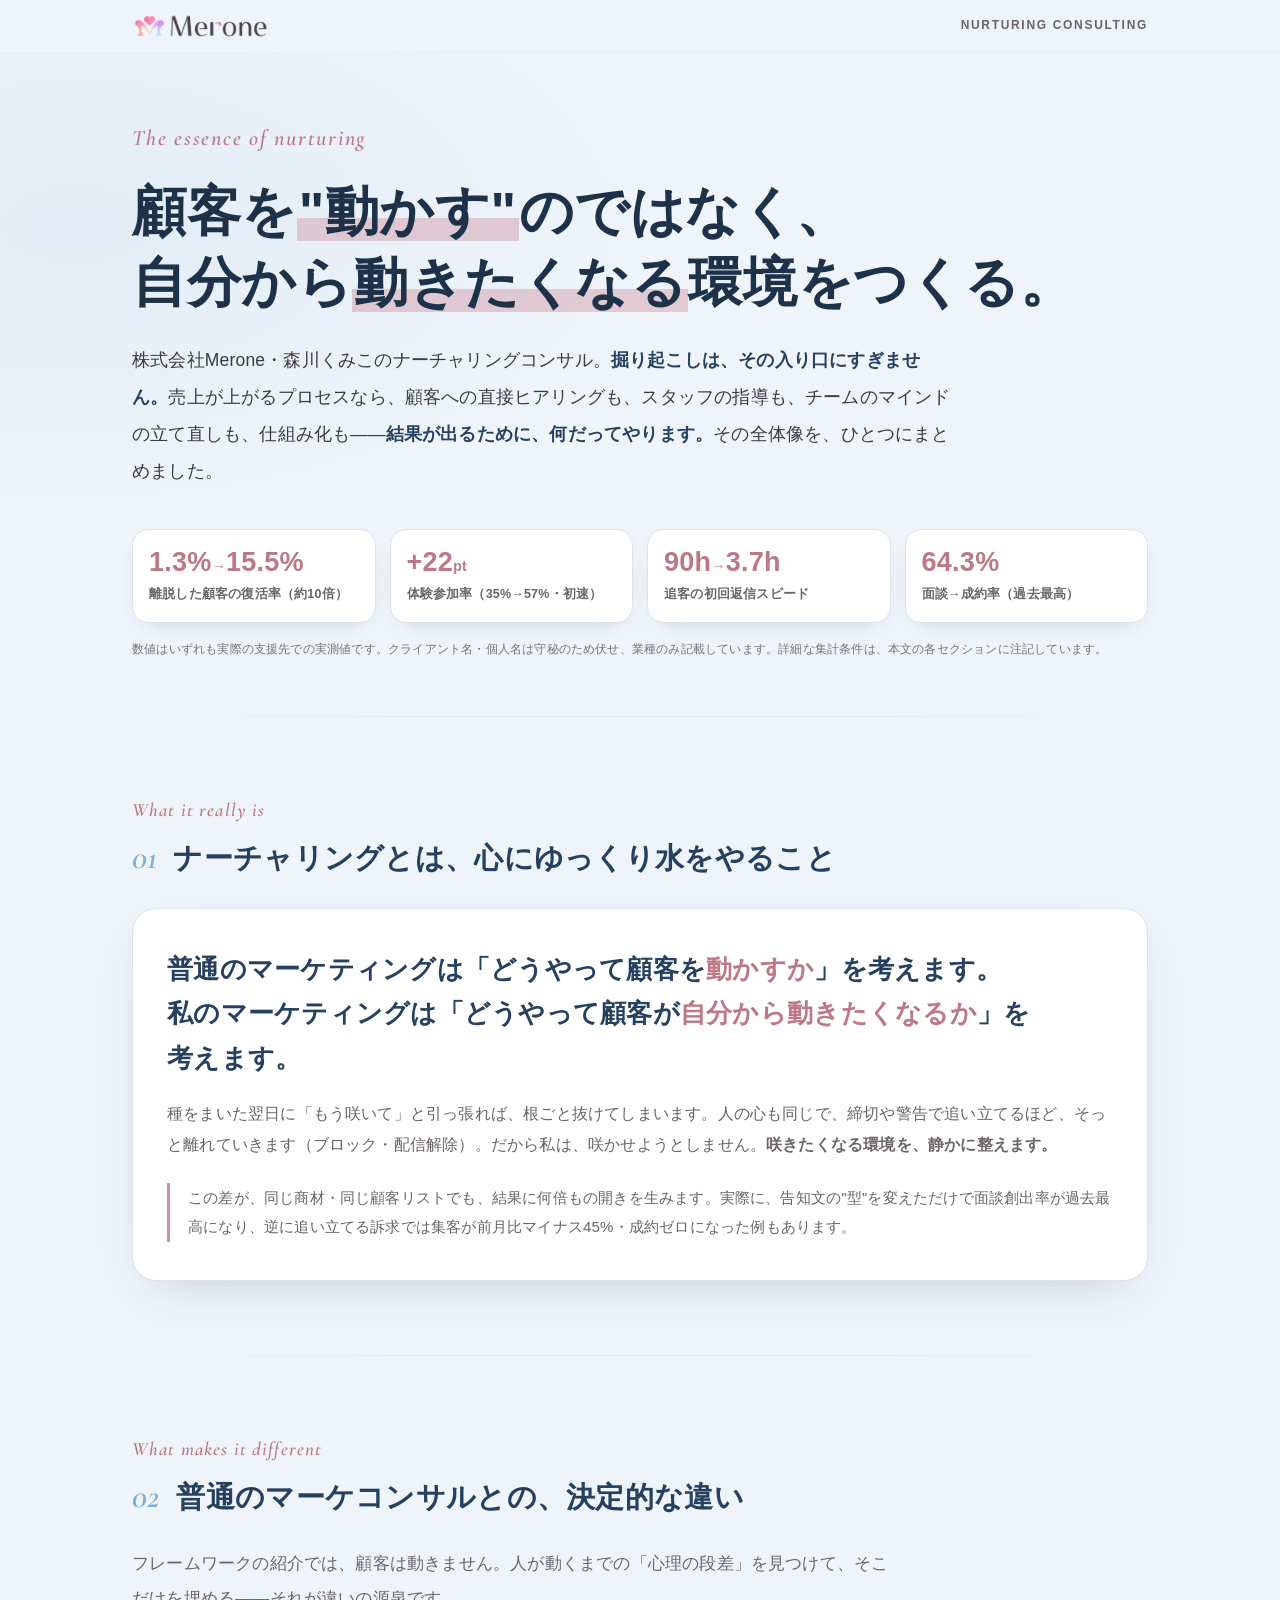
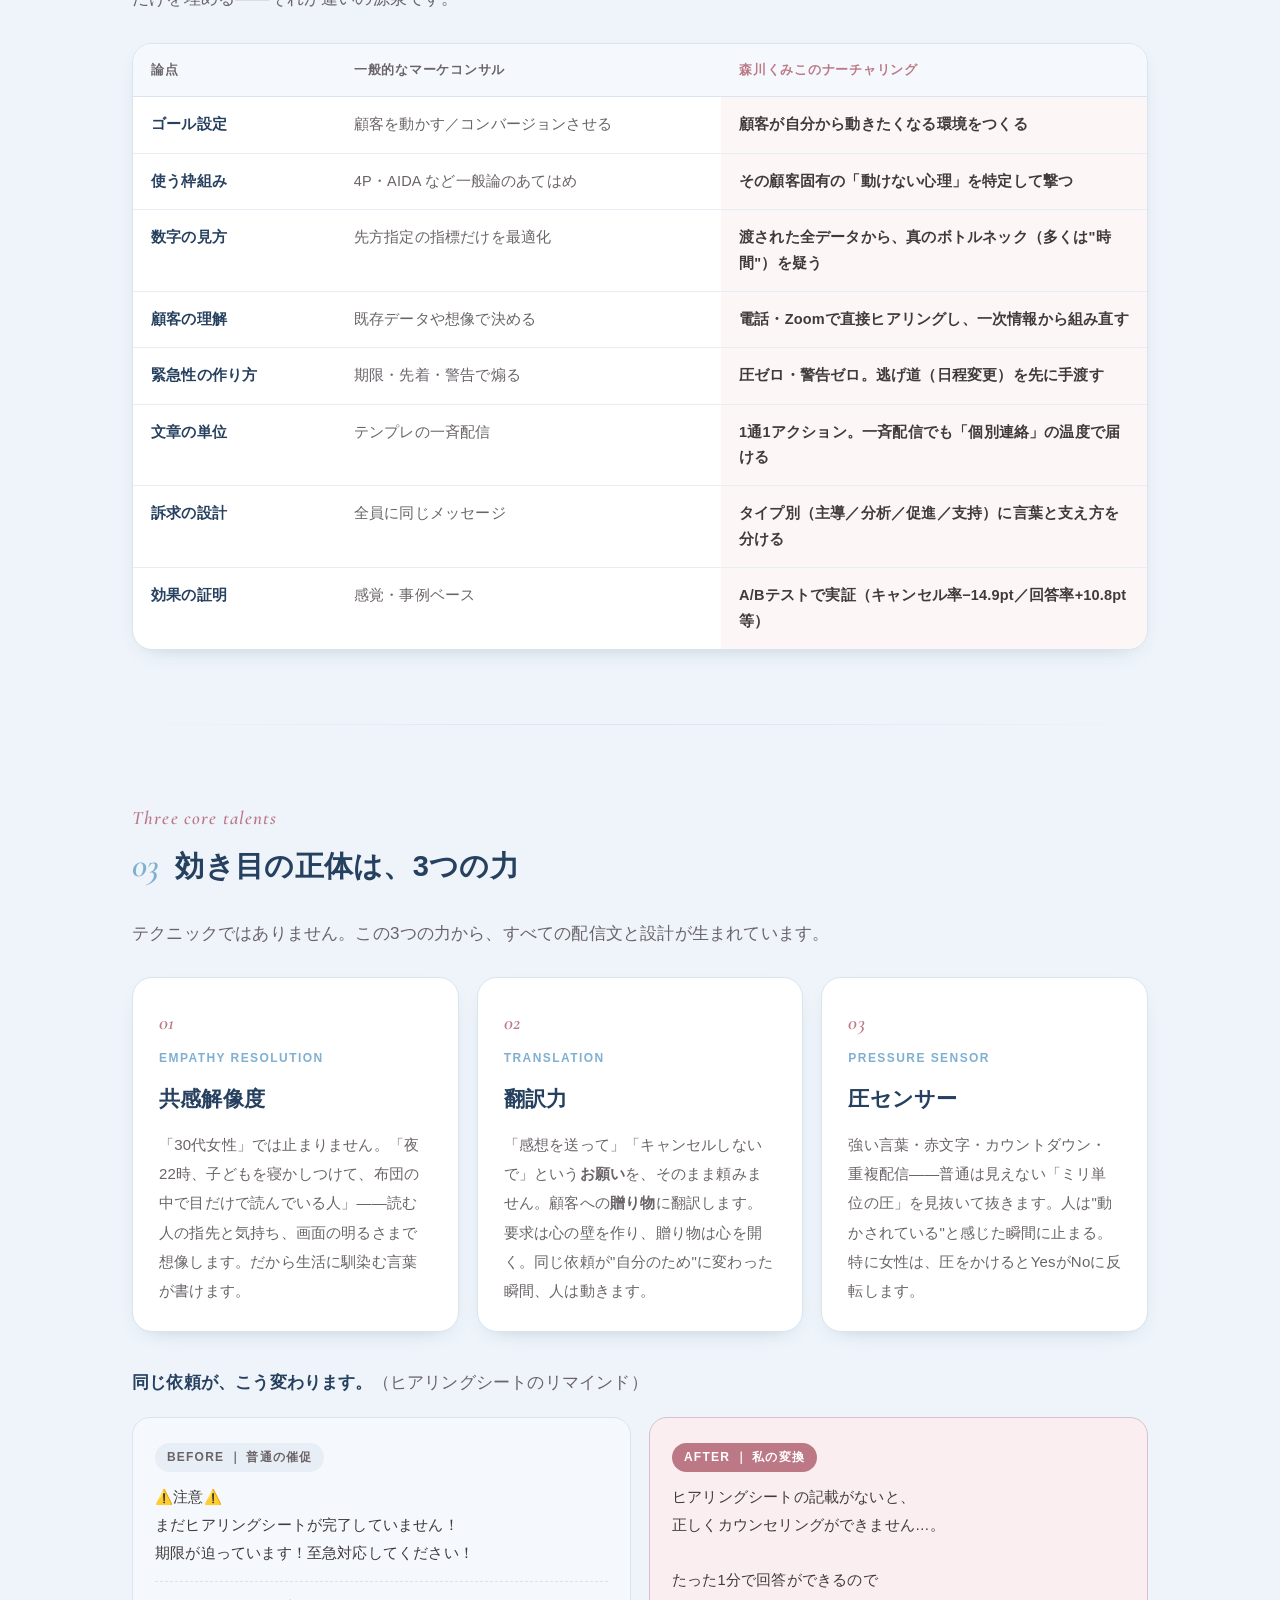
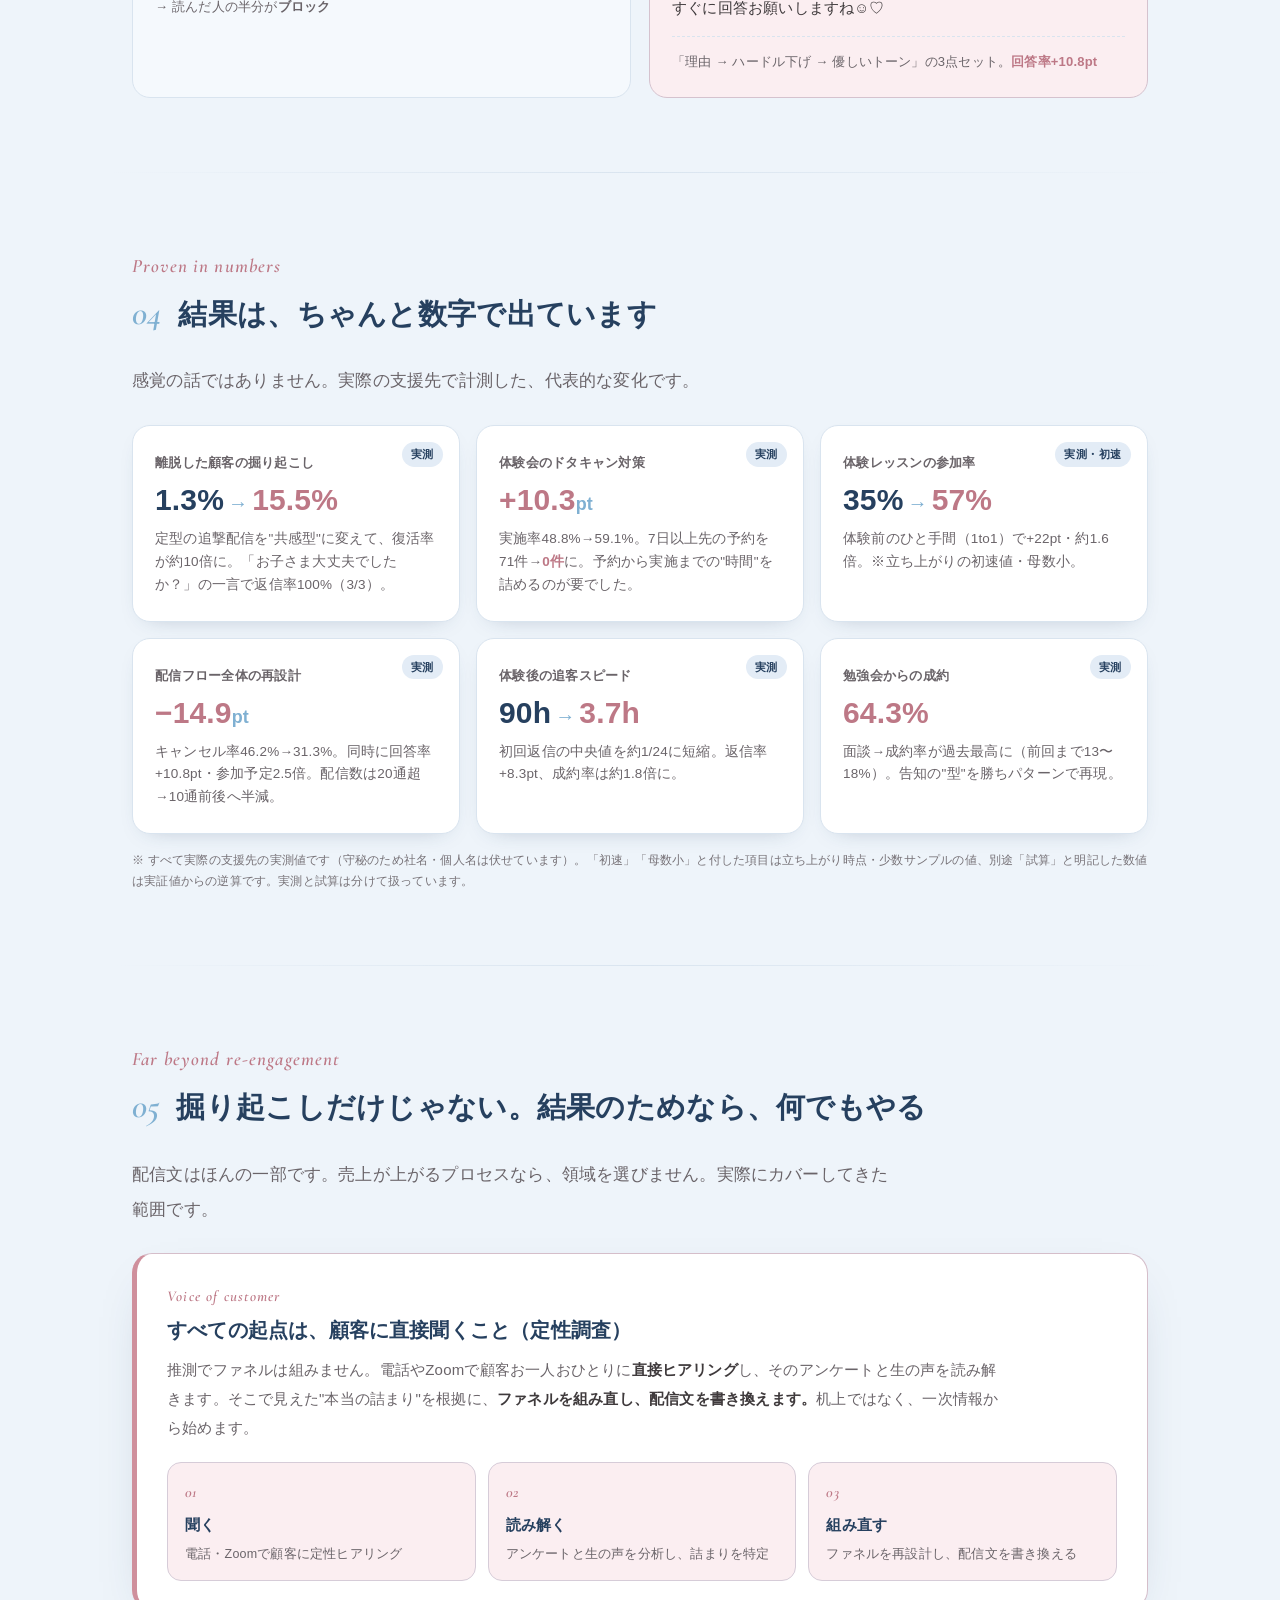
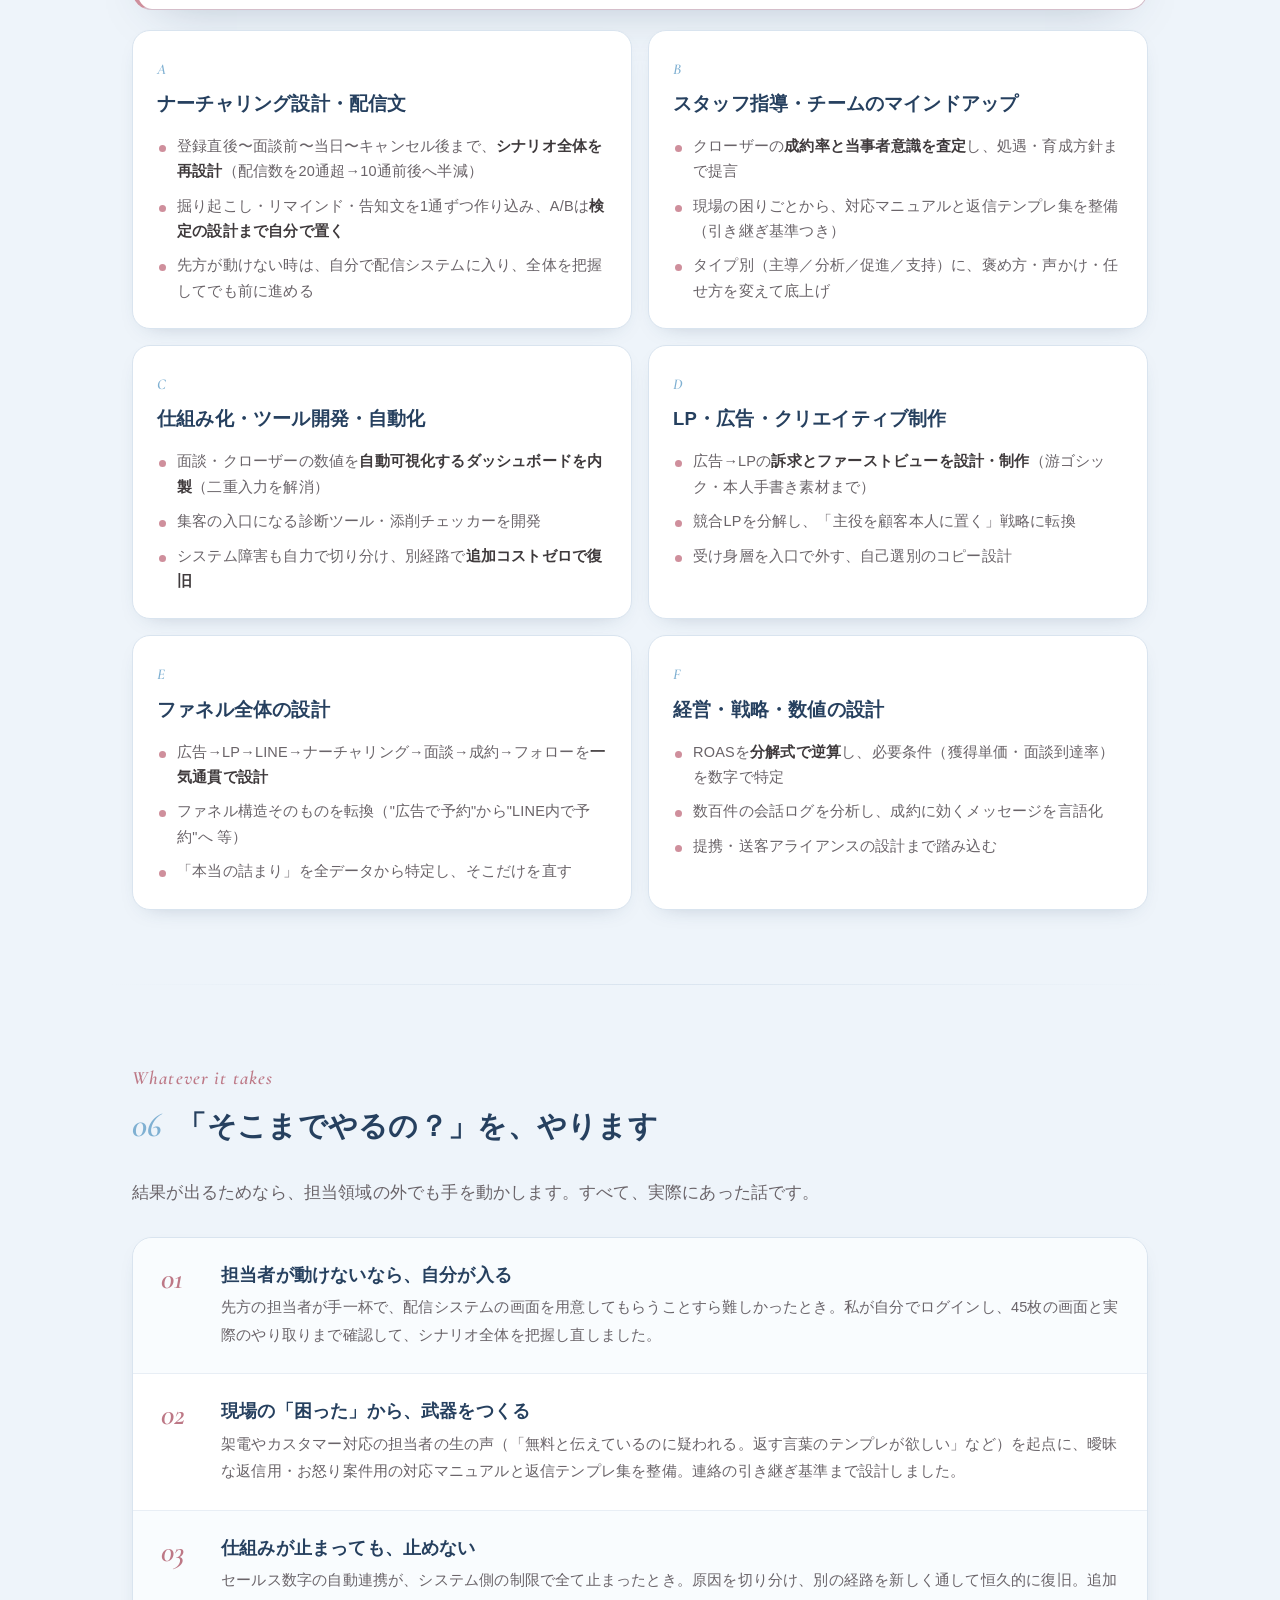
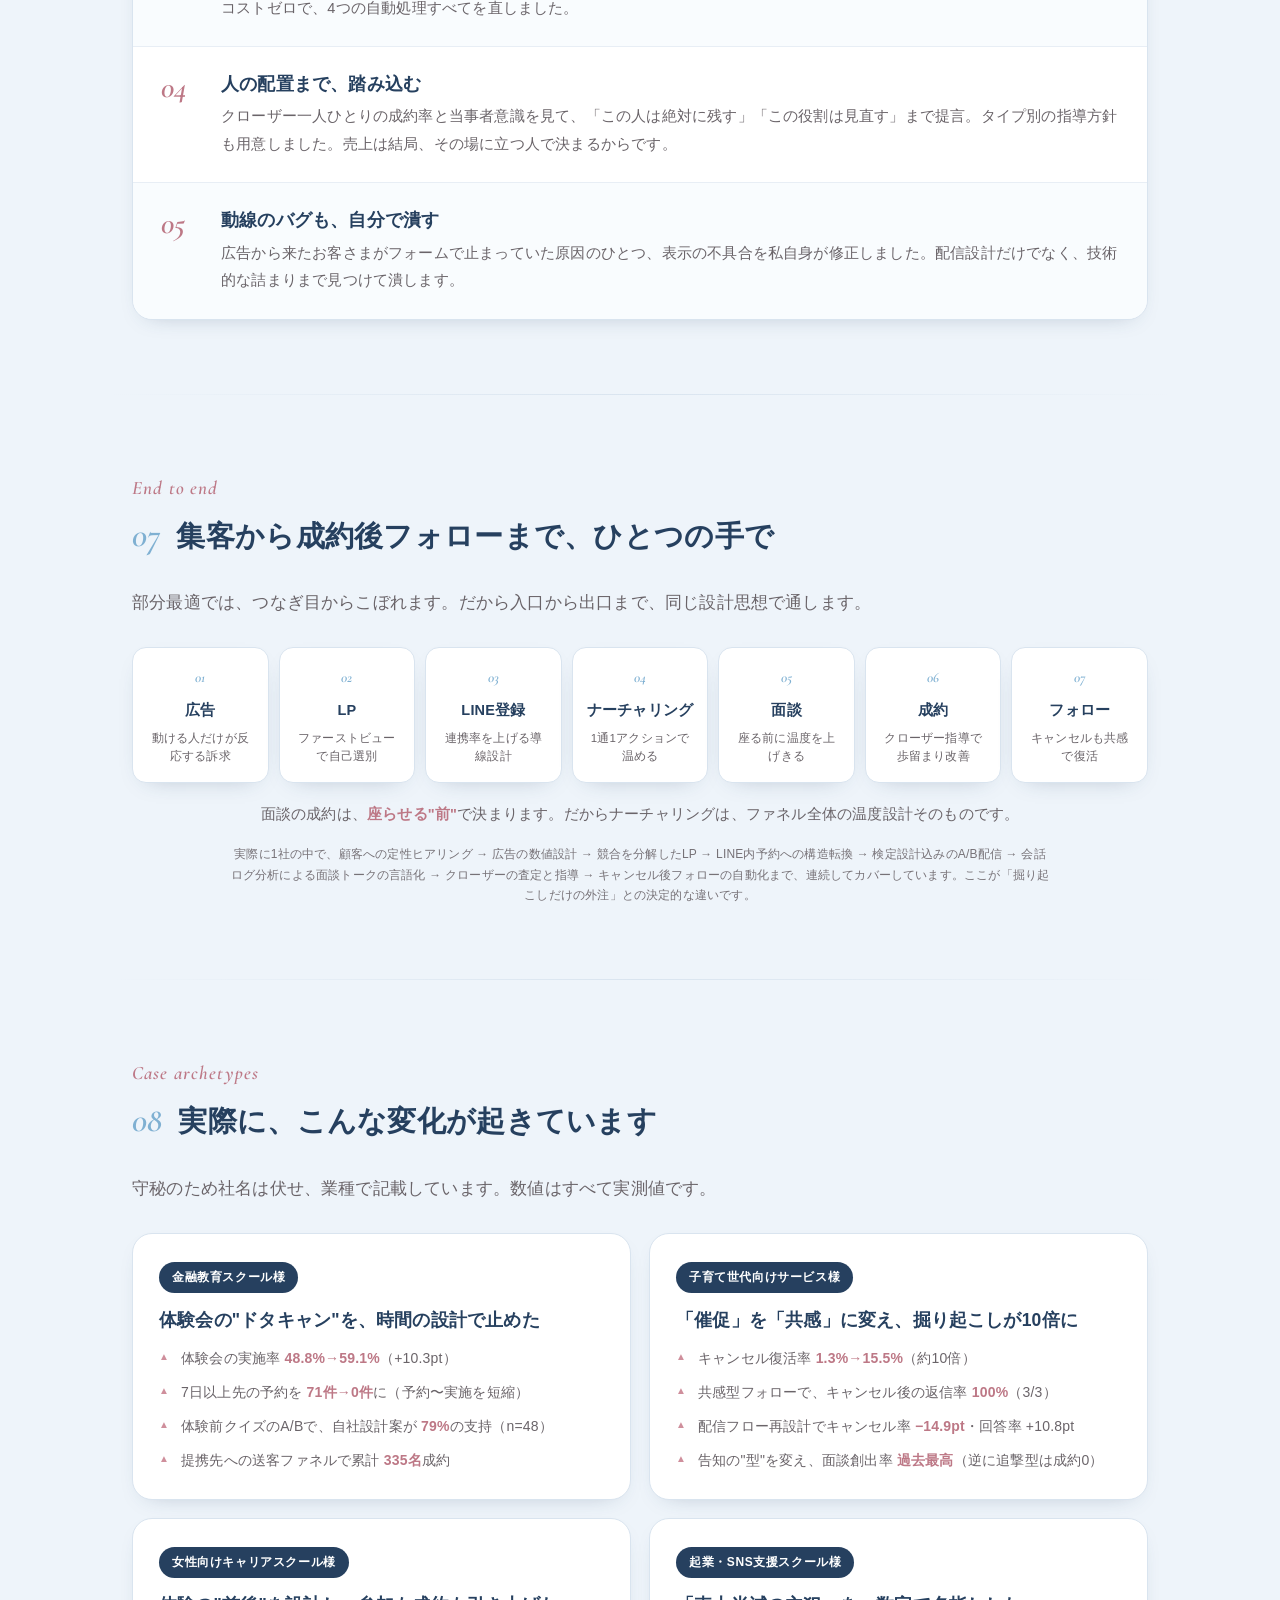
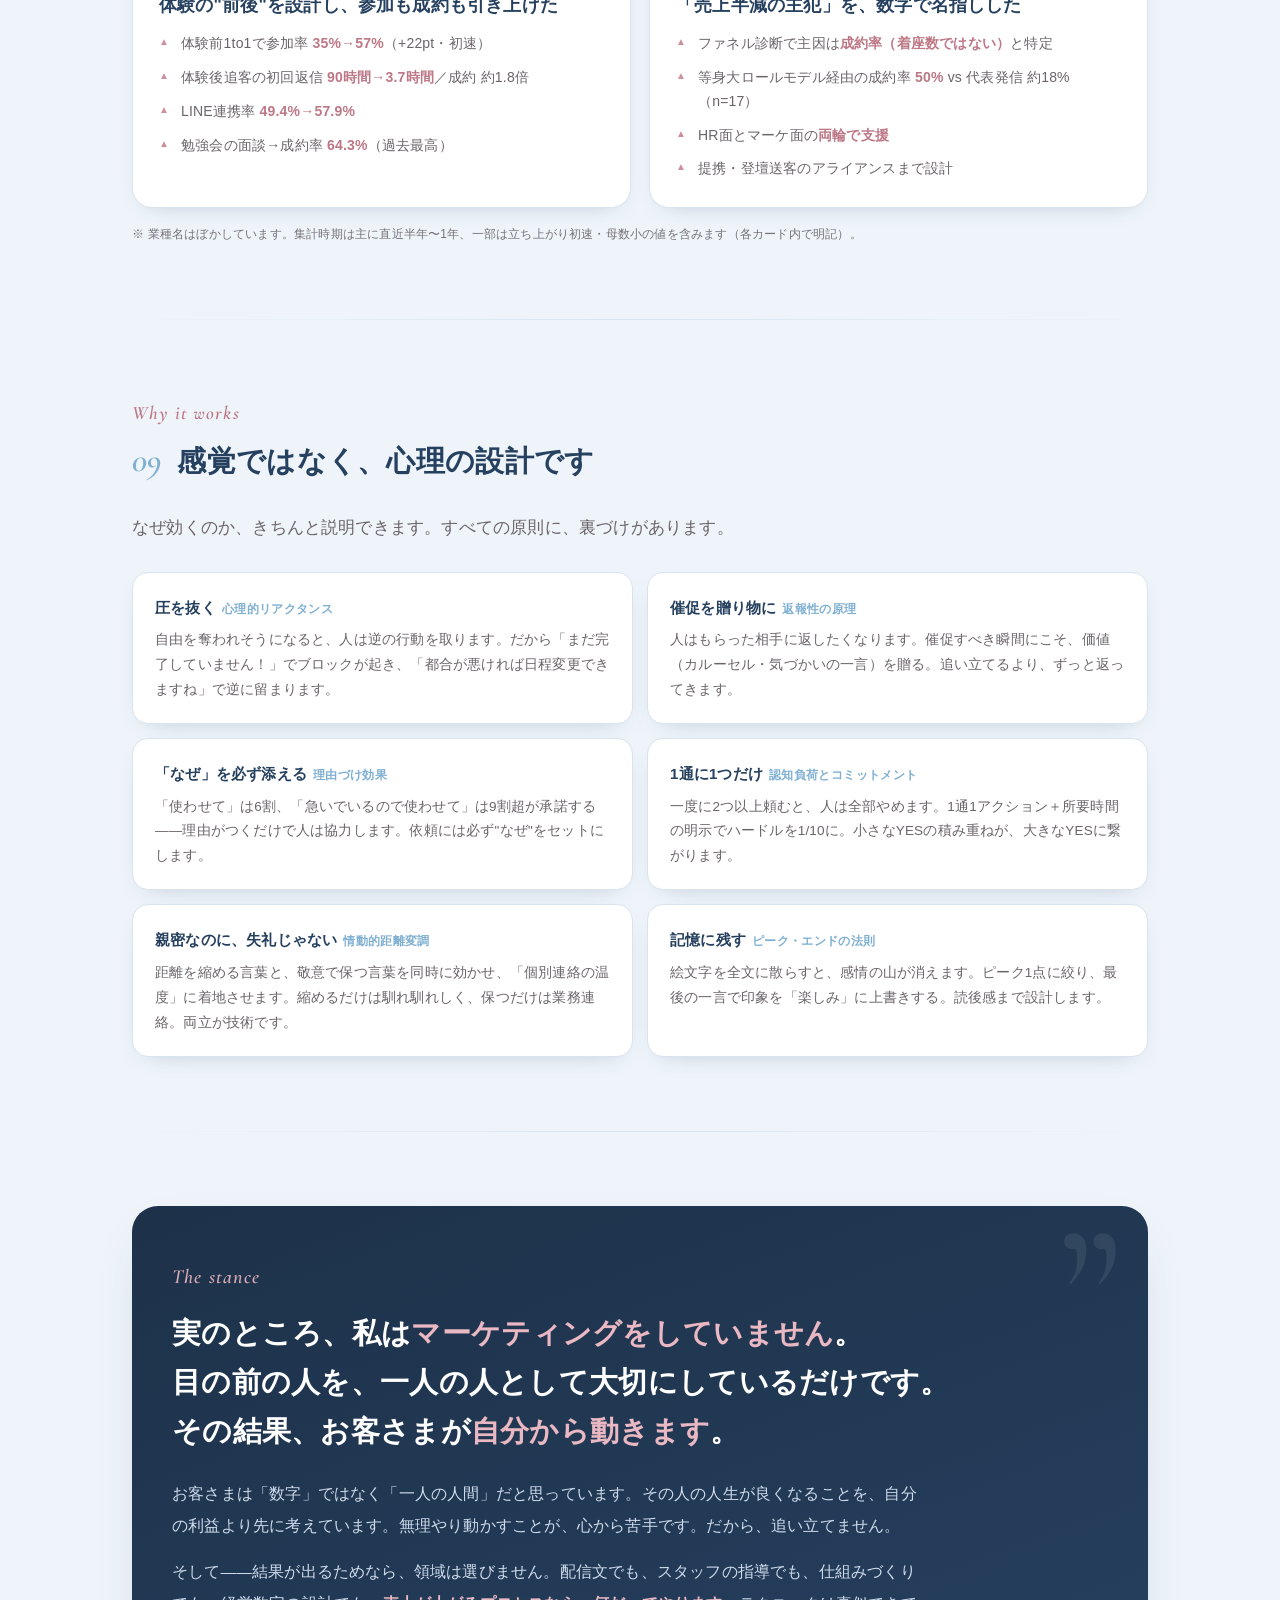
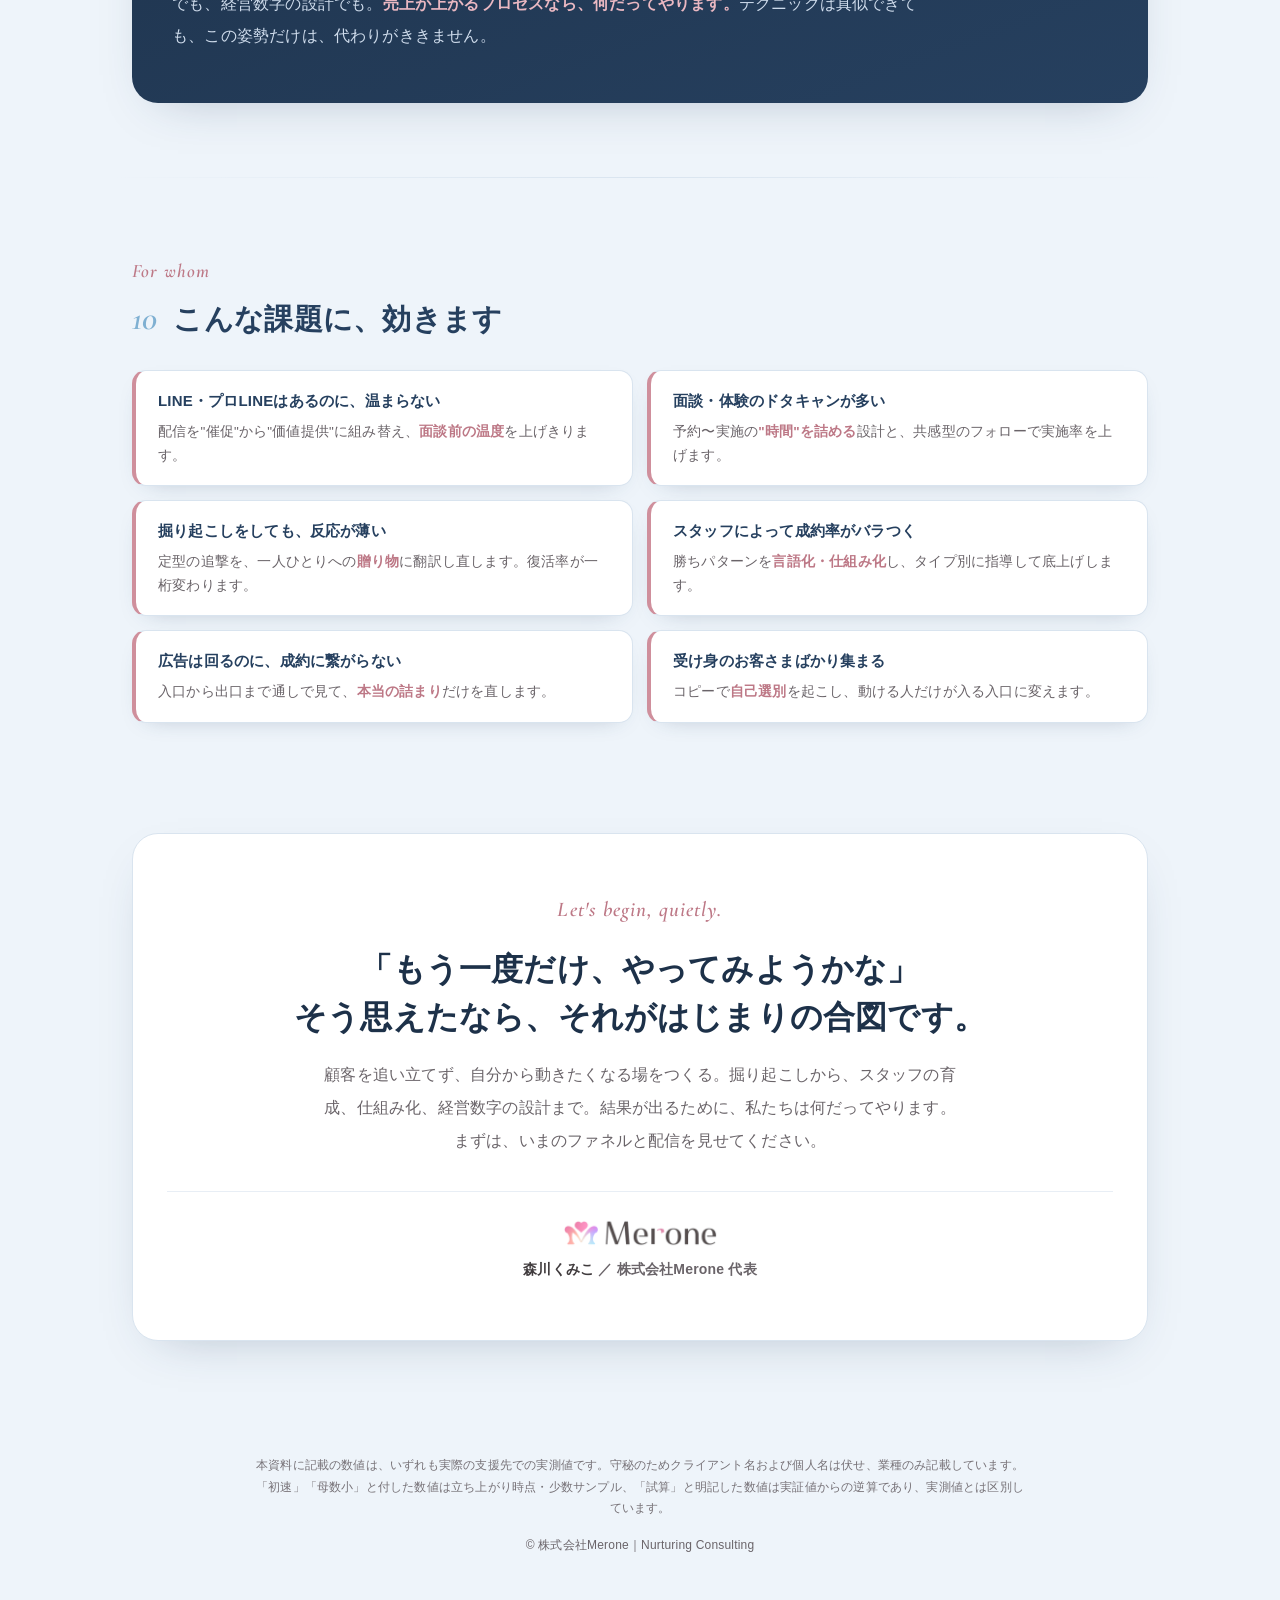
<file: index.html>
<!doctype html>
<html lang="ja">
<head>
<meta charset="utf-8">
<meta name="viewport" content="width=device-width, initial-scale=1">
<meta name="color-scheme" content="light only">
<title>ナーチャリングコンサルの真髄｜株式会社Merone 森川くみこ</title>
<meta name="description" content="顧客を動かすのではなく、自分から動きたくなる環境をつくる。株式会社Merone・森川くみこのナーチャリングコンサルの本質と提供範囲をまとめた紹介資料です。">
<meta property="og:title" content="ナーチャリングコンサルの真髄｜株式会社Merone">
<meta property="og:description" content="掘り起こしはその入り口にすぎません。売上が上がるプロセスなら、結果のために何だってやる。">
<meta property="og:type" content="website">
<link rel="preconnect" href="https://fonts.googleapis.com">
<link rel="preconnect" href="https://fonts.gstatic.com" crossorigin>
<link href="https://fonts.googleapis.com/css2?family=Cormorant+Garamond:ital,wght@0,500;0,600;1,500&display=swap" rel="stylesheet">
<style>
:root{
  color-scheme:light;
  --bg:#eef4fa;
  --bg2:#f5f9fd;
  --panel:#ffffff;
  --ink:#3f3a3c;
  --ink-soft:#6a6469;
  --navy:#26405f;
  --navy-deep:#1d3149;
  --pink:#cf8f9c;
  --pink-deep:#bd7886;
  --pink-soft:#fbeef1;
  --blue:#7fb0d2;
  --blue-soft:#e3ecf6;
  --line:#d9e4ef;
  --line-soft:#e8eef5;
  --shadow:0 18px 50px -28px rgba(38,64,95,.35);
  --shadow-sm:0 8px 24px -16px rgba(38,64,95,.4);
}
/* light-only brand deck — dark-mode overrides intentionally removed for consistent Merone palette */
*{box-sizing:border-box;margin:0;padding:0}
html{scroll-behavior:smooth;overflow-x:hidden}
body{overflow-x:hidden}
body{
  background:
    radial-gradient(1200px 620px at 82% -8%, var(--pink-soft) 0%, rgba(0,0,0,0) 55%),
    radial-gradient(1100px 560px at 6% 2%, var(--blue-soft) 0%, rgba(0,0,0,0) 52%),
    var(--bg);
  color:var(--ink);
  font-family:"Yu Gothic","YuGothic","Hiragino Kaku Gothic ProN","Hiragino Sans","Noto Sans JP",Meiryo,sans-serif;
  font-size:16px;line-height:1.95;
  -webkit-font-smoothing:antialiased;
  letter-spacing:.012em;
}
.serif{font-family:"Cormorant Garamond","Times New Roman",serif;font-style:italic;letter-spacing:.02em}
/* Japanese phrase-aware wrapping: normal flow wrapping (never overflow) + phrase-aware break where supported */
.nb{white-space:normal}
.hero h1,.sec-title,.reframe .big,.stance h2,.closing h2,.case h3{word-break:auto-phrase;overflow-wrap:anywhere}
.mob{display:none}
@media(max-width:560px){.mob{display:inline}}
img{max-width:100%;display:block}

/* ---------- layout ---------- */
.wrap{max-width:1060px;margin:0 auto;padding:0 22px}
section{padding:74px 0}
.divider{height:1px;background:linear-gradient(90deg,rgba(0,0,0,0),var(--line),rgba(0,0,0,0));max-width:1060px;margin:0 auto}

/* ---------- header ---------- */
header.site{
  position:sticky;top:0;z-index:50;
  backdrop-filter:saturate(1.2) blur(10px);
  background:color-mix(in srgb, var(--bg) 82%, transparent);
  border-bottom:1px solid var(--line-soft);
}
header.site .row{max-width:1060px;margin:0 auto;padding:13px 22px;display:flex;align-items:center;justify-content:space-between;gap:16px}
header.site img{height:26px;width:auto}
header.site .tag{font-size:12px;color:var(--ink-soft);letter-spacing:.14em;font-weight:600}
@media(max-width:560px){header.site .tag{display:none}}

/* ---------- eyebrow / section head ---------- */
.eyebrow{
  font-family:"Cormorant Garamond",serif;font-style:italic;
  font-size:19px;color:var(--pink-deep);letter-spacing:.06em;margin-bottom:10px;font-weight:600;
}
.sec-head{display:flex;align-items:baseline;gap:16px;margin-bottom:30px}
.sec-no{font-family:"Cormorant Garamond",serif;font-style:italic;font-size:34px;color:var(--blue);font-weight:600;line-height:1;flex:none}
.sec-title{font-size:clamp(22px,3.2vw,29px);font-weight:800;color:var(--navy);letter-spacing:.01em;line-height:1.4;text-wrap:balance}
.lead{font-size:17px;color:var(--ink-soft);max-width:760px;line-height:2.05}

/* ---------- hero ---------- */
.hero{padding:64px 0 56px;text-align:left}
.hero .kicker{font-family:"Cormorant Garamond",serif;font-style:italic;font-size:22px;color:var(--pink-deep);letter-spacing:.08em;font-weight:600}
.hero h1{
  font-size:clamp(30px,6vw,54px);font-weight:900;color:var(--navy-deep);
  line-height:1.32;margin:16px 0 24px;letter-spacing:.01em;
}
.hero h1 .hl{
  background:linear-gradient(transparent 62%, color-mix(in srgb,var(--pink) 42%,transparent) 62%);
  padding:0 2px;
}
.hero p.sub{font-size:17.5px;color:var(--ink);max-width:820px;line-height:2.1}
.hero p.sub b{color:var(--navy);font-weight:800}
.proof{display:grid;grid-template-columns:repeat(4,1fr);gap:14px;margin-top:40px}
.proof .p{
  background:var(--panel);border:1px solid var(--line);border-radius:16px;padding:18px 16px;
  box-shadow:var(--shadow-sm);
}
.proof .n{font-size:27px;font-weight:900;color:var(--pink-deep);font-variant-numeric:tabular-nums;line-height:1.1;letter-spacing:.01em}
.proof .n small{font-size:14px;font-weight:800}
.proof .l{font-size:12.5px;color:var(--ink-soft);margin-top:6px;line-height:1.6;font-weight:600}
@media(max-width:760px){.proof{grid-template-columns:repeat(2,1fr)}}

/* ---------- generic cards ---------- */
.grid{display:grid;gap:18px}
.g2{grid-template-columns:repeat(2,1fr)}
.g3{grid-template-columns:repeat(3,1fr)}
@media(max-width:820px){.g2,.g3{grid-template-columns:1fr}}
.card{background:var(--panel);border:1px solid var(--line);border-radius:20px;padding:26px 26px;box-shadow:var(--shadow-sm)}
.card h3{font-size:19px;color:var(--navy);font-weight:800;margin-bottom:10px;letter-spacing:.01em}
.card p{font-size:15px;color:var(--ink-soft);line-height:1.95}

/* talent cards */
.talent .no{font-family:"Cormorant Garamond",serif;font-style:italic;font-size:20px;color:var(--pink-deep);font-weight:600}
.talent .en{font-size:12px;color:var(--blue);letter-spacing:.12em;font-weight:700;margin-top:4px}
.talent h3{margin-top:8px;font-size:21px}

/* ---------- reframe / garden ---------- */
.reframe{background:var(--panel);border:1px solid var(--line);border-radius:24px;padding:38px 34px;box-shadow:var(--shadow);position:relative;overflow:hidden}
.reframe .big{font-size:clamp(20px,3vw,26px);font-weight:800;color:var(--navy);line-height:1.7;letter-spacing:.01em}
.reframe .big .accent{color:var(--pink-deep)}
.reframe .note{margin-top:18px;font-size:15.5px;color:var(--ink-soft);line-height:2.05}
.reframe .quote{margin-top:22px;padding-left:18px;border-left:3px solid var(--pink);font-size:15px;color:var(--ink-soft);font-style:normal}

/* ---------- comparison table ---------- */
.tblwrap{overflow-x:auto;border:1px solid var(--line);border-radius:20px;background:var(--panel);box-shadow:var(--shadow-sm)}
table.cmp{border-collapse:collapse;width:100%;min-width:680px;font-size:14.5px}
table.cmp th{background:var(--bg2);color:var(--ink-soft);font-size:12.5px;letter-spacing:.06em;text-align:left;padding:14px 18px;font-weight:800;border-bottom:1px solid var(--line)}
table.cmp th.them{color:var(--ink-soft)}
table.cmp th.us{color:var(--pink-deep)}
table.cmp td{padding:15px 18px;border-bottom:1px solid var(--line-soft);vertical-align:top;line-height:1.75}
table.cmp tr:last-child td{border-bottom:0}
table.cmp td.axis{font-weight:800;color:var(--navy);width:20%;white-space:nowrap}
table.cmp td.them{color:var(--ink-soft);width:38%}
table.cmp td.us{color:var(--ink);width:42%;background:color-mix(in srgb,var(--pink-soft) 55%,transparent);font-weight:600}

/* ---------- before/after ---------- */
.ba{display:grid;grid-template-columns:1fr 1fr;gap:18px}
@media(max-width:820px){.ba{grid-template-columns:1fr}}
.ba .box{border-radius:18px;padding:22px 22px;border:1px solid var(--line)}
.ba .before{background:var(--bg2)}
.ba .after{background:var(--pink-soft);border-color:color-mix(in srgb,var(--pink) 40%,var(--line))}
.ba .lab{font-size:12px;font-weight:800;letter-spacing:.1em;margin-bottom:12px;display:inline-block;padding:3px 12px;border-radius:999px}
.ba .before .lab{color:var(--ink-soft);background:var(--line-soft)}
.ba .after .lab{color:#fff;background:var(--pink-deep)}
.ba .msg{font-size:14.5px;line-height:1.9;white-space:pre-line;color:var(--ink)}
.ba .res{margin-top:14px;font-size:13px;color:var(--ink-soft);border-top:1px dashed var(--line);padding-top:12px}
.ba .res b{color:var(--pink-deep);font-weight:800}

/* ---------- stat grid ---------- */
.stats{display:grid;grid-template-columns:repeat(3,1fr);gap:16px}
@media(max-width:820px){.stats{grid-template-columns:repeat(2,1fr)}}
@media(max-width:520px){.stats{grid-template-columns:1fr}}
.stat{background:var(--panel);border:1px solid var(--line);border-radius:18px;padding:24px 22px;box-shadow:var(--shadow-sm);position:relative}
.stat .flow{font-size:13px;color:var(--ink-soft);font-weight:700;margin-bottom:8px;letter-spacing:.02em}
.stat .big{font-size:30px;font-weight:900;color:var(--navy);font-variant-numeric:tabular-nums;line-height:1.15;letter-spacing:.005em}
.stat .big .to{color:var(--blue);font-weight:800;font-size:20px;margin:0 4px}
.stat .big .up{color:var(--pink-deep)}
.stat .cap{font-size:13.5px;color:var(--ink-soft);margin-top:10px;line-height:1.7}
.stat .tagv{position:absolute;top:16px;right:16px;font-size:10.5px;font-weight:800;letter-spacing:.05em;padding:2px 9px;border-radius:999px;background:var(--blue-soft);color:var(--navy)}

/* ---------- scope map ---------- */
.scope{display:grid;grid-template-columns:repeat(2,1fr);gap:16px}
@media(max-width:820px){.scope{grid-template-columns:1fr}}
.scope .s{background:var(--panel);border:1px solid var(--line);border-radius:18px;padding:24px 24px;box-shadow:var(--shadow-sm)}
.scope .s .cat{font-family:"Cormorant Garamond",serif;font-style:italic;font-size:15px;color:var(--blue);font-weight:600;letter-spacing:.08em}
.scope .s h3{font-size:18.5px;color:var(--navy);font-weight:800;margin:2px 0 12px}
.scope .s ul{list-style:none;display:flex;flex-direction:column;gap:9px}
.scope .s li{font-size:14.5px;color:var(--ink-soft);line-height:1.75;padding-left:20px;position:relative}
.scope .s li::before{content:"";position:absolute;left:2px;top:11px;width:7px;height:7px;border-radius:50%;background:var(--pink)}
.scope .s li b{color:var(--ink);font-weight:800}

/* episodes */
.episodes{display:flex;flex-direction:column;border:1px solid var(--line);border-radius:20px;overflow:hidden;background:var(--panel);box-shadow:var(--shadow-sm)}
.episodes .ep{display:flex;gap:20px;padding:24px 28px;border-bottom:1px solid var(--line-soft);align-items:flex-start}
.episodes .ep:last-child{border-bottom:0}
.episodes .ep:nth-child(odd){background:color-mix(in srgb,var(--bg2) 55%,transparent)}
.episodes .epn{font-family:"Cormorant Garamond",serif;font-style:italic;font-size:30px;color:var(--pink-deep);font-weight:600;line-height:1.1;flex:none;width:40px}
.episodes .epc h3{font-size:17.5px;color:var(--navy);font-weight:800;margin-bottom:6px;line-height:1.5}
.episodes .epc p{font-size:14.5px;color:var(--ink-soft);line-height:1.9}
@media(max-width:560px){.episodes .ep{gap:14px;padding:20px 20px}.episodes .epn{width:30px;font-size:24px}}

/* feature block (顧客調査) */
.feature{background:var(--panel);border:1px solid color-mix(in srgb,var(--pink) 45%,var(--line));border-left:5px solid var(--pink);border-radius:20px;padding:28px 30px;box-shadow:var(--shadow);margin-bottom:20px}
.feature .cat{font-family:"Cormorant Garamond",serif;font-style:italic;font-size:15px;color:var(--pink-deep);font-weight:600;letter-spacing:.08em}
.feature h3{font-size:20px;color:var(--navy);font-weight:800;margin:3px 0 10px;line-height:1.5}
.feature p{font-size:15px;color:var(--ink-soft);line-height:1.95;max-width:840px}
.feature p b{color:var(--ink);font-weight:800}
.feature .flow3{display:flex;flex-wrap:wrap;gap:12px;margin-top:20px}
.feature .f{flex:1;min-width:190px;background:var(--pink-soft);border:1px solid color-mix(in srgb,var(--pink) 28%,var(--line));border-radius:14px;padding:15px 17px}
.feature .f .k{font-family:"Cormorant Garamond",serif;font-style:italic;color:var(--pink-deep);font-size:15px;font-weight:600}
.feature .f .t{font-size:15px;font-weight:800;color:var(--navy);margin-top:2px}
.feature .f .d{font-size:12.5px;color:var(--ink-soft);margin-top:5px;line-height:1.65}

/* ---------- funnel flow ---------- */
.funnel{display:flex;flex-wrap:wrap;gap:10px;align-items:stretch}
.funnel .step{flex:1;min-width:118px;background:var(--panel);border:1px solid var(--line);border-radius:14px;padding:16px 14px;text-align:center;box-shadow:var(--shadow-sm);position:relative}
.funnel .step .k{font-family:"Cormorant Garamond",serif;font-style:italic;color:var(--blue);font-size:14px;font-weight:600}
.funnel .step .t{font-size:14.5px;font-weight:800;color:var(--navy);margin-top:4px}
.funnel .step .d{font-size:11.5px;color:var(--ink-soft);margin-top:5px;line-height:1.6}
.funnel-note{margin-top:18px;font-size:14.5px;color:var(--ink-soft);text-align:center;line-height:1.9}
.funnel-note b{color:var(--pink-deep);font-weight:800}

/* ---------- case cards ---------- */
.case{background:var(--panel);border:1px solid var(--line);border-radius:20px;padding:26px 26px;box-shadow:var(--shadow-sm)}
.case .seg{font-size:12px;font-weight:800;letter-spacing:.05em;color:#fff;background:var(--navy);display:inline-block;padding:4px 13px;border-radius:999px;margin-bottom:14px}
.case h3{font-size:17.5px;color:var(--navy);font-weight:800;margin-bottom:14px;line-height:1.5}
.case ul{list-style:none;display:flex;flex-direction:column;gap:10px}
.case li{font-size:14px;color:var(--ink-soft);line-height:1.7;padding-left:22px;position:relative}
.case li::before{content:"▲";position:absolute;left:0;top:1px;color:var(--pink);font-size:10px}
.case li b{color:var(--pink-deep);font-weight:800;font-variant-numeric:tabular-nums}

/* ---------- psychology mini ---------- */
.psy{display:grid;grid-template-columns:repeat(2,1fr);gap:14px}
@media(max-width:820px){.psy{grid-template-columns:1fr}}
.psy .p{background:var(--panel);border:1px solid var(--line);border-radius:16px;padding:20px 22px;box-shadow:var(--shadow-sm)}
.psy .p .th{font-size:15px;font-weight:800;color:var(--navy);margin-bottom:6px}
.psy .p .th span{font-size:12px;color:var(--blue);font-weight:700;margin-left:6px;letter-spacing:.03em}
.psy .p p{font-size:13.5px;color:var(--ink-soft);line-height:1.85}

/* ---------- stance ---------- */
.stance{background:linear-gradient(160deg,var(--navy-deep),var(--navy));border-radius:26px;padding:52px 40px;color:#eaf1fb;box-shadow:var(--shadow);position:relative;overflow:hidden}
.stance::before{content:"”";position:absolute;top:-10px;right:24px;font-family:"Cormorant Garamond",serif;font-size:200px;color:rgba(255,255,255,.08);line-height:1}
.stance .e{font-family:"Cormorant Garamond",serif;font-style:italic;color:#d9a9b4;font-size:20px;letter-spacing:.06em;font-weight:600}
.stance h2{font-size:clamp(21px,3.3vw,29px);font-weight:800;line-height:1.7;margin:12px 0 22px;color:#fff;letter-spacing:.01em}
.stance h2 em{font-style:normal;color:#eab8c2}
.stance p{font-size:15.5px;line-height:2.05;color:#cfdcec;max-width:760px}
.stance p+p{margin-top:14px}

/* ---------- for-whom ---------- */
.whom{display:grid;grid-template-columns:repeat(2,1fr);gap:14px}
@media(max-width:820px){.whom{grid-template-columns:1fr}}
.whom .w{background:var(--panel);border:1px solid var(--line);border-left:4px solid var(--pink);border-radius:14px;padding:18px 22px;box-shadow:var(--shadow-sm)}
.whom .w .q{font-size:15px;font-weight:800;color:var(--navy);line-height:1.6}
.whom .w .a{font-size:13.5px;color:var(--ink-soft);margin-top:7px;line-height:1.75}
.whom .w .a b{color:var(--pink-deep);font-weight:800}

/* ---------- closing ---------- */
.closing{text-align:center;background:var(--panel);border:1px solid var(--line);border-radius:26px;padding:56px 34px;box-shadow:var(--shadow)}
.closing .e{font-family:"Cormorant Garamond",serif;font-style:italic;color:var(--pink-deep);font-size:21px;font-weight:600;letter-spacing:.05em}
.closing h2{font-size:clamp(22px,3.6vw,32px);font-weight:900;color:var(--navy-deep);margin:14px 0 18px;line-height:1.5;text-wrap:balance}
.closing p{font-size:16px;color:var(--ink-soft);max-width:640px;margin:0 auto;line-height:2.05}
.sign{margin-top:34px;padding-top:26px;border-top:1px solid var(--line-soft);display:flex;flex-direction:column;align-items:center;gap:8px}
.sign img{height:30px;width:auto;opacity:.95}
.sign .who{font-size:14px;color:var(--ink);font-weight:800}
.sign .who span{color:var(--ink-soft);font-weight:600}

/* footer */
footer{padding:40px 22px 60px;text-align:center;color:var(--ink-soft);font-size:12px;line-height:1.9}
footer .note{max-width:780px;margin:0 auto 14px;font-size:11.5px;opacity:.9}

.mini-note{font-size:12px;color:var(--ink-soft);margin-top:16px;line-height:1.7;opacity:.9}
.mono{font-variant-numeric:tabular-nums}
</style>
</head>
<body>

<header class="site">
  <div class="row">
    <img src="merone-logo.png" alt="Merone">
    <div class="tag">NURTURING&nbsp;CONSULTING</div>
  </div>
</header>

<!-- HERO -->
<div class="wrap">
  <section class="hero">
    <div class="kicker">The essence of nurturing</div>
    <h1><span class="nb">顧客を</span><wbr><span class="nb hl">"動かす"</span><wbr><span class="nb">のではなく、</span><br><span class="nb">自分から</span><wbr><span class="nb hl">動きたくなる</span><br class="mob"><wbr><span class="nb">環境を</span><wbr><span class="nb">つくる。</span></h1>
    <p class="sub">株式会社Merone・森川くみこのナーチャリングコンサル。<b>掘り起こしは、その入り口にすぎません。</b>売上が上がるプロセスなら、顧客への直接ヒアリングも、スタッフの指導も、チームのマインドの立て直しも、仕組み化も——<b>結果が出るために、何だってやります。</b>その全体像を、ひとつにまとめました。</p>

    <div class="proof">
      <div class="p"><div class="n">1.3%<small>→</small>15.5%</div><div class="l">離脱した顧客の復活率（約10倍）</div></div>
      <div class="p"><div class="n">+22<small>pt</small></div><div class="l">体験参加率（35%→57%・初速）</div></div>
      <div class="p"><div class="n">90h<small>→</small>3.7h</div><div class="l">追客の初回返信スピード</div></div>
      <div class="p"><div class="n">64.3%</div><div class="l">面談→成約率（過去最高）</div></div>
    </div>
    <p class="mini-note">数値はいずれも実際の支援先での実測値です。クライアント名・個人名は守秘のため伏せ、業種のみ記載しています。詳細な集計条件は、本文の各セクションに注記しています。</p>
  </section>
</div>

<div class="divider"></div>

<!-- 01 一言でいうと -->
<div class="wrap">
  <section>
    <div class="eyebrow">What it really is</div>
    <div class="sec-head"><div class="sec-no">01</div><div class="sec-title"><span class="nb">ナーチャリングとは、</span><wbr><span class="nb">心に</span><wbr><span class="nb">ゆっくり</span><wbr><span class="nb">水を</span><wbr><span class="nb">やること</span></div></div>
    <div class="reframe">
      <div class="big"><span class="nb">普通の</span><wbr><span class="nb">マーケティングは</span><wbr><span class="nb">「どうやって</span><wbr><span class="nb">顧客を</span><wbr><span class="nb accent">動かすか</span><wbr><span class="nb">」を考えます。</span><br><span class="nb">私の</span><wbr><span class="nb">マーケティングは</span><wbr><span class="nb">「どうやって</span><wbr><span class="nb">顧客が</span><wbr><span class="nb accent">自分から動きたくなるか</span><wbr><span class="nb">」を考えます。</span></div>
      <div class="note">種をまいた翌日に「もう咲いて」と引っ張れば、根ごと抜けてしまいます。人の心も同じで、締切や警告で追い立てるほど、そっと離れていきます（ブロック・配信解除）。だから私は、咲かせようとしません。<b>咲きたくなる環境を、静かに整えます。</b></div>
      <div class="quote">この差が、同じ商材・同じ顧客リストでも、結果に何倍もの開きを生みます。実際に、告知文の"型"を変えただけで面談創出率が過去最高になり、逆に追い立てる訴求では集客が前月比マイナス45%・成約ゼロになった例もあります。</div>
    </div>
  </section>
</div>

<div class="divider"></div>

<!-- 02 違い -->
<div class="wrap">
  <section>
    <div class="eyebrow">What makes it different</div>
    <div class="sec-head"><div class="sec-no">02</div><div class="sec-title"><span class="nb">普通の</span><wbr><span class="nb">マーケコンサルとの、</span><wbr><span class="nb">決定的な</span><wbr><span class="nb">違い</span></div></div>
    <p class="lead" style="margin-bottom:26px">フレームワークの紹介では、顧客は動きません。人が動くまでの「心理の段差」を見つけて、そこだけを埋める——それが違いの源泉です。</p>
    <div class="tblwrap">
      <table class="cmp">
        <thead><tr><th>論点</th><th class="them">一般的なマーケコンサル</th><th class="us">森川くみこのナーチャリング</th></tr></thead>
        <tbody>
          <tr><td class="axis">ゴール設定</td><td class="them">顧客を動かす／コンバージョンさせる</td><td class="us">顧客が自分から動きたくなる環境をつくる</td></tr>
          <tr><td class="axis">使う枠組み</td><td class="them">4P・AIDA など一般論のあてはめ</td><td class="us">その顧客固有の「動けない心理」を特定して撃つ</td></tr>
          <tr><td class="axis">数字の見方</td><td class="them">先方指定の指標だけを最適化</td><td class="us">渡された全データから、真のボトルネック（多くは"時間"）を疑う</td></tr>
          <tr><td class="axis">顧客の理解</td><td class="them">既存データや想像で決める</td><td class="us">電話・Zoomで直接ヒアリングし、一次情報から組み直す</td></tr>
          <tr><td class="axis">緊急性の作り方</td><td class="them">期限・先着・警告で煽る</td><td class="us">圧ゼロ・警告ゼロ。逃げ道（日程変更）を先に手渡す</td></tr>
          <tr><td class="axis">文章の単位</td><td class="them">テンプレの一斉配信</td><td class="us">1通1アクション。一斉配信でも「個別連絡」の温度で届ける</td></tr>
          <tr><td class="axis">訴求の設計</td><td class="them">全員に同じメッセージ</td><td class="us">タイプ別（主導／分析／促進／支持）に言葉と支え方を分ける</td></tr>
          <tr><td class="axis">効果の証明</td><td class="them">感覚・事例ベース</td><td class="us">A/Bテストで実証（キャンセル率−14.9pt／回答率+10.8pt 等）</td></tr>
        </tbody>
      </table>
    </div>
  </section>
</div>

<div class="divider"></div>

<!-- 03 3つの才能 -->
<div class="wrap">
  <section>
    <div class="eyebrow">Three core talents</div>
    <div class="sec-head"><div class="sec-no">03</div><div class="sec-title"><span class="nb">効き目の</span><wbr><span class="nb">正体は、</span><wbr><span class="nb">3つの力</span></div></div>
    <p class="lead" style="margin-bottom:26px">テクニックではありません。この3つの力から、すべての配信文と設計が生まれています。</p>
    <div class="grid g3">
      <div class="card talent">
        <div class="no">01</div><div class="en">EMPATHY RESOLUTION</div>
        <h3>共感解像度</h3>
        <p>「30代女性」では止まりません。「夜22時、子どもを寝かしつけて、布団の中で目だけで読んでいる人」——読む人の指先と気持ち、画面の明るさまで想像します。だから生活に馴染む言葉が書けます。</p>
      </div>
      <div class="card talent">
        <div class="no">02</div><div class="en">TRANSLATION</div>
        <h3>翻訳力</h3>
        <p>「感想を送って」「キャンセルしないで」という<b>お願い</b>を、そのまま頼みません。顧客への<b>贈り物</b>に翻訳します。要求は心の壁を作り、贈り物は心を開く。同じ依頼が"自分のため"に変わった瞬間、人は動きます。</p>
      </div>
      <div class="card talent">
        <div class="no">03</div><div class="en">PRESSURE SENSOR</div>
        <h3>圧センサー</h3>
        <p>強い言葉・赤文字・カウントダウン・重複配信——普通は見えない「ミリ単位の圧」を見抜いて抜きます。人は"動かされている"と感じた瞬間に止まる。特に女性は、圧をかけるとYesがNoに反転します。</p>
      </div>
    </div>

    <!-- before/after -->
    <div style="margin-top:34px">
      <p class="lead" style="margin-bottom:16px"><b style="color:var(--navy)">同じ依頼が、こう変わります。</b>（ヒアリングシートのリマインド）</p>
      <div class="ba">
        <div class="box before">
          <span class="lab">BEFORE ｜ 普通の催促</span>
          <div class="msg">⚠️注意⚠️
まだヒアリングシートが完了していません！
期限が迫っています！至急対応してください！</div>
          <div class="res">→ 読んだ人の半分が<b style="color:var(--ink-soft)">ブロック</b></div>
        </div>
        <div class="box after">
          <span class="lab">AFTER ｜ 私の変換</span>
          <div class="msg">ヒアリングシートの記載がないと、
正しくカウンセリングができません…。

たった1分で回答ができるので
すぐに回答お願いしますね☺️♡</div>
          <div class="res">「理由 → ハードル下げ → 優しいトーン」の3点セット。<b>回答率+10.8pt</b></div>
        </div>
      </div>
    </div>
  </section>
</div>

<div class="divider"></div>

<!-- 04 数字 -->
<div class="wrap">
  <section>
    <div class="eyebrow">Proven in numbers</div>
    <div class="sec-head"><div class="sec-no">04</div><div class="sec-title"><span class="nb">結果は、</span><wbr><span class="nb">ちゃんと</span><wbr><span class="nb">数字で</span><wbr><span class="nb">出ています</span></div></div>
    <p class="lead" style="margin-bottom:26px">感覚の話ではありません。実際の支援先で計測した、代表的な変化です。</p>
    <div class="stats">
      <div class="stat"><span class="tagv">実測</span><div class="flow">離脱した顧客の掘り起こし</div><div class="big"><span class="mono">1.3%</span><span class="to">→</span><span class="up mono">15.5%</span></div><div class="cap">定型の追撃配信を"共感型"に変えて、復活率が約10倍に。「お子さま大丈夫でしたか？」の一言で返信率100%（3/3）。</div></div>
      <div class="stat"><span class="tagv">実測</span><div class="flow">体験会のドタキャン対策</div><div class="big"><span class="up mono">+10.3</span><span style="font-size:18px;color:var(--blue)">pt</span></div><div class="cap">実施率48.8%→59.1%。7日以上先の予約を71件→<b style="color:var(--pink-deep)">0件</b>に。予約から実施までの"時間"を詰めるのが要でした。</div></div>
      <div class="stat"><span class="tagv">実測・初速</span><div class="flow">体験レッスンの参加率</div><div class="big"><span class="mono">35%</span><span class="to">→</span><span class="up mono">57%</span></div><div class="cap">体験前のひと手間（1to1）で+22pt・約1.6倍。※立ち上がりの初速値・母数小。</div></div>
      <div class="stat"><span class="tagv">実測</span><div class="flow">配信フロー全体の再設計</div><div class="big"><span class="up mono">−14.9</span><span style="font-size:18px;color:var(--blue)">pt</span></div><div class="cap">キャンセル率46.2%→31.3%。同時に回答率+10.8pt・参加予定2.5倍。配信数は20通超→10通前後へ半減。</div></div>
      <div class="stat"><span class="tagv">実測</span><div class="flow">体験後の追客スピード</div><div class="big"><span class="mono">90h</span><span class="to">→</span><span class="up mono">3.7h</span></div><div class="cap">初回返信の中央値を約1/24に短縮。返信率+8.3pt、成約率は約1.8倍に。</div></div>
      <div class="stat"><span class="tagv">実測</span><div class="flow">勉強会からの成約</div><div class="big"><span class="up mono">64.3%</span></div><div class="cap">面談→成約率が過去最高に（前回まで13〜18%）。告知の"型"を勝ちパターンで再現。</div></div>
    </div>
    <p class="mini-note">※ すべて実際の支援先の実測値です（守秘のため社名・個人名は伏せています）。「初速」「母数小」と付した項目は立ち上がり時点・少数サンプルの値、別途「試算」と明記した数値は実証値からの逆算です。実測と試算は分けて扱っています。</p>
  </section>
</div>

<div class="divider"></div>

<!-- 05 掘り起こしだけじゃない -->
<div class="wrap">
  <section>
    <div class="eyebrow">Far beyond re-engagement</div>
    <div class="sec-head"><div class="sec-no">05</div><div class="sec-title"><span class="nb">掘り起こし</span><wbr><span class="nb">だけじゃない。</span><wbr><span class="nb">結果の</span><wbr><span class="nb">ためなら、</span><wbr><span class="nb">何でもやる</span></div></div>
    <p class="lead" style="margin-bottom:26px">配信文はほんの一部です。売上が上がるプロセスなら、領域を選びません。実際にカバーしてきた範囲です。</p>
    <div class="feature">
      <div class="cat">Voice of customer</div>
      <h3>すべての起点は、顧客に直接聞くこと（定性調査）</h3>
      <p>推測でファネルは組みません。電話やZoomで顧客お一人おひとりに<b>直接ヒアリング</b>し、そのアンケートと生の声を読み解きます。そこで見えた"本当の詰まり"を根拠に、<b>ファネルを組み直し、配信文を書き換えます。</b>机上ではなく、一次情報から始めます。</p>
      <div class="flow3">
        <div class="f"><div class="k">01</div><div class="t">聞く</div><div class="d">電話・Zoomで顧客に定性ヒアリング</div></div>
        <div class="f"><div class="k">02</div><div class="t">読み解く</div><div class="d">アンケートと生の声を分析し、詰まりを特定</div></div>
        <div class="f"><div class="k">03</div><div class="t">組み直す</div><div class="d">ファネルを再設計し、配信文を書き換える</div></div>
      </div>
    </div>
    <div class="scope">
      <div class="s"><div class="cat">A</div><h3>ナーチャリング設計・配信文</h3><ul>
        <li>登録直後〜面談前〜当日〜キャンセル後まで、<b>シナリオ全体を再設計</b>（配信数を20通超→10通前後へ半減）</li>
        <li>掘り起こし・リマインド・告知文を1通ずつ作り込み、A/Bは<b>検定の設計まで自分で置く</b></li>
        <li>先方が動けない時は、自分で配信システムに入り、全体を把握してでも前に進める</li>
      </ul></div>
      <div class="s"><div class="cat">B</div><h3>スタッフ指導・チームのマインドアップ</h3><ul>
        <li>クローザーの<b>成約率と当事者意識を査定</b>し、処遇・育成方針まで提言</li>
        <li>現場の困りごとから、対応マニュアルと返信テンプレ集を整備（引き継ぎ基準つき）</li>
        <li>タイプ別（主導／分析／促進／支持）に、褒め方・声かけ・任せ方を変えて底上げ</li>
      </ul></div>
      <div class="s"><div class="cat">C</div><h3>仕組み化・ツール開発・自動化</h3><ul>
        <li>面談・クローザーの数値を<b>自動可視化するダッシュボードを内製</b>（二重入力を解消）</li>
        <li>集客の入口になる診断ツール・添削チェッカーを開発</li>
        <li>システム障害も自力で切り分け、別経路で<b>追加コストゼロで復旧</b></li>
      </ul></div>
      <div class="s"><div class="cat">D</div><h3>LP・広告・クリエイティブ制作</h3><ul>
        <li>広告→LPの<b>訴求とファーストビューを設計・制作</b>（游ゴシック・本人手書き素材まで）</li>
        <li>競合LPを分解し、「主役を顧客本人に置く」戦略に転換</li>
        <li>受け身層を入口で外す、自己選別のコピー設計</li>
      </ul></div>
      <div class="s"><div class="cat">E</div><h3>ファネル全体の設計</h3><ul>
        <li>広告→LP→LINE→ナーチャリング→面談→成約→フォローを<b>一気通貫で設計</b></li>
        <li>ファネル構造そのものを転換（"広告で予約"から"LINE内で予約"へ 等）</li>
        <li>「本当の詰まり」を全データから特定し、そこだけを直す</li>
      </ul></div>
      <div class="s"><div class="cat">F</div><h3>経営・戦略・数値の設計</h3><ul>
        <li>ROASを<b>分解式で逆算</b>し、必要条件（獲得単価・面談到達率）を数字で特定</li>
        <li>数百件の会話ログを分析し、成約に効くメッセージを言語化</li>
        <li>提携・送客アライアンスの設計まで踏み込む</li>
      </ul></div>
    </div>
  </section>
</div>

<div class="divider"></div>

<!-- 06 そこまでやるのか -->
<div class="wrap">
  <section>
    <div class="eyebrow">Whatever it takes</div>
    <div class="sec-head"><div class="sec-no">06</div><div class="sec-title"><span class="nb">「そこまで</span><wbr><span class="nb">やるの？」を、</span><wbr><span class="nb">やります</span></div></div>
    <p class="lead" style="margin-bottom:26px">結果が出るためなら、担当領域の外でも手を動かします。すべて、実際にあった話です。</p>
    <div class="episodes">
      <div class="ep"><div class="epn">01</div><div class="epc"><h3>担当者が動けないなら、自分が入る</h3><p>先方の担当者が手一杯で、配信システムの画面を用意してもらうことすら難しかったとき。私が自分でログインし、45枚の画面と実際のやり取りまで確認して、シナリオ全体を把握し直しました。</p></div></div>
      <div class="ep"><div class="epn">02</div><div class="epc"><h3>現場の「困った」から、武器をつくる</h3><p>架電やカスタマー対応の担当者の生の声（「無料と伝えているのに疑われる。返す言葉のテンプレが欲しい」など）を起点に、曖昧な返信用・お怒り案件用の対応マニュアルと返信テンプレ集を整備。連絡の引き継ぎ基準まで設計しました。</p></div></div>
      <div class="ep"><div class="epn">03</div><div class="epc"><h3>仕組みが止まっても、止めない</h3><p>セールス数字の自動連携が、システム側の制限で全て止まったとき。原因を切り分け、別の経路を新しく通して恒久的に復旧。追加コストゼロで、4つの自動処理すべてを直しました。</p></div></div>
      <div class="ep"><div class="epn">04</div><div class="epc"><h3>人の配置まで、踏み込む</h3><p>クローザー一人ひとりの成約率と当事者意識を見て、「この人は絶対に残す」「この役割は見直す」まで提言。タイプ別の指導方針も用意しました。売上は結局、その場に立つ人で決まるからです。</p></div></div>
      <div class="ep"><div class="epn">05</div><div class="epc"><h3>動線のバグも、自分で潰す</h3><p>広告から来たお客さまがフォームで止まっていた原因のひとつ、表示の不具合を私自身が修正しました。配信設計だけでなく、技術的な詰まりまで見つけて潰します。</p></div></div>
    </div>
  </section>
</div>

<div class="divider"></div>

<!-- 07 一気通貫 -->
<div class="wrap">
  <section>
    <div class="eyebrow">End to end</div>
    <div class="sec-head"><div class="sec-no">07</div><div class="sec-title"><span class="nb">集客から</span><wbr><span class="nb">成約後</span><wbr><span class="nb">フォローまで、</span><wbr><span class="nb">ひとつの手で</span></div></div>
    <p class="lead" style="margin-bottom:26px">部分最適では、つなぎ目からこぼれます。だから入口から出口まで、同じ設計思想で通します。</p>
    <div class="funnel">
      <div class="step"><div class="k">01</div><div class="t">広告</div><div class="d">動ける人だけが反応する訴求</div></div>
      <div class="step"><div class="k">02</div><div class="t">LP</div><div class="d">ファーストビューで自己選別</div></div>
      <div class="step"><div class="k">03</div><div class="t">LINE登録</div><div class="d">連携率を上げる導線設計</div></div>
      <div class="step"><div class="k">04</div><div class="t">ナーチャリング</div><div class="d">1通1アクションで温める</div></div>
      <div class="step"><div class="k">05</div><div class="t">面談</div><div class="d">座る前に温度を上げきる</div></div>
      <div class="step"><div class="k">06</div><div class="t">成約</div><div class="d">クローザー指導で歩留まり改善</div></div>
      <div class="step"><div class="k">07</div><div class="t">フォロー</div><div class="d">キャンセルも共感で復活</div></div>
    </div>
    <p class="funnel-note">面談の成約は、<b>座らせる"前"</b>で決まります。だからナーチャリングは、ファネル全体の温度設計そのものです。</p>
    <p class="mini-note" style="text-align:center;max-width:820px;margin:16px auto 0">実際に1社の中で、顧客への定性ヒアリング → 広告の数値設計 → 競合を分解したLP → LINE内予約への構造転換 → 検定設計込みのA/B配信 → 会話ログ分析による面談トークの言語化 → クローザーの査定と指導 → キャンセル後フォローの自動化まで、連続してカバーしています。ここが「掘り起こしだけの外注」との決定的な違いです。</p>
  </section>
</div>

<div class="divider"></div>

<!-- 08 実例 -->
<div class="wrap">
  <section>
    <div class="eyebrow">Case archetypes</div>
    <div class="sec-head"><div class="sec-no">08</div><div class="sec-title"><span class="nb">実際に、</span><wbr><span class="nb">こんな変化が</span><wbr><span class="nb">起きています</span></div></div>
    <p class="lead" style="margin-bottom:26px">守秘のため社名は伏せ、業種で記載しています。数値はすべて実測値です。</p>
    <div class="grid g2">
      <div class="case">
        <span class="seg">金融教育スクール様</span>
        <h3><span class="nb">体験会の"ドタキャン"を、</span><wbr><span class="nb">時間の設計で</span><wbr><span class="nb">止めた</span></h3>
        <ul>
          <li>体験会の実施率 <b>48.8%→59.1%</b>（+10.3pt）</li>
          <li>7日以上先の予約を <b>71件→0件</b>に（予約〜実施を短縮）</li>
          <li>体験前クイズのA/Bで、自社設計案が <b>79%</b>の支持（n=48）</li>
          <li>提携先への送客ファネルで累計 <b>335名</b>成約</li>
        </ul>
      </div>
      <div class="case">
        <span class="seg">子育て世代向けサービス様</span>
        <h3><span class="nb">「催促」を</span><wbr><span class="nb">「共感」に変え、</span><wbr><span class="nb">掘り起こしが</span><wbr><span class="nb">10倍に</span></h3>
        <ul>
          <li>キャンセル復活率 <b>1.3%→15.5%</b>（約10倍）</li>
          <li>共感型フォローで、キャンセル後の返信率 <b>100%</b>（3/3）</li>
          <li>配信フロー再設計でキャンセル率 <b>−14.9pt</b>・回答率 +10.8pt</li>
          <li>告知の"型"を変え、面談創出率 <b>過去最高</b>（逆に追撃型は成約0）</li>
        </ul>
      </div>
      <div class="case">
        <span class="seg">女性向けキャリアスクール様</span>
        <h3><span class="nb">体験の"前後"を</span><wbr><span class="nb">設計し、</span><wbr><span class="nb">参加も成約も</span><wbr><span class="nb">引き上げた</span></h3>
        <ul>
          <li>体験前1to1で参加率 <b>35%→57%</b>（+22pt・初速）</li>
          <li>体験後追客の初回返信 <b>90時間→3.7時間</b>／成約 約1.8倍</li>
          <li>LINE連携率 <b>49.4%→57.9%</b></li>
          <li>勉強会の面談→成約率 <b>64.3%</b>（過去最高）</li>
        </ul>
      </div>
      <div class="case">
        <span class="seg">起業・SNS支援スクール様</span>
        <h3><span class="nb">「売上半減の主犯」を、</span><wbr><span class="nb">数字で</span><wbr><span class="nb">名指しした</span></h3>
        <ul>
          <li>ファネル診断で主因は<b>成約率（着座数ではない）</b>と特定</li>
          <li>等身大ロールモデル経由の成約率 <b>50%</b> vs 代表発信 約18%（n=17）</li>
          <li>HR面とマーケ面の<b>両輪で支援</b></li>
          <li>提携・登壇送客のアライアンスまで設計</li>
        </ul>
      </div>
    </div>
    <p class="mini-note">※ 業種名はぼかしています。集計時期は主に直近半年〜1年、一部は立ち上がり初速・母数小の値を含みます（各カード内で明記）。</p>
  </section>
</div>

<div class="divider"></div>

<!-- 09 なぜ効くのか -->
<div class="wrap">
  <section>
    <div class="eyebrow">Why it works</div>
    <div class="sec-head"><div class="sec-no">09</div><div class="sec-title"><span class="nb">感覚では</span><wbr><span class="nb">なく、</span><wbr><span class="nb">心理の</span><wbr><span class="nb">設計です</span></div></div>
    <p class="lead" style="margin-bottom:26px">なぜ効くのか、きちんと説明できます。すべての原則に、裏づけがあります。</p>
    <div class="psy">
      <div class="p"><div class="th">圧を抜く<span>心理的リアクタンス</span></div><p>自由を奪われそうになると、人は逆の行動を取ります。だから「まだ完了していません！」でブロックが起き、「都合が悪ければ日程変更できますね」で逆に留まります。</p></div>
      <div class="p"><div class="th">催促を贈り物に<span>返報性の原理</span></div><p>人はもらった相手に返したくなります。催促すべき瞬間にこそ、価値（カルーセル・気づかいの一言）を贈る。追い立てるより、ずっと返ってきます。</p></div>
      <div class="p"><div class="th">「なぜ」を必ず添える<span>理由づけ効果</span></div><p>「使わせて」は6割、「急いでいるので使わせて」は9割超が承諾する——理由がつくだけで人は協力します。依頼には必ず"なぜ"をセットにします。</p></div>
      <div class="p"><div class="th">1通に1つだけ<span>認知負荷とコミットメント</span></div><p>一度に2つ以上頼むと、人は全部やめます。1通1アクション＋所要時間の明示でハードルを1/10に。小さなYESの積み重ねが、大きなYESに繋がります。</p></div>
      <div class="p"><div class="th">親密なのに、失礼じゃない<span>情動的距離変調</span></div><p>距離を縮める言葉と、敬意で保つ言葉を同時に効かせ、「個別連絡の温度」に着地させます。縮めるだけは馴れ馴れしく、保つだけは業務連絡。両立が技術です。</p></div>
      <div class="p"><div class="th">記憶に残す<span>ピーク・エンドの法則</span></div><p>絵文字を全文に散らすと、感情の山が消えます。ピーク1点に絞り、最後の一言で印象を「楽しみ」に上書きする。読後感まで設計します。</p></div>
    </div>
  </section>
</div>

<div class="divider"></div>

<!-- 09b 姿勢 -->
<div class="wrap">
  <section>
    <div class="stance">
      <div class="e">The stance</div>
      <h2><span class="nb">実のところ、</span><wbr><span class="nb">私は</span><wbr><em class="nb">マーケティングを</em><wbr><em class="nb">していません</em>。<br><span class="nb">目の前の人を、</span><wbr><span class="nb">一人の人として</span><wbr><span class="nb">大切にしているだけです。</span><br><span class="nb">その結果、</span><wbr><span class="nb">お客さまが</span><wbr><em class="nb">自分から</em><wbr><em class="nb">動きます</em>。</h2>
      <p>お客さまは「数字」ではなく「一人の人間」だと思っています。その人の人生が良くなることを、自分の利益より先に考えています。無理やり動かすことが、心から苦手です。だから、追い立てません。</p>
      <p>そして——結果が出るためなら、領域は選びません。配信文でも、スタッフの指導でも、仕組みづくりでも、経営数字の設計でも。<b style="color:#eab8c2;font-weight:800">売上が上がるプロセスなら、何だってやります。</b>テクニックは真似できても、この姿勢だけは、代わりがききません。</p>
    </div>
  </section>
</div>

<div class="divider"></div>

<!-- 10 こんな企業に -->
<div class="wrap">
  <section>
    <div class="eyebrow">For whom</div>
    <div class="sec-head"><div class="sec-no">10</div><div class="sec-title"><span class="nb">こんな課題に、</span><wbr><span class="nb">効きます</span></div></div>
    <div class="whom">
      <div class="w"><div class="q">LINE・プロLINEはあるのに、温まらない</div><div class="a">配信を"催促"から"価値提供"に組み替え、<b>面談前の温度</b>を上げきります。</div></div>
      <div class="w"><div class="q">面談・体験のドタキャンが多い</div><div class="a">予約〜実施の<b>"時間"を詰める</b>設計と、共感型のフォローで実施率を上げます。</div></div>
      <div class="w"><div class="q">掘り起こしをしても、反応が薄い</div><div class="a">定型の追撃を、一人ひとりへの<b>贈り物</b>に翻訳し直します。復活率が一桁変わります。</div></div>
      <div class="w"><div class="q">スタッフによって成約率がバラつく</div><div class="a">勝ちパターンを<b>言語化・仕組み化</b>し、タイプ別に指導して底上げします。</div></div>
      <div class="w"><div class="q">広告は回るのに、成約に繋がらない</div><div class="a">入口から出口まで通しで見て、<b>本当の詰まり</b>だけを直します。</div></div>
      <div class="w"><div class="q">受け身のお客さまばかり集まる</div><div class="a">コピーで<b>自己選別</b>を起こし、動ける人だけが入る入口に変えます。</div></div>
    </div>
  </section>
</div>

<!-- CLOSING -->
<div class="wrap">
  <section style="padding-top:36px">
    <div class="closing">
      <div class="e">Let's begin, quietly.</div>
      <h2><span class="nb">「もう一度だけ、</span><wbr><span class="nb">やってみようかな」</span><br><span class="nb">そう思えたなら、</span><wbr><span class="nb">それが</span><wbr><span class="nb">はじまりの</span><wbr><span class="nb">合図です。</span></h2>
      <p>顧客を追い立てず、自分から動きたくなる場をつくる。掘り起こしから、スタッフの育成、仕組み化、経営数字の設計まで。結果が出るために、私たちは何だってやります。まずは、いまのファネルと配信を見せてください。</p>
      <div class="sign">
        <img src="merone-logo.png" alt="Merone">
        <div class="who">森川くみこ <span>／ 株式会社Merone 代表</span></div>
      </div>
    </div>
  </section>
</div>

<footer>
  <div class="note">本資料に記載の数値は、いずれも実際の支援先での実測値です。守秘のためクライアント名および個人名は伏せ、業種のみ記載しています。「初速」「母数小」と付した数値は立ち上がり時点・少数サンプル、「試算」と明記した数値は実証値からの逆算であり、実測値とは区別しています。</div>
  © 株式会社Merone｜Nurturing Consulting
</footer>

</body>
</html>
</file>
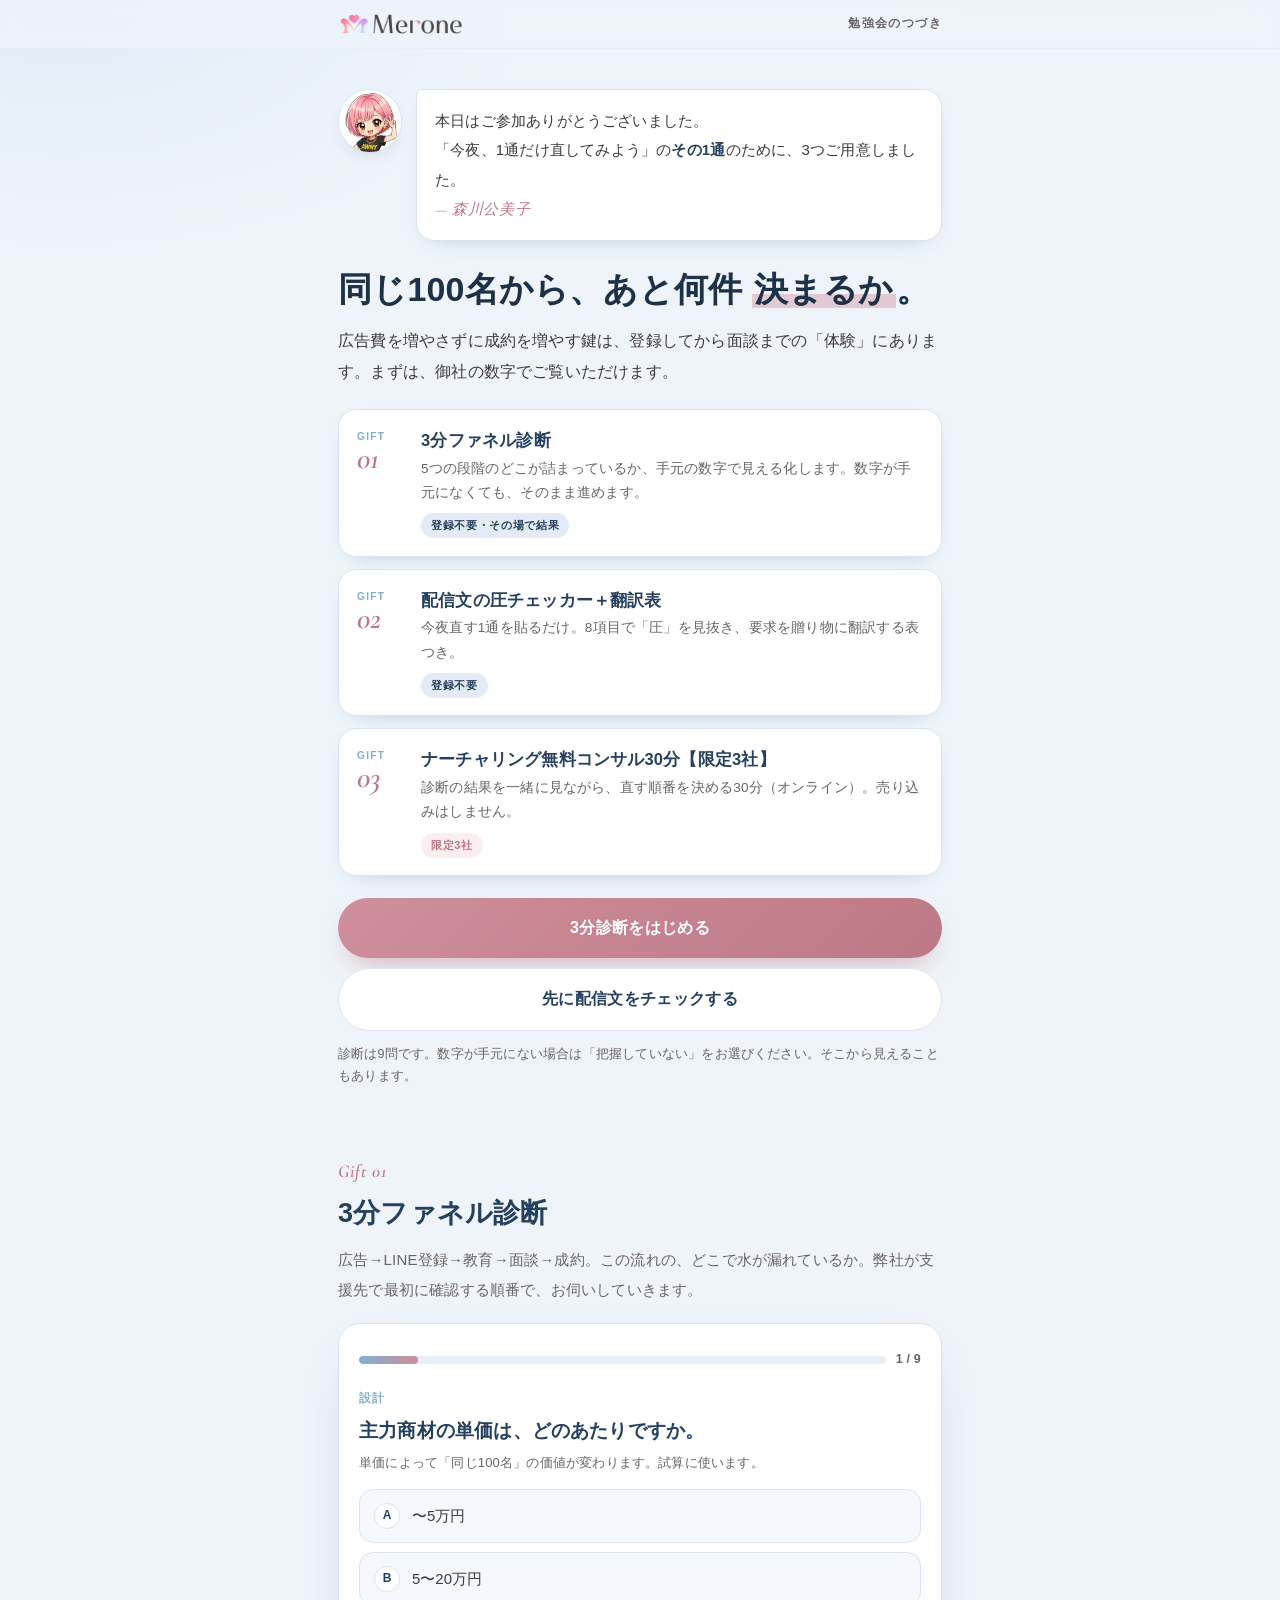
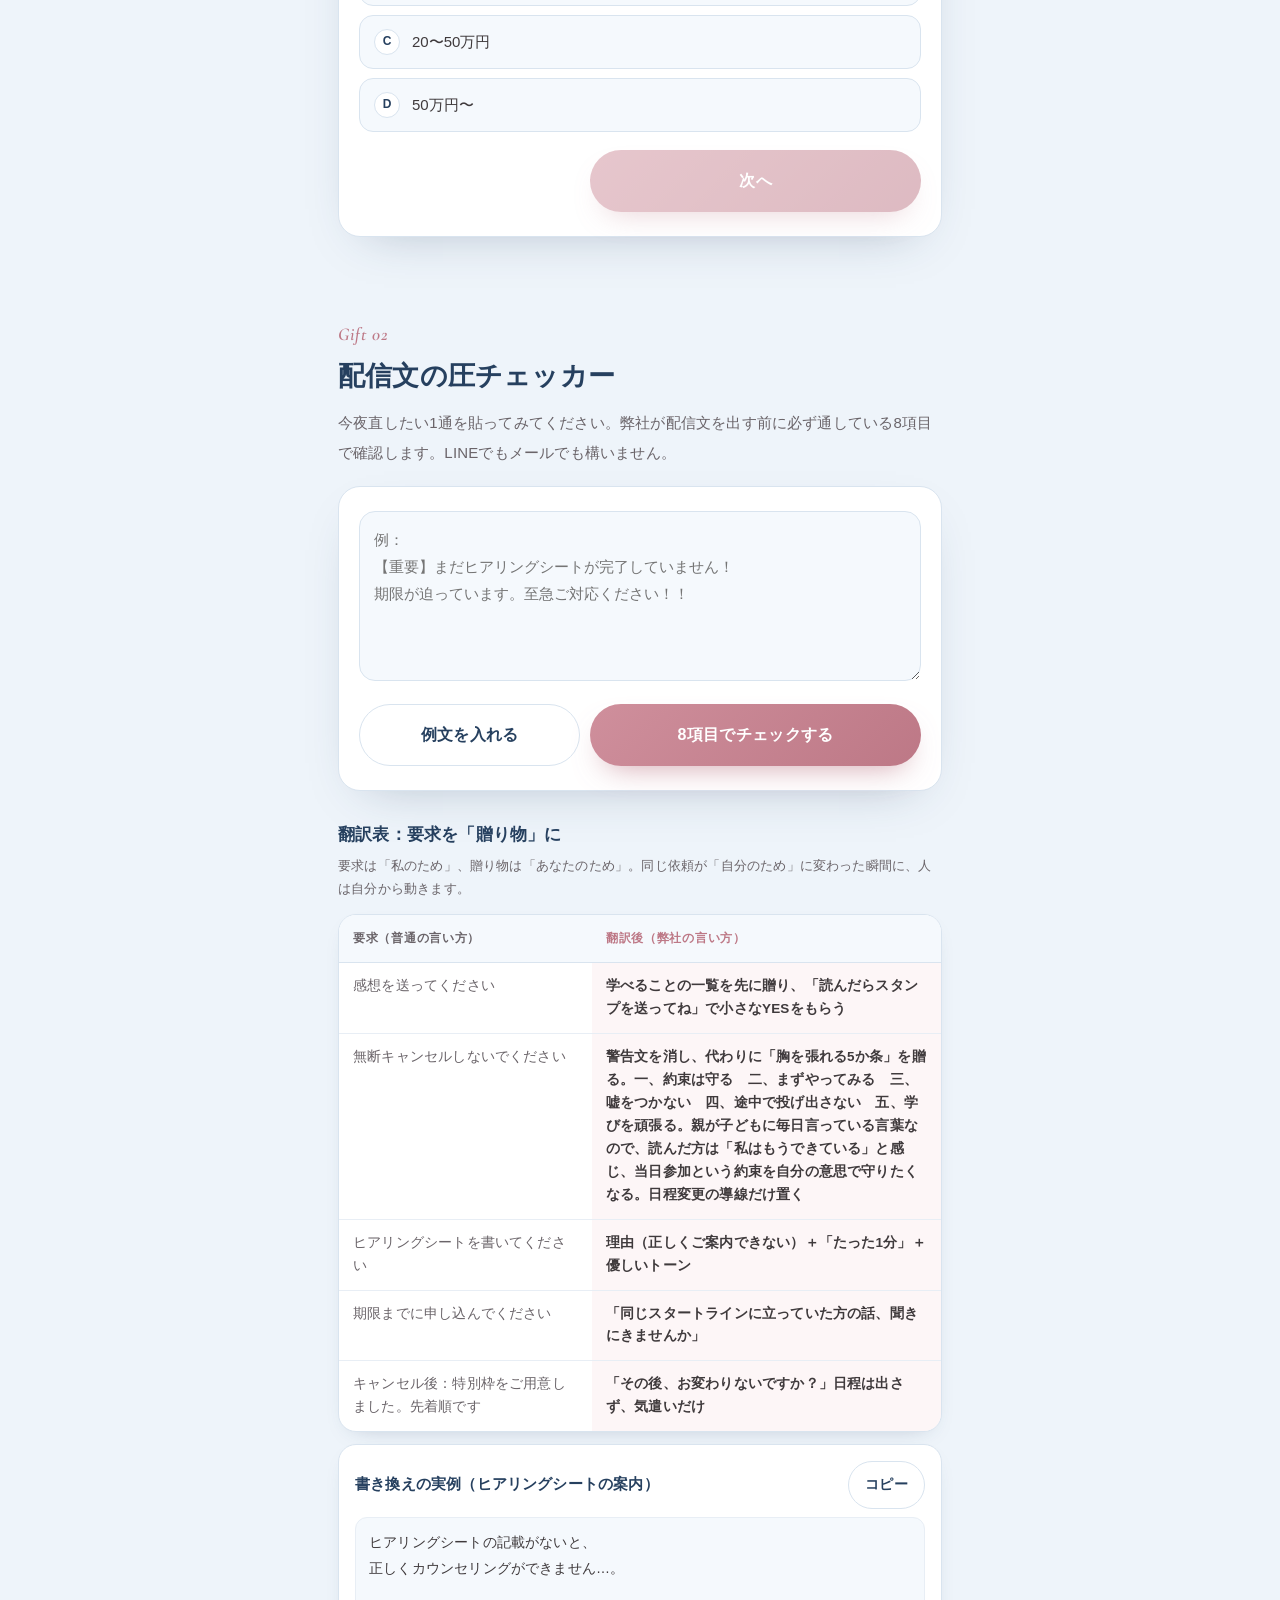
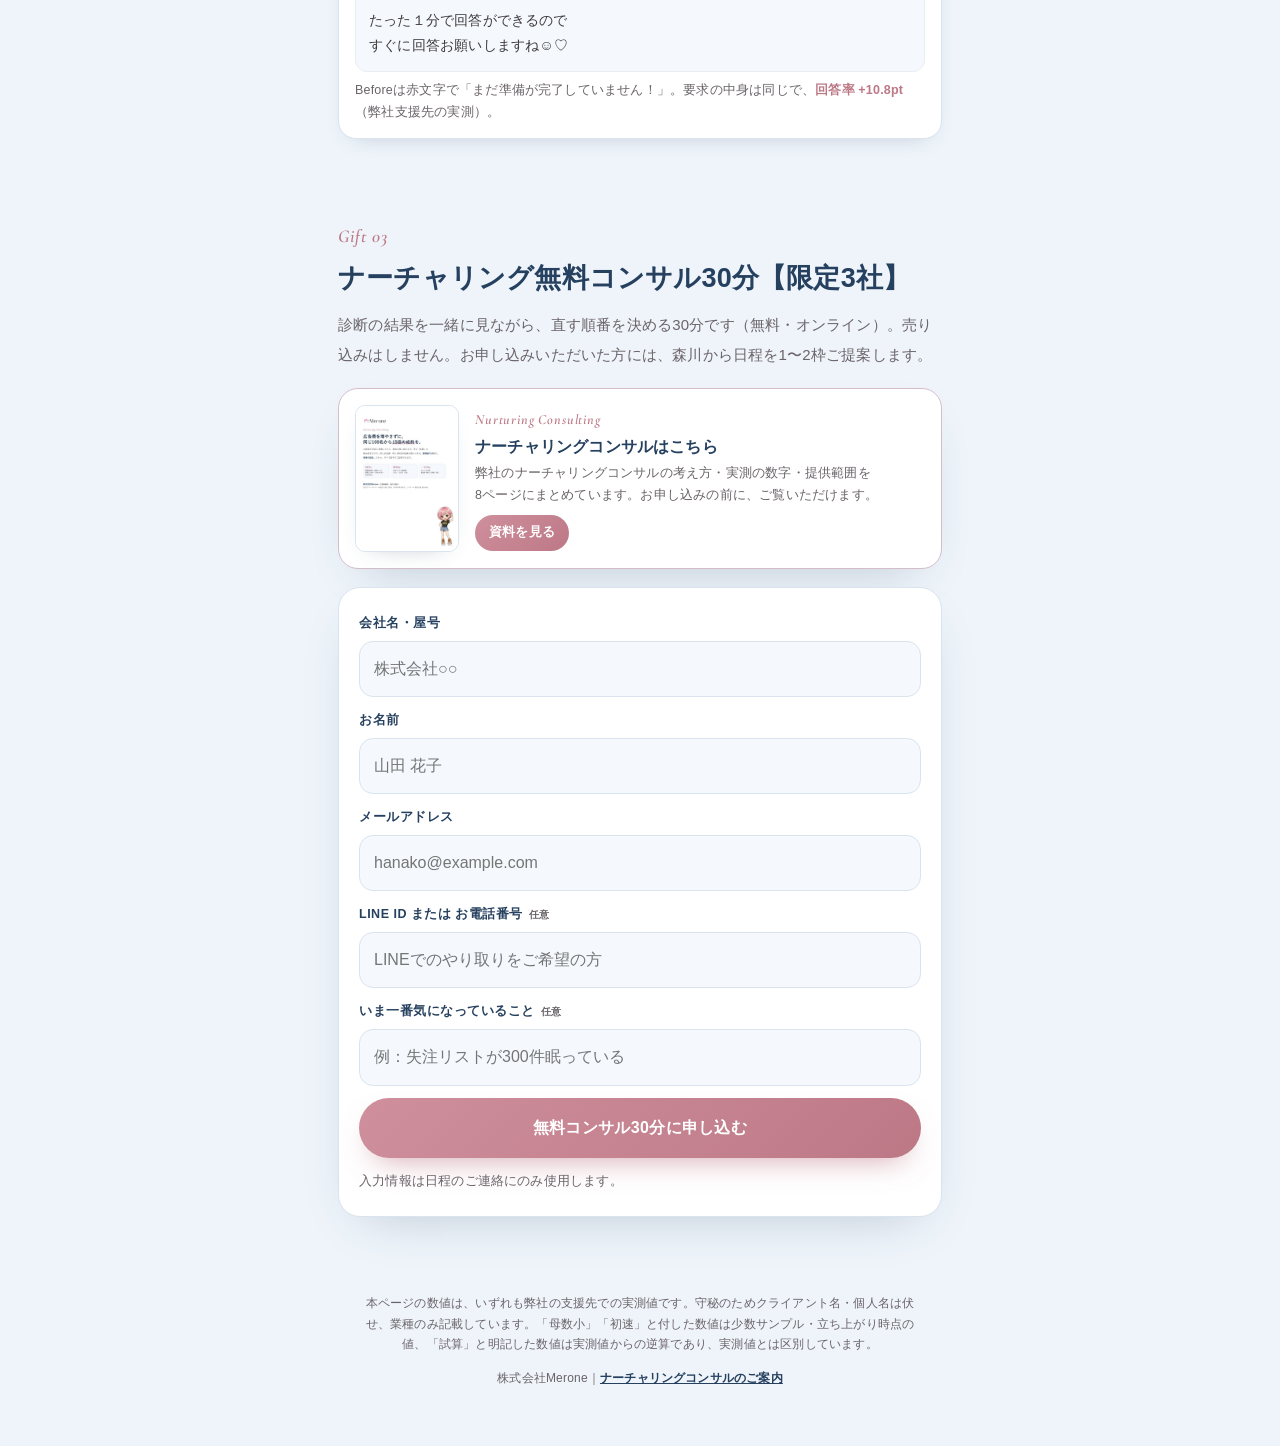
<file: gift/index.html>
<!doctype html>
<html lang="ja">
<head>
<meta charset="utf-8">
<meta name="viewport" content="width=device-width, initial-scale=1">
<meta name="color-scheme" content="light only">
<meta name="robots" content="noindex,nofollow">
<title>3分ファネル診断｜株式会社Merone</title>
<meta name="description" content="勉強会の続きとして。自社のファネルのどこが詰まっているかを3分で見える化する診断、配信文の圧チェッカー、ナーチャリング無料コンサル30分【限定3社】をご用意しました。">
<link rel="preconnect" href="https://fonts.googleapis.com">
<link rel="preconnect" href="https://fonts.gstatic.com" crossorigin>
<link href="https://fonts.googleapis.com/css2?family=Cormorant+Garamond:ital,wght@0,500;0,600;1,500&display=swap" rel="stylesheet">
<style>
:root{
  color-scheme:light;
  --bg:#eef4fa;--bg2:#f5f9fd;--panel:#fff;
  --ink:#3f3a3c;--ink-soft:#6a6469;
  --navy:#26405f;--navy-deep:#1d3149;
  --pink:#cf8f9c;--pink-deep:#bd7886;--pink-soft:#fbeef1;
  --blue:#7fb0d2;--blue-soft:#e3ecf6;--yellow:#e6c35c;--yellow-soft:#fbf4dc;
  --line:#d9e4ef;--line-soft:#e8eef5;
  --shadow:0 18px 50px -28px rgba(38,64,95,.35);--shadow-sm:0 8px 24px -16px rgba(38,64,95,.4);
}
*{box-sizing:border-box;margin:0;padding:0}
html{scroll-behavior:smooth}
body{background:radial-gradient(900px 500px at 85% -5%,var(--pink-soft) 0%,rgba(0,0,0,0) 55%),radial-gradient(900px 480px at 5% 0%,var(--blue-soft) 0%,rgba(0,0,0,0) 52%),var(--bg);color:var(--ink);font-family:"Yu Gothic","YuGothic","Hiragino Kaku Gothic ProN","Hiragino Sans","Noto Sans JP",Meiryo,sans-serif;font-size:16px;line-height:1.9;-webkit-font-smoothing:antialiased;letter-spacing:.012em;overflow-x:hidden}
img{max-width:100%;display:block}
button,input,select,textarea{font:inherit;color:inherit}
.serif{font-family:"Cormorant Garamond","Times New Roman",serif;font-style:italic;letter-spacing:.04em}
h1,h2,h3{word-break:auto-phrase;overflow-wrap:anywhere;text-wrap:balance}
.mob{display:none}@media(max-width:560px){.mob{display:inline}}

header.site{position:sticky;top:0;z-index:50;backdrop-filter:saturate(1.2) blur(10px);background:color-mix(in srgb,var(--bg) 84%,transparent);border-bottom:1px solid var(--line-soft)}
header.site .row{max-width:640px;margin:0 auto;padding:12px 18px;display:flex;align-items:center;justify-content:space-between;gap:12px}
header.site img{height:24px;width:auto}
header.site .tag{font-size:11.5px;color:var(--ink-soft);letter-spacing:.12em;font-weight:700}

.wrap{max-width:640px;margin:0 auto;padding:0 18px}
section{padding:40px 0}
.eyebrow{font-family:"Cormorant Garamond",serif;font-style:italic;font-size:18px;color:var(--pink-deep);letter-spacing:.06em;font-weight:600;margin-bottom:6px}
.sec-title{font-size:clamp(21px,5.6vw,27px);font-weight:800;color:var(--navy);line-height:1.45;margin-bottom:12px}
.lead{font-size:15px;color:var(--ink-soft);line-height:2}

/* hero */
.hero{padding:40px 0 26px}
.hero .greet{display:flex;gap:14px;align-items:flex-start}
.hero .avatar{flex:none;width:64px;height:64px;border-radius:50%;background:var(--panel);border:1px solid var(--line);box-shadow:var(--shadow-sm);overflow:hidden}
.hero .avatar img{width:100%;height:100%;object-fit:cover}
.hero .bubble{background:var(--panel);border:1px solid var(--line);border-radius:18px;border-top-left-radius:6px;padding:16px 18px;box-shadow:var(--shadow-sm);font-size:15px;line-height:1.95}
.hero .bubble b{color:var(--navy);font-weight:800}
.hero h1{font-size:clamp(25px,7vw,34px);font-weight:900;color:var(--navy-deep);line-height:1.35;margin:26px 0 12px}
.hero h1 .hl{background:linear-gradient(transparent 62%,color-mix(in srgb,var(--pink) 42%,transparent) 62%);padding:0 2px}
.hero p.sub{font-size:15.5px;color:var(--ink);line-height:2}

.gifts{display:flex;flex-direction:column;gap:12px;margin-top:22px}
.gift{background:var(--panel);border:1px solid var(--line);border-radius:18px;padding:18px 18px 16px;box-shadow:var(--shadow-sm);display:grid;grid-template-columns:52px 1fr;gap:12px;align-items:start}
.gift .no{font-family:"Cormorant Garamond",serif;font-style:italic;font-size:30px;color:var(--pink-deep);font-weight:600;line-height:1;padding-top:4px}
.gift .no small{display:block;font-family:"Yu Gothic","YuGothic","Hiragino Sans",sans-serif;font-style:normal;font-size:10px;letter-spacing:.14em;color:var(--blue);font-weight:800;margin-bottom:2px}
.gift h3{font-size:16.5px;color:var(--navy);font-weight:800;line-height:1.5}
.gift p{font-size:13.5px;color:var(--ink-soft);line-height:1.8;margin-top:4px}
.gift .pill{display:inline-block;margin-top:8px;font-size:11px;font-weight:800;letter-spacing:.06em;padding:2px 10px;border-radius:999px;background:var(--blue-soft);color:var(--navy)}
.gift .pill.pk{background:var(--pink-soft);color:var(--pink-deep)}

.btn{display:inline-flex;align-items:center;justify-content:center;gap:8px;border:0;cursor:pointer;white-space:nowrap;border-radius:999px;padding:15px 26px;font-weight:800;font-size:16px;letter-spacing:.02em;text-decoration:none;transition:transform .12s ease,box-shadow .12s ease}
.btn:active{transform:translateY(1px)}
.btn.primary{background:linear-gradient(135deg,var(--pink) 0%,var(--pink-deep) 100%);color:#fff;box-shadow:0 14px 30px -14px rgba(189,120,134,.7);width:100%}
.btn.ghost{background:var(--panel);border:1.5px solid var(--line);color:var(--navy);width:100%}
.btn.sm{padding:10px 16px;font-size:13.5px;width:auto}
.btn[disabled]{opacity:.5;cursor:default}
.ctaline{margin-top:22px;display:flex;flex-direction:column;gap:10px}
.note{font-size:12.5px;color:var(--ink-soft);line-height:1.8}

/* diagnosis */
.card{background:var(--panel);border:1px solid var(--line);border-radius:22px;padding:24px 20px;box-shadow:var(--shadow)}
.progress{display:flex;align-items:center;gap:10px;margin-bottom:16px}
.progress .bar{flex:1;height:8px;border-radius:999px;background:var(--line-soft);overflow:hidden}
.progress .bar i{display:block;height:100%;width:0;background:linear-gradient(90deg,var(--blue),var(--pink));border-radius:999px;transition:width .3s ease}
.progress .n{font-size:12.5px;font-weight:800;color:var(--ink-soft);font-variant-numeric:tabular-nums;white-space:nowrap}
.q{display:none}.q.on{display:block;animation:fade .25s ease}
@keyframes fade{from{opacity:0;transform:translateY(6px)}to{opacity:1;transform:none}}
.q .stage{font-size:11.5px;font-weight:800;letter-spacing:.12em;color:var(--blue);margin-bottom:6px}
.q h3{font-size:19px;color:var(--navy);font-weight:800;line-height:1.55;margin-bottom:6px}
.q .why{font-size:13px;color:var(--ink-soft);line-height:1.8;margin-bottom:14px}
.opts{display:flex;flex-direction:column;gap:9px}
.opt{display:flex;align-items:center;gap:12px;background:var(--bg2);border:1.5px solid var(--line);border-radius:14px;padding:13px 14px;cursor:pointer;text-align:left;font-size:15px;line-height:1.6;transition:border-color .12s,background .12s}
.opt:hover{border-color:var(--blue)}
.opt.sel{border-color:var(--pink-deep);background:var(--pink-soft)}
.opt .k{flex:none;width:26px;height:26px;border-radius:50%;background:var(--panel);border:1.5px solid var(--line);display:flex;align-items:center;justify-content:center;font-size:12px;font-weight:800;color:var(--navy)}
.opt.sel .k{background:var(--pink-deep);border-color:var(--pink-deep);color:#fff}
.numrow{display:flex;gap:10px;align-items:center;margin-bottom:10px}
.numrow input{flex:1;min-width:0;border:1.5px solid var(--line);border-radius:14px;padding:12px 14px;font-size:20px;font-weight:800;color:var(--navy);background:var(--bg2);font-variant-numeric:tabular-nums}
.numrow input:focus{outline:none;border-color:var(--blue)}
.numrow .unit{font-size:14px;color:var(--ink-soft);font-weight:700;white-space:nowrap}
.nav{display:flex;gap:10px;margin-top:18px}
.nav .btn{flex:1}
.nav .btn.ghost{flex:.6}
@media(max-width:560px){#checker .nav{flex-direction:column}#checker .nav .btn{flex:none;width:100%}}

/* result */
.res{display:none}.res.on{display:block;animation:fade .3s ease}
.hundred{background:var(--panel);border:1px solid var(--line);border-radius:22px;padding:22px 20px;box-shadow:var(--shadow)}
.hundred h3{font-size:18px;color:var(--navy);font-weight:800;margin-bottom:4px}
.hundred .cap{font-size:12.5px;color:var(--ink-soft);margin-bottom:14px;line-height:1.7}
.bars{display:flex;flex-direction:column;gap:12px}
.brow{display:grid;grid-template-columns:86px 1fr 70px;gap:10px;align-items:center}
.brow .l{font-size:12.5px;font-weight:800;color:var(--ink-soft);line-height:1.4}
.brow .track{height:22px;border-radius:999px;background:var(--line-soft);overflow:hidden}
.brow .track i{display:block;height:100%;border-radius:999px;width:0;transition:width .7s ease}
.brow.now .track i{background:var(--blue)}
.brow.ours .track i{background:linear-gradient(90deg,var(--pink),var(--pink-deep))}
.brow .v{font-size:19px;font-weight:900;color:var(--navy);font-variant-numeric:tabular-nums;text-align:right;line-height:1.1}
.brow .v small{display:block;font-size:10.5px;color:var(--ink-soft);font-weight:700}
.brow.ours .v{color:var(--pink-deep)}
.gap{margin-top:14px;padding:12px 14px;border-radius:14px;background:var(--pink-soft);font-size:14px;line-height:1.8;color:var(--ink)}
.gap b{color:var(--pink-deep);font-weight:900;font-size:17px}

.signals{margin-top:16px;display:flex;flex-direction:column;gap:8px}
.sig{display:grid;grid-template-columns:16px 92px 1fr;gap:10px;align-items:start;background:var(--panel);border:1px solid var(--line);border-radius:14px;padding:11px 13px}
.sig .dot{width:14px;height:14px;border-radius:50%;margin-top:6px;border:2px solid #fff;box-shadow:0 0 0 1px var(--line)}
.sig .dot.b{background:var(--blue)}.sig .dot.y{background:var(--yellow)}.sig .dot.p{background:var(--pink-deep)}
.sig .nm{font-size:13.5px;font-weight:800;color:var(--navy);line-height:1.5}
.sig .nm small{display:block;font-size:10.5px;color:var(--ink-soft);font-weight:700;letter-spacing:.05em}
.sig .tx{font-size:13px;color:var(--ink-soft);line-height:1.75}
.sig.top{border-color:var(--pink);background:color-mix(in srgb,var(--pink-soft) 60%,#fff)}
.legend{margin-top:8px;font-size:11.5px;color:var(--ink-soft);display:flex;gap:12px;flex-wrap:wrap}
.legend i{display:inline-block;width:9px;height:9px;border-radius:50%;margin-right:4px;vertical-align:middle}

.culprit{margin-top:18px;background:var(--panel);border:1px solid color-mix(in srgb,var(--pink) 45%,var(--line));border-left:5px solid var(--pink);border-radius:20px;padding:22px 20px;box-shadow:var(--shadow)}
.culprit .cat{font-family:"Cormorant Garamond",serif;font-style:italic;font-size:15px;color:var(--pink-deep);font-weight:600;letter-spacing:.08em}
.culprit h3{font-size:20px;color:var(--navy);font-weight:900;line-height:1.5;margin:2px 0 10px}
.culprit p{font-size:14.5px;color:var(--ink);line-height:1.95}
.culprit .blk{margin-top:14px;padding-top:12px;border-top:1px dashed var(--line)}
.culprit .blk .k{font-size:11.5px;font-weight:800;letter-spacing:.12em;color:var(--blue);margin-bottom:4px}
.culprit .blk .v{font-size:15px;font-weight:800;color:var(--navy);line-height:1.7}
.culprit .blk .m{font-size:13.5px;color:var(--ink-soft);line-height:1.8;margin-top:4px}
.culprit .blk .m b{color:var(--pink-deep);font-weight:800;font-variant-numeric:tabular-nums}

/* checker */
textarea{width:100%;min-height:170px;border:1.5px solid var(--line);border-radius:16px;padding:14px;background:var(--bg2);font-size:15px;line-height:1.8;resize:vertical}
textarea:focus{outline:none;border-color:var(--blue)}
.chk{margin-top:16px;display:none;flex-direction:column;gap:8px}
.chk.on{display:flex}
.ck{display:grid;grid-template-columns:28px 1fr;gap:10px;align-items:start;background:var(--panel);border:1px solid var(--line);border-radius:14px;padding:11px 13px}
.ck .ic{width:24px;height:24px;border-radius:50%;display:flex;align-items:center;justify-content:center;font-size:12px;font-weight:900;color:#fff;margin-top:2px}
.ck.ok .ic{background:var(--blue)}.ck.ng .ic{background:var(--pink-deep)}.ck.info .ic{background:var(--yellow)}
.ck .t{font-size:14px;font-weight:800;color:var(--navy);line-height:1.5}
.ck .d{font-size:13px;color:var(--ink-soft);line-height:1.75}
.ck .d b{color:var(--pink-deep);font-weight:800}
.score{display:flex;align-items:baseline;gap:8px;margin-top:4px}
.score .n{font-size:34px;font-weight:900;color:var(--navy);font-variant-numeric:tabular-nums;line-height:1;white-space:nowrap;flex:none}
.score .l{font-size:13px;color:var(--ink-soft);font-weight:700}
.tblwrap{overflow-x:auto;border:1px solid var(--line);border-radius:18px;background:var(--panel);box-shadow:var(--shadow-sm);margin-top:14px}
table.tr{border-collapse:collapse;width:100%;min-width:0;font-size:13.5px}
@media(max-width:560px){table.tr{font-size:12.5px}table.tr th,table.tr td{padding:9px 8px}}
table.tr th{background:var(--bg2);color:var(--ink-soft);font-size:12px;letter-spacing:.06em;text-align:left;padding:12px 14px;font-weight:800;border-bottom:1px solid var(--line)}
table.tr th.us{color:var(--pink-deep)}
table.tr td{padding:12px 14px;border-bottom:1px solid var(--line-soft);vertical-align:top;line-height:1.7}
table.tr tr:last-child td{border-bottom:0}
table.tr td.them{color:var(--ink-soft);width:42%}
table.tr td.us{background:color-mix(in srgb,var(--pink-soft) 55%,transparent);font-weight:600;color:var(--ink)}

/* pamphlet block */
.pamph{display:grid;grid-template-columns:104px 1fr;gap:16px;align-items:center;background:var(--panel);border:1.5px solid color-mix(in srgb,var(--pink) 45%,var(--line));border-radius:20px;padding:16px 16px;box-shadow:var(--shadow);text-decoration:none;color:inherit;margin-top:18px}
.pamph img{width:104px;height:auto;border-radius:10px;border:1px solid var(--line);box-shadow:var(--shadow-sm)}
.pamph .e{font-family:"Cormorant Garamond",serif;font-style:italic;font-size:14px;color:var(--pink-deep);font-weight:600;letter-spacing:.06em}
.pamph .t{font-size:16px;font-weight:900;color:var(--navy);line-height:1.5;margin-top:2px;word-break:auto-phrase;overflow-wrap:anywhere}
.pamph .d{font-size:12.5px;color:var(--ink-soft);line-height:1.75;margin-top:4px;word-break:auto-phrase;overflow-wrap:anywhere}
.pamph .go{display:inline-block;margin-top:8px;font-size:12.5px;font-weight:800;color:#fff;background:linear-gradient(135deg,var(--pink),var(--pink-deep));padding:6px 14px;border-radius:999px}
@media(max-width:420px){.pamph{grid-template-columns:84px 1fr;gap:12px;padding:14px}.pamph img{width:84px}}
/* form */
.form{display:flex;flex-direction:column;gap:12px}
.fld label{display:block;font-size:12.5px;font-weight:800;color:var(--navy);margin-bottom:5px;letter-spacing:.04em}
.fld label small{font-weight:700;color:var(--ink-soft);margin-left:6px}
.fld input,.fld select{width:100%;border:1.5px solid var(--line);border-radius:14px;padding:12px 14px;background:var(--bg2);font-size:16px}
.fld input:focus,.fld select:focus{outline:none;border-color:var(--blue)}
.chkbox{display:flex;gap:12px;align-items:flex-start;background:var(--pink-soft);border:1.5px solid color-mix(in srgb,var(--pink) 40%,var(--line));border-radius:16px;padding:14px;cursor:pointer}
.chkbox input{width:22px;height:22px;margin-top:3px;accent-color:var(--pink-deep);flex:none}
.chkbox .t{font-size:15px;font-weight:800;color:var(--navy);line-height:1.6}
.chkbox .d{font-size:12.5px;color:var(--ink-soft);line-height:1.75;margin-top:2px}
.st{font-size:13px;color:var(--ink-soft);min-height:1.5em;line-height:1.7}
.st.ng{color:var(--pink-deep);font-weight:700}

/* thanks */
.thanks{display:none}.thanks.on{display:block;animation:fade .3s ease}
.tpl{background:var(--panel);border:1px solid var(--line);border-radius:18px;padding:16px 16px 14px;box-shadow:var(--shadow-sm);margin-top:12px}
.tpl .h{display:flex;justify-content:space-between;align-items:center;gap:10px;margin-bottom:8px}
.tpl .h .btn{flex:none}
.tpl .h b{font-size:14.5px;color:var(--navy);font-weight:800;line-height:1.5;word-break:auto-phrase;overflow-wrap:anywhere}
.tpl pre{white-space:pre-wrap;word-break:break-word;font-family:inherit;font-size:14px;line-height:1.85;background:var(--bg2);border:1px solid var(--line-soft);border-radius:12px;padding:12px 13px;color:var(--ink)}
.tpl .m{font-size:12.5px;color:var(--ink-soft);line-height:1.75;margin-top:8px}
.tpl .m b{color:var(--pink-deep);font-weight:800}
.dl{display:flex;flex-direction:column;gap:10px;margin-top:12px}
.dl a{display:flex;align-items:center;justify-content:space-between;gap:10px;background:var(--panel);border:1.5px solid var(--line);border-radius:16px;padding:14px 16px;text-decoration:none;color:var(--navy);font-weight:800;font-size:15px;box-shadow:var(--shadow-sm)}
.dl a span{font-size:12px;color:var(--ink-soft);font-weight:700;white-space:nowrap}

footer{padding:36px 18px 56px;text-align:center;color:var(--ink-soft);font-size:12px;line-height:1.9}
footer .note{max-width:560px;margin:0 auto 12px;font-size:11.5px}
footer a{color:var(--navy);font-weight:700}
.hidden{display:none !important}
</style>
</head>
<body>

<header class="site">
  <div class="row">
    <img src="../merone-logo.png" alt="Merone">
    <div class="tag">勉強会のつづき</div>
  </div>
</header>

<!-- ============ HERO ============ -->
<div class="wrap">
  <section class="hero" id="top">
    <div class="greet">
      <div class="avatar"><img src="img/char-head.png" alt=""></div>
      <div class="bubble">本日はご参加ありがとうございました。<br>「今夜、1通だけ直してみよう」の<b>その1通</b>のために、3つご用意しました。<br><span class="serif" style="color:var(--pink-deep);font-size:15px">— 森川公美子</span></div>
    </div>
    <h1>同じ100名から、<br class="mob">あと何件 <span class="hl">決まるか</span>。</h1>
    <p class="sub">広告費を増やさずに成約を増やす鍵は、登録してから面談までの「体験」にあります。まずは、御社の数字でご覧いただけます。</p>

    <div class="gifts">
      <div class="gift">
        <div class="no"><small>GIFT</small>01</div>
        <div>
          <h3>3分ファネル診断</h3>
          <p>5つの段階のどこが詰まっているか、手元の数字で見える化します。数字が手元になくても、そのまま進めます。</p>
          <span class="pill">登録不要・その場で結果</span>
        </div>
      </div>
      <div class="gift">
        <div class="no"><small>GIFT</small>02</div>
        <div>
          <h3>配信文の圧チェッカー＋翻訳表</h3>
          <p>今夜直す1通を貼るだけ。8項目で「圧」を見抜き、要求を贈り物に翻訳する表つき。</p>
          <span class="pill">登録不要</span>
        </div>
      </div>
      <div class="gift">
        <div class="no"><small>GIFT</small>03</div>
        <div>
          <h3>ナーチャリング無料コンサル30分【限定3社】</h3>
          <p>診断の結果を一緒に見ながら、直す順番を決める30分（オンライン）。売り込みはしません。</p>
          <span class="pill pk">限定3社</span>
        </div>
      </div>
    </div>

    <div class="ctaline">
      <a class="btn primary" href="#diag">3分診断をはじめる</a>
      <a class="btn ghost" href="#checker">先に配信文をチェックする</a>
    </div>
    <p class="note" style="margin-top:12px">診断は9問です。数字が手元にない場合は「把握していない」をお選びください。そこから見えることもあります。</p>
  </section>
</div>

<!-- ============ DIAGNOSIS ============ -->
<div class="wrap">
  <section id="diag">
    <div class="eyebrow">Gift 01</div>
    <h2 class="sec-title">3分ファネル診断</h2>
    <p class="lead">広告→LINE登録→教育→面談→成約。この流れの、どこで水が漏れているか。弊社が支援先で最初に確認する順番で、お伺いしていきます。</p>

    <div class="card" style="margin-top:18px" id="quiz">
      <div class="progress"><div class="bar"><i id="pbar"></i></div><div class="n" id="pnum">1 / 9</div></div>

      <!-- Q1 -->
      <div class="q on" data-q="price">
        <div class="stage">設計</div>
        <h3>主力商材の単価は、どのあたりですか。</h3>
        <div class="why">単価によって「同じ100名」の価値が変わります。試算に使います。</div>
        <div class="opts">
          <button class="opt" data-v="〜5万円"><span class="k">A</span>〜5万円</button>
          <button class="opt" data-v="5〜20万円"><span class="k">B</span>5〜20万円</button>
          <button class="opt" data-v="20〜50万円"><span class="k">C</span>20〜50万円</button>
          <button class="opt" data-v="50万円〜"><span class="k">D</span>50万円〜</button>
        </div>
      </div>

      <!-- Q2 -->
      <div class="q" data-q="leads">
        <div class="stage">設計</div>
        <h3>ひと月に、新しく入ってくる見込み客は何名ですか。</h3>
        <div class="why">LINE登録・資料請求・問い合わせなど、名前が分かった人の数です。おおよそで構いません。</div>
        <div class="numrow"><input type="number" inputmode="numeric" min="0" placeholder="例：120" id="in_leads"><span class="unit">名／月</span></div>
        <div class="opts">
          <button class="opt" data-v="unknown"><span class="k">?</span>把握していない</button>
        </div>
      </div>

      <!-- Q3 -->
      <div class="q" data-q="meet">
        <div class="stage">設計</div>
        <h3>そのうち、面談・商談まで進むのは何名ですか。</h3>
        <div class="why">ここが「面談創出率」。多くの会社で、登録と面談のあいだが誰の仕事でもなくなっています。</div>
        <div class="numrow"><input type="number" inputmode="numeric" min="0" placeholder="例：12" id="in_meet"><span class="unit">名／月</span></div>
        <div class="opts">
          <button class="opt" data-v="unknown"><span class="k">?</span>把握していない</button>
        </div>
      </div>

      <!-- Q4 -->
      <div class="q" data-q="close">
        <div class="stage">面談</div>
        <h3>面談のうち、成約は何件ですか。</h3>
        <div class="why">決着ベース（成約と失注が決まったもの）でお願いします。口頭の合意は含めずにお考えください。</div>
        <div class="numrow"><input type="number" inputmode="numeric" min="0" placeholder="例：4" id="in_close"><span class="unit">件／月</span></div>
        <div class="opts">
          <button class="opt" data-v="unknown"><span class="k">?</span>把握していない</button>
        </div>
      </div>

      <!-- Q5 -->
      <div class="q" data-q="lt">
        <div class="stage">面談</div>
        <h3>予約から面談当日まで、平均で何日あいていますか。</h3>
        <div class="why">弊社の実測では、「来たい気持ち」は1週間もちませんでした。枠の見せ方だけで実施率が動きます。</div>
        <div class="opts">
          <button class="opt" data-v="3"><span class="k">A</span>3日以内</button>
          <button class="opt" data-v="7"><span class="k">B</span>4〜7日</button>
          <button class="opt" data-v="8"><span class="k">C</span>8日以上</button>
          <button class="opt" data-v="unknown"><span class="k">?</span>把握していない</button>
        </div>
      </div>

      <!-- Q6 -->
      <div class="q" data-q="msgs">
        <div class="stage">配信</div>
        <h3>登録から24時間のあいだに、自動で届く配信は何通ですか。</h3>
        <div class="why">登録12時間で5通届く設計は、相手から見ると「追われている」と感じられやすい設計です。</div>
        <div class="opts">
          <button class="opt" data-v="0"><span class="k">A</span>0通（自動配信はない）</button>
          <button class="opt" data-v="2"><span class="k">B</span>1〜2通</button>
          <button class="opt" data-v="4"><span class="k">C</span>3〜4通</button>
          <button class="opt" data-v="5"><span class="k">D</span>5通以上</button>
          <button class="opt" data-v="unknown"><span class="k">?</span>把握していない</button>
        </div>
      </div>

      <!-- Q7 -->
      <div class="q" data-q="pressure">
        <div class="stage">心理</div>
        <h3>配信文に「まだ」「無断」「ラスト」「先着」「至急」のいずれかを使っていますか。</h3>
        <div class="why">圧をかけると、人は動かされていると感じて止まります。特に女性のお客さまは反転します。</div>
        <div class="opts">
          <button class="opt" data-v="yes"><span class="k">A</span>使っている</button>
          <button class="opt" data-v="no"><span class="k">B</span>使っていない</button>
          <button class="opt" data-v="unknown"><span class="k">?</span>わからない</button>
        </div>
      </div>

      <!-- Q8 -->
      <div class="q" data-q="temp">
        <div class="stage">配信</div>
        <h3>見込み客の「温度」は、どう分けていますか。</h3>
        <div class="why">動画を見た人・感想を書いた人・申し込んだ人が分かれば、営業は温かい人にだけ時間を使えます。</div>
        <div class="opts">
          <button class="opt" data-v="action"><span class="k">A</span>感想・返信などの行動で分けている</button>
          <button class="opt" data-v="same"><span class="k">B</span>全員に同じ配信をしている</button>
          <button class="opt" data-v="none"><span class="k">C</span>登録後の配信は特にしていない</button>
        </div>
      </div>

      <!-- Q9 -->
      <div class="q" data-q="lost">
        <div class="stage">掘り起こし</div>
        <h3>直近3ヶ月の失注・キャンセルには、どう対応していますか。</h3>
        <div class="why">一度は興味を示した人のリスト。追加の広告費はゼロです。</div>
        <div class="opts">
          <button class="opt" data-v="none"><span class="k">A</span>特に何もしていない</button>
          <button class="opt" data-v="auto"><span class="k">B</span>自動配信で案内している</button>
          <button class="opt" data-v="personal"><span class="k">C</span>個別に声をかけている</button>
        </div>
      </div>

      <div class="nav">
        <button class="btn ghost" id="prev" type="button">戻る</button>
        <button class="btn primary" id="next" type="button" disabled>次へ</button>
      </div>
    </div>

    <!-- RESULT -->
    <div class="res" id="result">
      <div class="hundred">
        <div class="eyebrow" style="margin-bottom:2px">Your 100</div>
        <h3>御社に100名入ったとき、何件決まりますか。</h3>
        <div class="cap">同じ100名、同じ広告費。違うのは「入ってから面談までの体験」だけです。</div>
        <div class="bars">
          <div class="brow now"><div class="l">いまの<br>御社</div><div class="track"><i id="bar_now"></i></div><div class="v" id="v_now">—</div></div>
          <div class="brow ours"><div class="l">弊社の<br>構築</div><div class="track"><i id="bar_ours"></i></div><div class="v">15<small>件</small></div></div>
        </div>
        <div class="gap" id="gaptext"></div>
        <p class="note" style="margin-top:10px">弊社の構築＝面談創出率25%×面談成約率60%。いずれも弊社の支援先（高単価・LINE経由）での実測レンジです。御社の数字はご入力値からの単純計算で、試算は保証ではありません。</p>
      </div>

      <div class="signals" id="signals"></div>
      <div class="legend"><span><i style="background:var(--blue)"></i>流れている</span><span><i style="background:var(--yellow)"></i>見直す余地</span><span><i style="background:var(--pink-deep)"></i>ここで漏れている</span></div>

      <div class="culprit" id="culprit"></div>

      <div class="ctaline" style="margin-top:22px">
        <a class="btn primary" href="#gift3">無料コンサル30分に申し込む</a>
        <a class="btn ghost" href="#checker">配信文の圧チェッカーへ</a>
        <button class="btn ghost" type="button" id="redo">もう一度診断する</button>
      </div>
    </div>
  </section>
</div>

<!-- ============ CHECKER ============ -->
<div class="wrap">
  <section id="checker">
    <div class="eyebrow">Gift 02</div>
    <h2 class="sec-title">配信文の圧チェッカー</h2>
    <p class="lead">今夜直したい1通を貼ってみてください。弊社が配信文を出す前に必ず通している8項目で確認します。LINEでもメールでも構いません。</p>
    <div class="card" style="margin-top:18px">
      <textarea id="msg" placeholder="例：
【重要】まだヒアリングシートが完了していません！
期限が迫っています。至急ご対応ください！！"></textarea>
      <div class="nav" style="margin-top:12px">
        <button class="btn ghost" type="button" id="sample">例文を入れる</button>
        <button class="btn primary" type="button" id="check">8項目でチェックする</button>
      </div>
      <div class="chk" id="chk"></div>
    </div>

    <h3 style="font-size:17px;color:var(--navy);font-weight:800;margin-top:28px">翻訳表：要求を「贈り物」に</h3>
    <p class="note" style="margin-top:4px">要求は「私のため」、贈り物は「あなたのため」。同じ依頼が「自分のため」に変わった瞬間に、人は自分から動きます。</p>
    <div class="tblwrap">
      <table class="tr">
        <thead><tr><th>要求（普通の言い方）</th><th class="us">翻訳後（弊社の言い方）</th></tr></thead>
        <tbody>
          <tr><td class="them">感想を送ってください</td><td class="us">学べることの一覧を先に贈り、「読んだらスタンプを送ってね」で小さなYESをもらう</td></tr>
          <tr><td class="them">無断キャンセルしないでください</td><td class="us">警告文を消し、代わりに「胸を張れる5か条」を贈る。一、約束は守る　二、まずやってみる　三、嘘をつかない　四、途中で投げ出さない　五、学びを頑張る。親が子どもに毎日言っている言葉なので、読んだ方は「私はもうできている」と感じ、当日参加という約束を自分の意思で守りたくなる。日程変更の導線だけ置く</td></tr>
          <tr><td class="them">ヒアリングシートを書いてください</td><td class="us">理由（正しくご案内できない）＋「たった1分」＋優しいトーン</td></tr>
          <tr><td class="them">期限までに申し込んでください</td><td class="us">「同じスタートラインに立っていた方の話、聞きにきませんか」</td></tr>
          <tr><td class="them">キャンセル後：特別枠をご用意しました。先着順です</td><td class="us">「その後、お変わりないですか？」日程は出さず、気遣いだけ</td></tr>
        </tbody>
      </table>
    </div>
    <div class="tpl">
      <div class="h"><b>書き換えの実例（ヒアリングシートの案内）</b><button class="btn sm ghost" type="button" data-copy="tpl_hs">コピー</button></div>
      <pre id="tpl_hs">ヒアリングシートの記載がないと、
正しくカウンセリングができません…。

たった１分で回答ができるので
すぐに回答お願いしますね☺️♡</pre>
      <div class="m">Beforeは赤文字で「まだ準備が完了していません！」。要求の中身は同じで、<b>回答率 +10.8pt</b>（弊社支援先の実測）。</div>
    </div>
  </section>
</div>

<!-- ============ GIFT 03 / FORM ============ -->
<div class="wrap">
  <section id="gift3">
    <div class="eyebrow">Gift 03</div>
    <h2 class="sec-title">ナーチャリング無料コンサル30分【限定3社】</h2>
    <p class="lead">診断の結果を一緒に見ながら、直す順番を決める30分です（無料・オンライン）。売り込みはしません。お申し込みいただいた方には、森川から日程を1〜2枠ご提案します。</p>

    <a class="pamph" href="../pamphlet/" target="_blank" rel="noopener">
      <img src="img/pamphlet-cover.jpg" alt="ナーチャリングコンサルティングのご案内 表紙">
      <div>
        <div class="e">Nurturing Consulting</div>
        <div class="t">ナーチャリングコンサルはこちら</div>
        <div class="d">弊社のナーチャリングコンサルの考え方・実測の数字・提供範囲を8ページにまとめています。お申し込みの前に、ご覧いただけます。</div>
        <span class="go">資料を見る</span>
      </div>
    </a>

    <div class="card" style="margin-top:18px" id="formcard">
      <form class="form" id="leadform" novalidate>
        <div class="fld"><label>会社名・屋号</label><input type="text" id="f_company" autocomplete="organization" placeholder="株式会社○○"></div>
        <div class="fld"><label>お名前</label><input type="text" id="f_name" autocomplete="name" placeholder="山田 花子" required></div>
        <div class="fld"><label>メールアドレス</label><input type="email" id="f_mail" autocomplete="email" placeholder="hanako@example.com" required></div>
        <div class="fld"><label>LINE ID または お電話番号<small>任意</small></label><input type="text" id="f_line" placeholder="LINEでのやり取りをご希望の方"></div>
        <div class="fld"><label>いま一番気になっていること<small>任意</small></label><input type="text" id="f_note" placeholder="例：失注リストが300件眠っている"></div>
        <button class="btn primary" type="submit" id="send">無料コンサル30分に申し込む</button>
        <div class="st" id="formst">入力情報は日程のご連絡にのみ使用します。</div>
      </form>
    </div>

    <!-- THANKS -->
    <div class="thanks" id="thanks">
      <div class="card">
        <div class="eyebrow" style="margin-bottom:2px">Thank you</div>
        <h3 style="font-size:20px;color:var(--navy);font-weight:900;line-height:1.5">お申し込み、ありがとうございます。</h3>
        <p class="note" style="margin-top:8px" id="thanksnote">2営業日以内に、森川から日程を1〜2枠ご提案します。合う枠をお選びいただければ、そのまま確定です。</p>
        <a class="pamph" href="../pamphlet/" target="_blank" rel="noopener" style="margin-top:16px">
          <img src="img/pamphlet-cover.jpg" alt="ナーチャリングコンサルティングのご案内 表紙">
          <div>
            <div class="e">Nurturing Consulting</div>
            <div class="t">当日までに、ナーチャリングコンサルの資料をご覧ください</div>
            <div class="d">考え方・実測の数字・提供範囲を8ページにまとめています。面談では、この資料と診断結果をもとにお話しします。</div>
            <span class="go">資料を見る</span>
          </div>
        </a>
        <div class="dl">
          <a href="#checker">配信文の圧チェッカーをもう一度使う<span>もどる</span></a>
        </div>
        <div class="ctaline">
          <a class="btn ghost" href="#top">ページの先頭へ</a>
        </div>
      </div>
    </div>
  </section>
</div>

<footer>
  <div class="note">本ページの数値は、いずれも弊社の支援先での実測値です。守秘のためクライアント名・個人名は伏せ、業種のみ記載しています。「母数小」「初速」と付した数値は少数サンプル・立ち上がり時点の値、「試算」と明記した数値は実測値からの逆算であり、実測値とは区別しています。</div>
  <div>株式会社Merone｜<a href="../pamphlet/">ナーチャリングコンサルのご案内</a></div>
</footer>

<script>
(function(){
  var SB_URL='https://inrvprlyobghviklulcv.supabase.co';
  var SB_KEY='sb_publishable_ZrCNcsRHMci-l7Fns8QtIA_X22XZGJp';
  var qs=new URLSearchParams(location.search);
  var SRC=qs.get('src')||'chibatv-1007';
  var DEMO=qs.get('demo')==='1';
  function $(id){return document.getElementById(id);}

  /* ---------- diagnosis state ---------- */
  var Q=[].slice.call(document.querySelectorAll('#quiz .q'));
  var A={}; var i=0; var DIAG=null;
  var PRICE_MID={'〜5万円':30000,'5〜20万円':120000,'20〜50万円':350000,'50万円〜':500000};

  function show(n){
    i=Math.max(0,Math.min(Q.length-1,n));
    Q.forEach(function(q,k){q.classList.toggle('on',k===i);});
    $('pbar').style.width=((i+1)/Q.length*100)+'%';
    $('pnum').textContent=(i+1)+' / '+Q.length;
    $('prev').style.visibility=i===0?'hidden':'visible';
    $('next').textContent=i===Q.length-1?'結果を見る':'次へ';
    syncNext();
  }
  function cur(){return Q[i];}
  function key(){return cur().getAttribute('data-q');}
  function answered(){var k=key(); return A[k]!==undefined && A[k]!=='' && A[k]!==null;}
  function syncNext(){$('next').disabled=!answered();}

  Q.forEach(function(q){
    var k=q.getAttribute('data-q');
    q.querySelectorAll('.opt').forEach(function(b){
      b.addEventListener('click',function(){
        q.querySelectorAll('.opt').forEach(function(x){x.classList.remove('sel');});
        b.classList.add('sel');
        var v=b.getAttribute('data-v');
        A[k]=v;
        var inp=q.querySelector('input'); if(inp){inp.value='';}
        syncNext();
        setTimeout(function(){ if(i<Q.length-1) show(i+1); else finish(); },260);
      });
    });
    var inp=q.querySelector('input');
    if(inp){
      inp.addEventListener('input',function(){
        q.querySelectorAll('.opt').forEach(function(x){x.classList.remove('sel');});
        var v=inp.value.trim();
        A[k]=v===''?undefined:Number(v);
        syncNext();
      });
      inp.addEventListener('keydown',function(e){ if(e.key==='Enter'){e.preventDefault(); if(answered()){ if(i<Q.length-1) show(i+1); else finish(); }}});
    }
  });
  $('next').addEventListener('click',function(){ if(!answered()) return; if(i<Q.length-1) show(i+1); else finish(); });
  $('prev').addEventListener('click',function(){ show(i-1); });
  $('redo').addEventListener('click',function(){ A={}; DIAG=null; document.querySelectorAll('#quiz .opt').forEach(function(x){x.classList.remove('sel');}); document.querySelectorAll('#quiz input').forEach(function(x){x.value='';}); $('result').classList.remove('on'); $('quiz').style.display=''; show(0); location.hash='#diag'; });
  show(0);

  /* ---------- scoring ---------- */
  var STAGES=[
    {k:'sekkei',nm:'設計',en:'FUNNEL'},
    {k:'haishin',nm:'配信',en:'NURTURING'},
    {k:'shinri',nm:'心理',en:'PSYCHOLOGY'},
    {k:'mendan',nm:'面談',en:'CLOSING'},
    {k:'horiokoshi',nm:'掘り起こし',en:'RE-ENGAGE'}
  ];
  var CUL={
    sekkei:{t:'矢印に、まだ数字が置けていません',why:'置けない矢印が「見えていない場所」です。多くの会社で、登録と面談のあいだが誰の仕事でもなくなり、そこでリストが眠ります。数字がないと、直す順番も決められません。',step:'登録→面談、面談→成約。この2つの率を、今週出す',proof:'<b>S社</b>（女性向けキャリアスクール）：登録後の体験を組み直し、面談予約 <b>240名/月 → 929名/月</b>（導入半年）。広告費は増やしていません。'},
    haishin:{t:'催促が、脱落を生んでいます',why:'登録12時間で5通届く設計は、相手から見れば「追われている」状態です。温度が見えないまま全員に同じ熱量で当たると、お客さまは離れ、営業は疲弊します。',step:'催促の自動配信を1通止める。止めても落ちません',proof:'<b>F社</b>（子育て世代向けサービス）：配信20通超→10通前後に半減で、キャンセル率 <b>46.2% → 31.3%</b>（−14.9pt）、ヒアリング回答率 63.4% → 74.2%。'},
    shinri:{t:'圧が、反転を起こしています',why:'強い言葉・赤文字・「！」の連続・カウントダウン。人は「動かされている」と感じた瞬間に止まります（心理的リアクタンス）。要求の中身は同じでも、届け方で結果が逆になります。',step:'催促文を1通、「理由→ハードル下げ→優しいトーン」に書き換える',proof:'ヒアリングシートの案内を書き換えただけで、回答率 <b>+10.8pt</b>。面談相手の73%は分析・支持タイプで、熱量で押すほど逃げます。'},
    mendan:{t:'「来たい気持ち」が、面談まで持っていません',why:'7日以上先の予約は半分来ません。枠の見せ方と、予約直後のひと言で実施率は動きます。面談で売るのではなく、面談前に「痛みの体験」と自分の言葉の「やりたい」を育てると、面談は確認の場になります。',step:'予約枠を1週間以内に絞る。予約直後5分以内に一言、日程変更の導線を置く（警告はゼロ）',proof:'<b>A社</b>（女性向け金融教育スクール）：予約枠を1週間以内に絞り、実施率 <b>48.8% → 59.1%</b>（+10.3pt）、7日超の予約 71件→0件。LINEのやり取り643件の分析では、煽りではなく「リスクを減らす言葉」が成約に最も寄与（58%）。'},
    horiokoshi:{t:'一番安い広告が、眠っています',why:'失注・キャンセルした方は、一度は興味を示した方です。追加の広告費はゼロ。責めると逃げ、気遣うと返ってきます。自動配信の定型文ではなく、個別の気遣いの1通から。',step:'直近3ヶ月の失注・キャンセルに「気遣いの1通」。日程は出さない',proof:'<b>F社</b>：自動配信の復活率 1.3〜2.2%（411件）→ 共感型の個別お声がけ <b>15.5%</b>（71件）。約10倍。共感型の返信率100%（3件中3件・母数小）。'},
    none:{t:'土台は整っています。次は、率を1ptずつ上げる段階です',why:'数字が置けていて、催促も圧も少なく、掘り起こしも個別にできている。ここまで揃っている会社は多くありません。次の伸びしろは、1通ずつのA/Bと、面談前の温度設計です。',step:'配信文を1通ずつA/Bで検証し、面談創出率25%・面談成約率60%のレンジを目指す',proof:'弊社の面談成約率（決着ベース）<b>59.9%</b>（面談1,163件・2025年1月〜2026年9月）。安定の4本柱＝面談前の温度ゲート・リードタイム管理・当日キャンセル抑制・クローザーの適性。'}
  };

  function sigOf(k){
    var s='b', why='';
    if(k==='sekkei'){
      var unk=['leads','meet','close'].filter(function(x){return A[x]==='unknown';}).length;
      if(unk>=2){s='p';why='3つの矢印のうち'+unk+'つに数字がありません。まだ見えていない場所がある状態です。';}
      else if(unk===1){s='y';why='矢印の1つに数字がありません。そこが「誰の仕事でもない」場所になっている可能性があります。';}
      else {s='b';why='登録→面談→成約の数字が置けています。ここから率を動かせます。';}
    }
    if(k==='haishin'){
      var m=A.msgs, t=A.temp;
      if(m==='5'){s='p';why='登録から24時間で5通以上。相手から見ると「追われている」と感じられやすい配信量です。';}
      else if(m==='4'){s='y';why='24時間で3〜4通。重複や15分後の催促が混ざっていないか、1通ずつ見直す余地があります。';}
      else if(m==='unknown'){s='y';why='自動配信の通数は、まだ見えていない状態です。登録直後に何が届くかを、一度ご自身で受け取ってみるのがおすすめです。';}
      else {s='b';why='配信量は適正です。';}
      if(t==='same'){ if(s==='b') s='y'; why+=' 全員に同じ配信のため、温度が見えず、営業の時間が分散しやすくなります。'; }
      if(t==='none'){ if(s==='b') s='y'; why+=' 登録後の配信がないと、面談までのあいだに温度が下がります。1通1アクションの小さな導線から。'; }
    }
    if(k==='shinri'){
      if(A.pressure==='yes'){s='p';why='警告語を使っています。要求の中身は同じでも、届け方で結果が逆転します。';}
      else if(A.pressure==='unknown'){s='y';why='配信文の中身は、まだ見えていない状態です。下の圧チェッカーに1通貼ると、すぐ確認できます。';}
      else {s='b';why='警告語は使っていません。次は「理由・所要時間・優しいトーン」の3点が揃っているかです。';}
    }
    if(k==='mendan'){
      var lt=A.lt; var rate=null;
      if(typeof A.meet==='number'&&typeof A.close==='number'&&A.meet>0){ rate=A.close/A.meet; }
      if(lt==='8'){s='p';why='予約から面談まで8日以上。弊社支援先では、7日以上先の予約は半分来ませんでした。';}
      else if(lt==='7'){s='y';why='予約から面談まで4〜7日。1週間以内に収まっていますが、枠をもう少し手前に寄せる余地があります。';}
      else if(lt==='unknown'){s='y';why='予約から面談までの日数は、実施率を最も動かす数字の1つです。まずここを測るところからです。';}
      else {s='b';why='予約から面談までが短く、温度が保たれやすい状態です。';}
      if(rate!==null){
        var pct=Math.round(rate*100);
        if(rate<0.3){ s='p'; why+=' 面談成約率は約'+pct+'%。面談前に「欲しい」が育っていない可能性があります。'; }
        else if(rate<0.5){ if(s==='b') s='y'; why+=' 面談成約率は約'+pct+'%。50%の壁は、面談前の温度設計で越えられます。'; }
        else { why+=' 面談成約率は約'+pct+'%で、弊社レンジに近い水準です。'; }
      }
    }
    if(k==='horiokoshi'){
      if(A.lost==='none'){s='p';why='失注・キャンセルへの対応は、これからです。一番安い広告が眠っています。';}
      else if(A.lost==='auto'){s='y';why='自動配信で案内しています。弊社支援先では自動配信1.3%に対し、個別の気遣いで15.5%でした。';}
      else {s='b';why='個別に声をかけています。次は「2通で止める・3択で聞く・日程は1〜2枠」の型に。';}
    }
    return {s:s,why:why};
  }

  function finish(){
    var sig={}; var order=['sekkei','haishin','shinri','mendan','horiokoshi'];
    order.forEach(function(k){sig[k]=sigOf(k);});
    var top=null;
    order.forEach(function(k){ if(!top && sig[k].s==='p') top=k; });
    if(!top) order.forEach(function(k){ if(!top && sig[k].s==='y') top=k; });
    var topKey=top||'none';

    // your 100
    var now=null, r1=null, r2=null;
    if(typeof A.leads==='number'&&typeof A.meet==='number'&&A.leads>0){ r1=A.meet/A.leads; }
    if(typeof A.meet==='number'&&typeof A.close==='number'&&A.meet>0){ r2=A.close/A.meet; }
    if(r1!==null&&r2!==null){ now=Math.round(100*r1*r2*10)/10; }
    var ours=15;
    $('bar_ours').style.width='100%';
    if(now!==null){
      var w=Math.max(2,Math.min(100,now/ours*100));
      $('v_now').innerHTML=(Number.isInteger(now)?now:now.toFixed(1))+'<small>件</small>';
      setTimeout(function(){$('bar_now').style.width=w+'%';},80);
      var diff=Math.max(0,Math.round((ours-now)*10)/10);
      var mid=PRICE_MID[A.price]||0;
      var yen=Math.round(diff*mid/10000);
      if(diff>0){
        $('gaptext').innerHTML='同じ100名で、あと <b>'+(Number.isInteger(diff)?diff:diff.toFixed(1))+'件</b>。'+(mid?' 単価'+A.price+'なら、100名あたり約 <b>'+yen.toLocaleString()+'万円</b>の差（試算）。':'')+' 面談創出率 '+Math.round(r1*100)+'%、面談成約率 '+Math.round(r2*100)+'% が、いまの御社の数字です。';
      } else {
        $('gaptext').innerHTML='弊社の構築レンジに届いています。ここから先は、1通ずつの検証で率を積み上げる段階です。';
      }
    } else {
      $('v_now').innerHTML='—<small>数字なし</small>';
      $('bar_now').style.width='0%';
      $('gaptext').innerHTML='御社の件数は、まだ出せません。<b>数字が置けていない矢印</b>があるためです。まずはここからで、最初の1手は「各矢印に数字を書く」です。';
    }

    // signals
    var html='';
    order.forEach(function(k){
      var st=STAGES.filter(function(x){return x.k===k;})[0];
      html+='<div class="sig'+(k===top?' top':'')+'"><div class="dot '+sig[k].s+'"></div><div class="nm">'+st.nm+'<small>'+st.en+'</small></div><div class="tx">'+sig[k].why+'</div></div>';
    });
    $('signals').innerHTML=html;

    // culprit
    var c=CUL[topKey];
    var stname=top?STAGES.filter(function(x){return x.k===top;})[0].nm:'';
    $('culprit').innerHTML='<div class="cat">'+(top?'Main bottleneck — '+stname:'All clear')+'</div><h3>'+c.t+'</h3><p>'+c.why+'</p>'+
      '<div class="blk"><div class="k">今日できる1手</div><div class="v">'+c.step+'</div></div>'+
      '<div class="blk"><div class="k">弊社支援先の実測</div><div class="m">'+c.proof+'</div></div>';

    DIAG={top:top?stname:'整っている',topKey:topKey,signals:{sekkei:J(sig.sekkei.s),haishin:J(sig.haishin.s),shinri:J(sig.shinri.s),mendan:J(sig.mendan.s),horiokoshi:J(sig.horiokoshi.s)},now:now,ours:ours,r1:r1,r2:r2,inputs:JSON.parse(JSON.stringify(A))};
    $('quiz').style.display='none';
    $('result').classList.add('on');
    setTimeout(function(){ document.getElementById('diag').scrollIntoView({behavior:'smooth',block:'start'}); },50);
  }
  function J(s){return s==='b'?'青':s==='y'?'黄':'桃';}

  /* ---------- checker ---------- */
  var NG=['まだ','無断','ラスト','先着','至急','絶対','今すぐ','急いで','急ぎ','期限','警告','注意','必ず','締切','締め切り','残りわずか','お早めに','最後','見逃','逃さ'];
  var ACT=/(ください|下さい|お願いします|お願いいたします|してね|送ってね|お送り|ご回答|ご記入|ご登録|ご予約|お申し込み|お申込み|ご視聴|ご確認|お申し出|ご返信|ご参加|ご提出|お選び)/g;
  var TIME=/(\d+|[一二三四五六七八九十]+)\s*(秒|分|分間|分ほど|分程度|分で)/;
  var WHY=/(ので|ため|から|理由|だから|のです)/;
  $('sample').addEventListener('click',function(){ $('msg').value='【重要】まだヒアリングシートが完了していません！\n期限が迫っています。至急ご対応ください！！\nあわせてフルネームの送付と、インタビュー動画の視聴、感想の送付もお願いします。\n本日中に必ず完了してください。';});
  $('check').addEventListener('click',function(){
    var t=$('msg').value||''; if(!t.trim()){ $('msg').focus(); return; }
    var items=[]; var ok=0;
    // 1 actions
    var acts=(t.match(ACT)||[]).length;
    if(acts>=2){ items.push(['ng','お願いが'+acts+'か所あります','1通1アクションに分けると、全部やってもらえます。複数のお願いは認知負荷で「全部やらない」になります。']); }
    else { ok++; items.push(['ok','お願いは1つに絞れています',acts===0?'お願いの文が見当たりません。贈り物だけの1通なら、それも立派な設計です。':'1通1アクション。所要時間を添えると、さらに動きます。']); }
    // 2 NG words
    var hit=NG.filter(function(w){return t.indexOf(w)>=0;});
    if(hit.length){ items.push(['ng','警告語があります：'+hit.join('・'),'「まだ」→「ご案内の続きです」、「無断キャンセルはご遠慮ください」→「ご都合が変わったら、こちらから変更できます」のように、逃げ道を先に手渡す言い方に。']); }
    else { ok++; items.push(['ok','警告語はありません','圧センサーの第1関門は通過です。']); }
    // 3 emphasis
    var ex=(t.match(/[!！‼❗]/g)||[]).length; var dbl=/[!！]{2,}|‼/.test(t); var strong=/【重要】|【緊急】|重要|緊急/.test(t);
    if(dbl||ex>=3||strong){ items.push(['ng','強調が多めです（「！」'+ex+'個'+(strong?'・【重要】':'')+'）','「！」は1通に1つまで。赤文字・太字・「重要」は、受け取る側には「怒られている」に近い温度で届きます。']); }
    else { ok++; items.push(['ok','強調は控えめです','感情のピークは1点に。最後の一言で印象を「楽しみ」に上書きすると、読後感まで設計できます。']); }
    // 4 time
    if(TIME.test(t)){ ok++; items.push(['ok','所要時間が書いてあります','「2秒」「1分」があるだけで、ハードルは1/10になります。']); }
    else { items.push(['ng','所要時間がありません','人が一番嫌うのは「いつ終わるか分からないこと」。「たった1分で終わります」を添えてください。']); }
    // 5 why
    if(WHY.test(t)){ ok++; items.push(['ok','「なぜ」が入っています','理由がつくだけで、人は協力します（「急いでいるので」で承諾率6割→9割超の実験が有名です）。']); }
    else { items.push(['ng','「なぜ」がありません','「〇〇がないと、正しくご案内できません…」のように、お願いの前に理由を1行。']); }
    // 6 length
    var len=t.replace(/\s/g,'').length;
    if(len<=300){ ok++; items.push(['ok','文字数 '+len+'字（300字以内）','開いた瞬間に「何を・何分で・なぜ」が分かる長さです。']); }
    else { items.push(['ng','文字数 '+len+'字（300字超）','スクロールが要る長さは、読まれにくくなります。1通に1つだけ残して、残りは次の配信に。']); }
    // 7 emoji dup
    var emo=t.match(/\p{Extended_Pictographic}/gu)||[]; var cnt={}; var dup=[];
    emo.forEach(function(e){cnt[e]=(cnt[e]||0)+1;}); Object.keys(cnt).forEach(function(e){ if(cnt[e]>=2) dup.push(e+'×'+cnt[e]); });
    if(dup.length){ items.push(['ng','同じ絵文字が重なっています：'+dup.join(' '),'同じ絵文字の連続は、雑な印象になりやすいです。1通1〜3個、強調したい1点にだけ。']); }
    else if(emo.length>3){ items.push(['info','絵文字が'+emo.length+'個あります','多すぎると「絵文字疲れ」になります。1通1〜3個が目安です。']); }
    else { ok++; items.push(['ok','絵文字は厳選されています',emo.length===0?'絵文字ゼロでも、文章力で温度は出せます。':'感情のピーク1点に置けています。']); }
    // 8 date/weekday
    var dm=t.match(/(\d{1,2})月(\d{1,2})日\s*[（(]?([月火水木金土日])?/);
    if(dm){
      var now=new Date(); var y=now.getFullYear(); var d=new Date(y,Number(dm[1])-1,Number(dm[2]));
      if((now-d)/86400000>60){ d=new Date(y+1,Number(dm[1])-1,Number(dm[2])); }
      var wd='日月火水木金土'[d.getDay()];
      if(dm[3]){ if(dm[3]===wd){ ok++; items.push(['ok','日付と曜日が合っています（'+dm[1]+'月'+dm[2]+'日は'+wd+'曜日）','曜日の間違いは信頼に直結します。毎回カレンダーで確認を。']); }
        else { items.push(['ng','曜日が合っていません：'+dm[1]+'月'+dm[2]+'日は「'+wd+'」曜日です','本文は「'+dm[3]+'」になっています。'+d.getFullYear()+'年のカレンダーで再確認してください。']); } }
      else { items.push(['info',dm[1]+'月'+dm[2]+'日は '+wd+'曜日です','曜日を添えると、受け取る側が予定を入れやすくなります。']); }
    } else { ok++; items.push(['ok','日付の記載はありません','日付を入れるときは、必ず曜日とセットで。']); }

    var html='<div class="score"><span class="n">'+ok+' / 8</span><span class="l">圧の少なさ（機械チェックの目安です）</span></div>';
    items.forEach(function(it){ html+='<div class="ck '+it[0]+'"><div class="ic">'+(it[0]==='ok'?'✓':it[0]==='ng'?'!':'i')+'</div><div><div class="t">'+it[1]+'</div><div class="d">'+it[2]+'</div></div></div>'; });
    html+='<p class="note" style="margin-top:6px">最後の関門は、声に出して読むこと。書いた本人が違和感を覚える文章は、お客さまも違和感を覚えます。</p>';
    $('chk').innerHTML=html; $('chk').classList.add('on');
  });

  /* ---------- copy buttons ---------- */
  document.querySelectorAll('[data-copy]').forEach(function(b){
    b.addEventListener('click',function(){
      var el=document.getElementById(b.getAttribute('data-copy')); if(!el) return;
      var txt=el.textContent;
      function done(){ var o=b.textContent; b.textContent='コピーしました'; setTimeout(function(){b.textContent=o;},1400); }
      if(navigator.clipboard&&navigator.clipboard.writeText){ navigator.clipboard.writeText(txt).then(done).catch(function(){fallback();}); } else fallback();
      function fallback(){ var ta=document.createElement('textarea'); ta.value=txt; document.body.appendChild(ta); ta.select(); try{document.execCommand('copy');}catch(e){} document.body.removeChild(ta); done(); }
    });
  });

  /* ---------- lead form ---------- */
  $('leadform').addEventListener('submit',function(e){
    e.preventDefault();
    var name=$('f_name').value.trim(), mail=$('f_mail').value.trim(), company=$('f_company').value.trim();
    var st=$('formst');
    if(!name){ st.className='st ng'; st.textContent='お名前をご記入ください。'; $('f_name').focus(); return; }
    if(!mail||!/^[^\s@]+@[^\s@]+\.[^\s@]+$/.test(mail)){ st.className='st ng'; st.textContent='メールアドレスの形式をご確認ください。'; $('f_mail').focus(); return; }
    var row={
      run_id:'nurture-gift', task_key:'l_'+Date.now()+'_'+Math.floor(Math.random()*1000000), done:true,
      owner_depts:'nurture-gift', owner_members:name.slice(0,40),
      memo:JSON.stringify({v:1,name:name,company:company,mail:mail,line:$('f_line').value.trim(),mendan:true,src:SRC,price:(A.price||''),diag:DIAG,note:$('f_note').value.trim(),at:new Date().toISOString(),ua:navigator.userAgent.slice(0,120)}),
      link_url:'', updated_at:new Date().toISOString()
    };
    $('send').disabled=true; st.className='st'; st.textContent='送信しています…';
    function showThanks(sent){
      $('formcard').classList.add('hidden'); $('thanks').classList.add('on');
      if(!sent){ $('thanksnote').innerHTML='通信の不具合で送信が完了できませんでした。お手数ですが、少し時間をおいて、もう一度お試しください。'; }
      setTimeout(function(){ document.getElementById('gift3').scrollIntoView({behavior:'smooth',block:'start'}); },50);
    }
    if(DEMO){ showThanks(true); return; }
    var tries=0;
    (function post(){
      fetch(SB_URL+'/rest/v1/promo_tasks',{method:'POST',headers:{apikey:SB_KEY,Authorization:'Bearer '+SB_KEY,'Content-Type':'application/json',Prefer:'return=minimal'},body:JSON.stringify(row)})
      .then(function(r){ if(!r.ok&&r.status!==409) throw new Error('HTTP '+r.status); showThanks(true); })
      .catch(function(){ tries++; if(tries<3){ setTimeout(post,1200*tries); } else { showThanks(false); } });
    })();
  });
})();
</script>
</body>
</html>
</file>
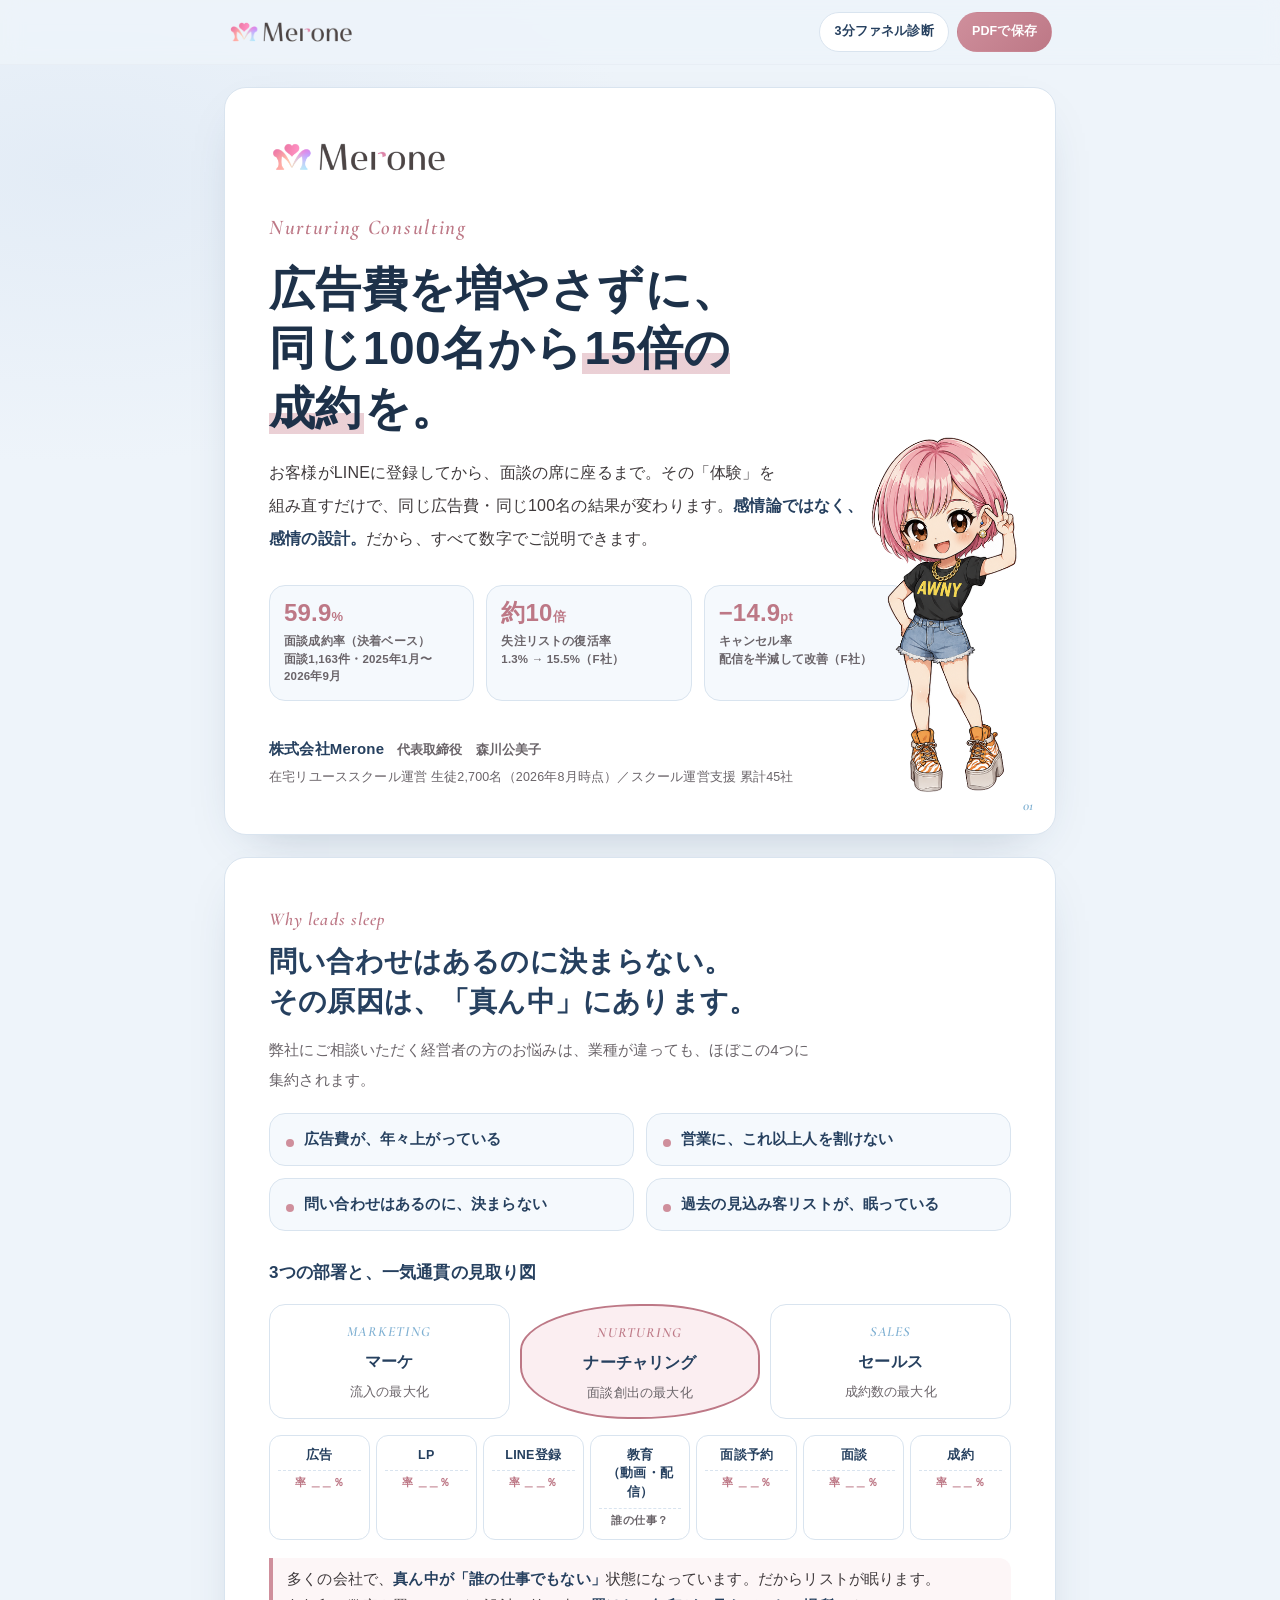
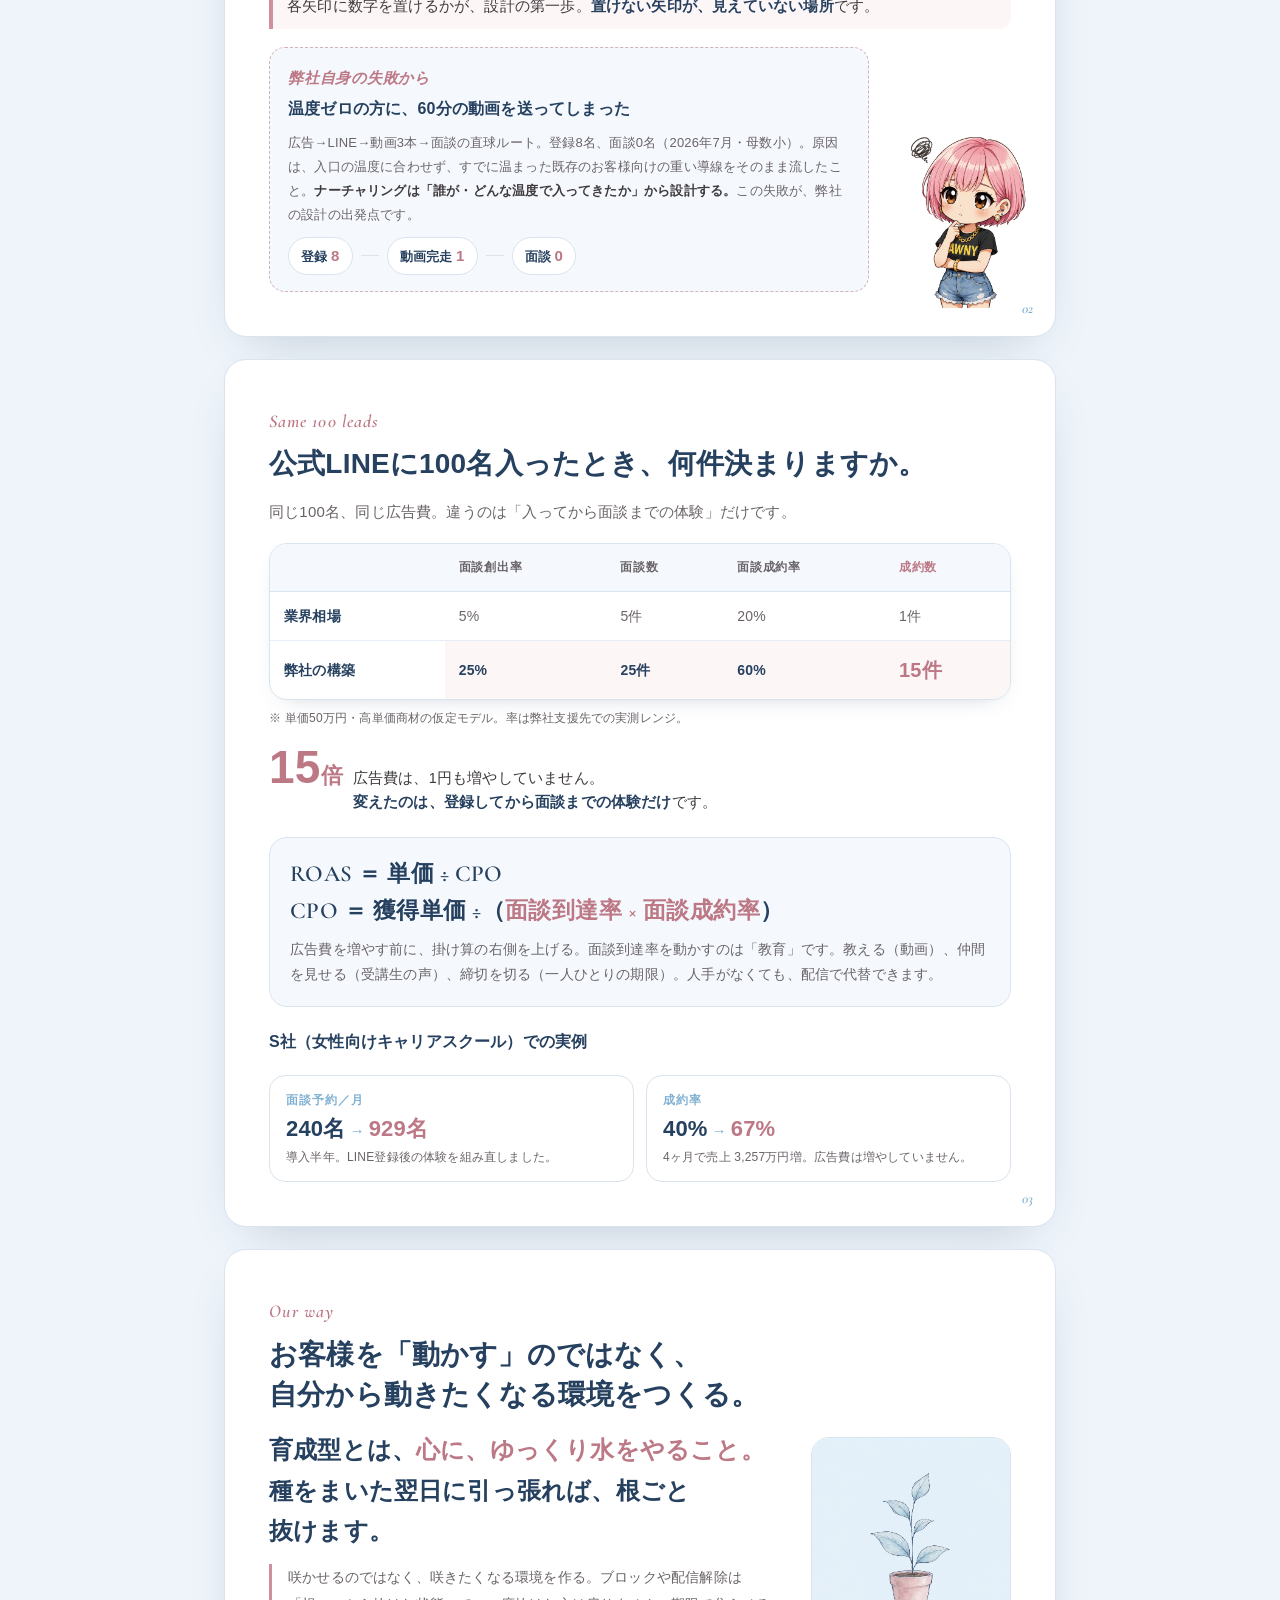
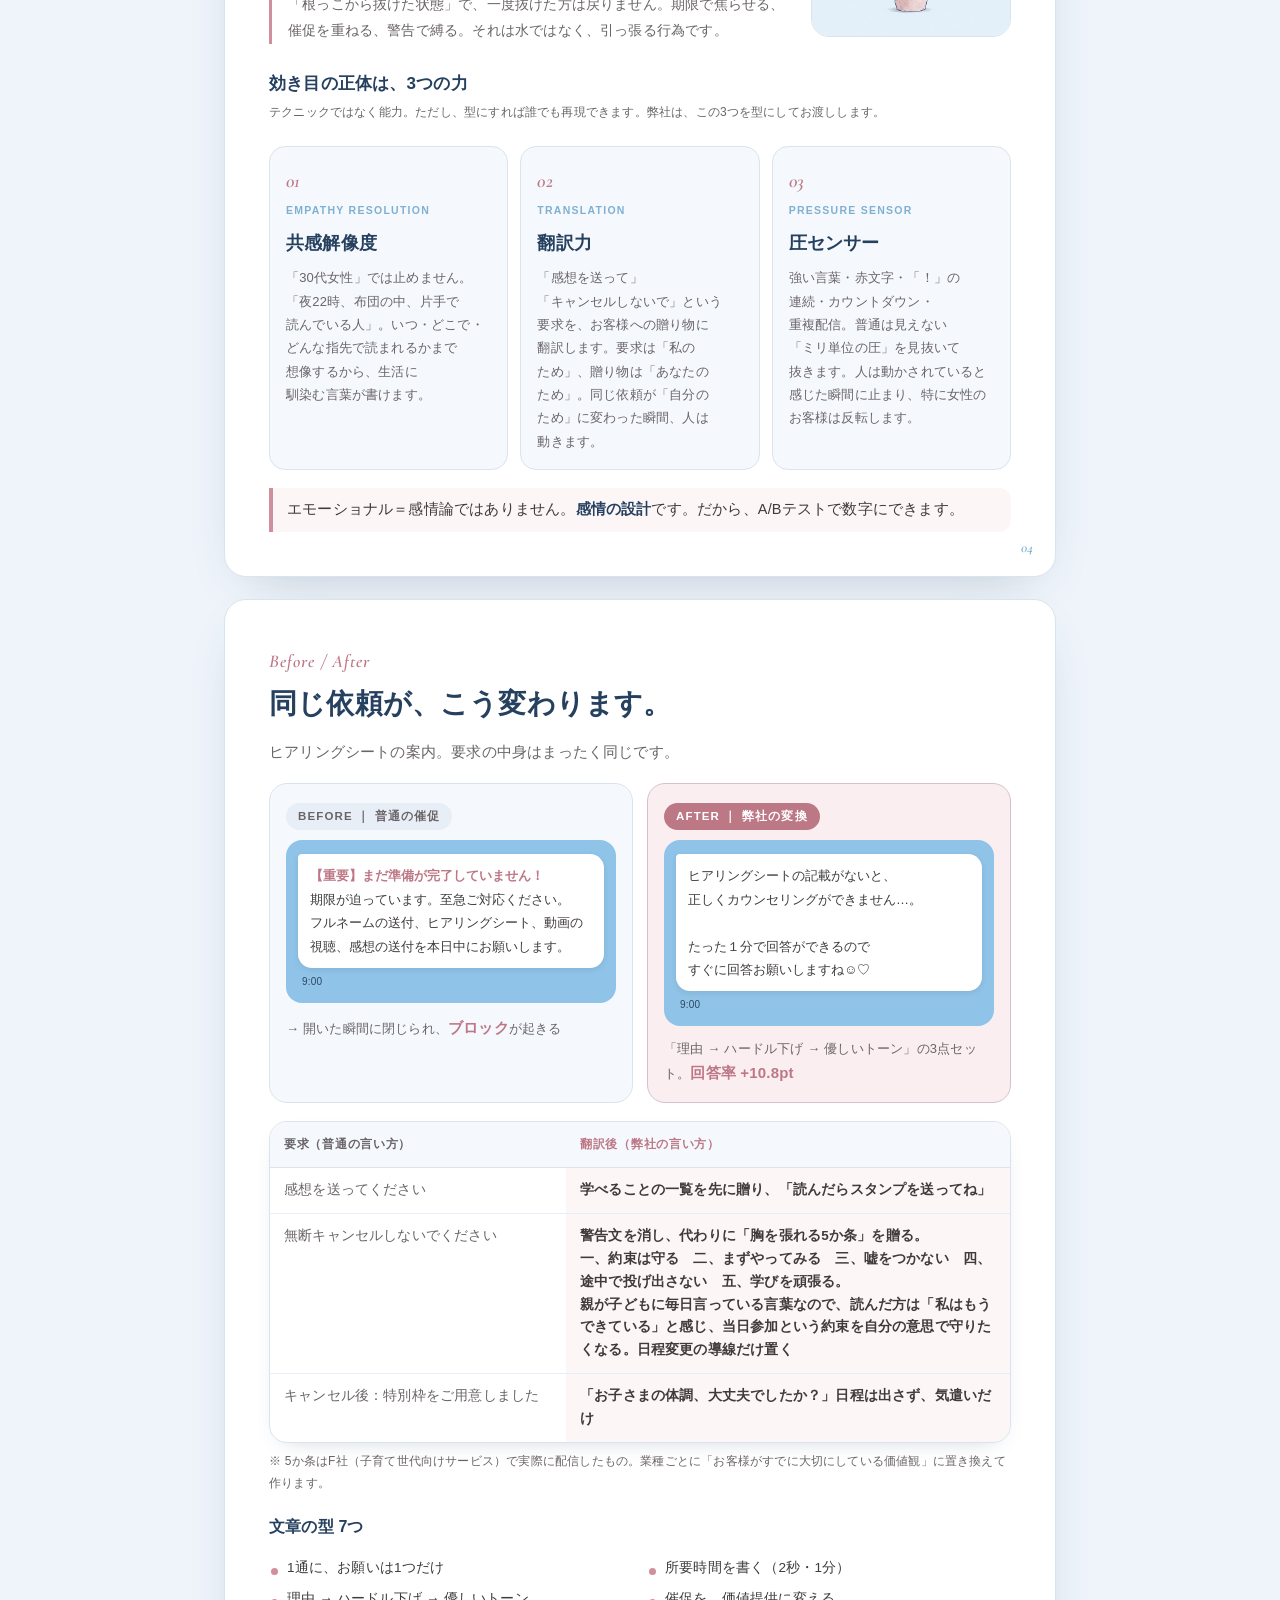
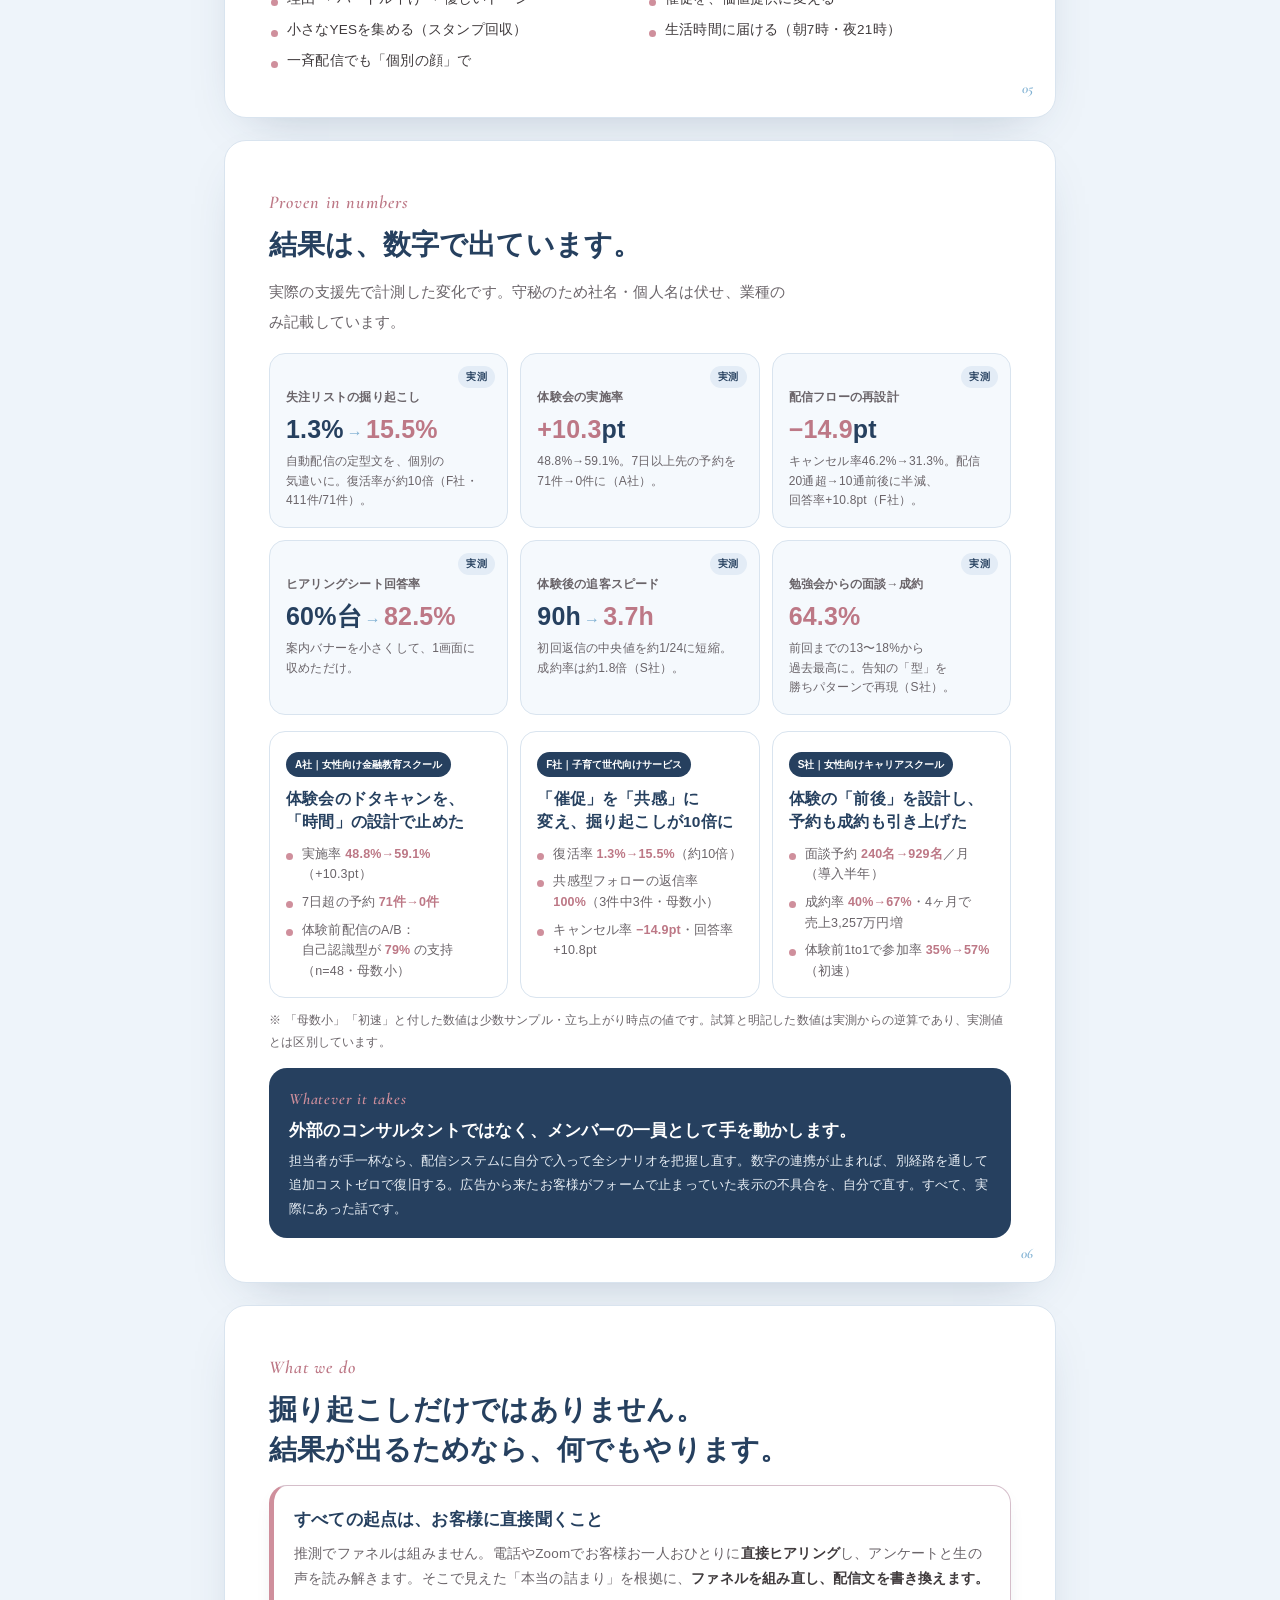
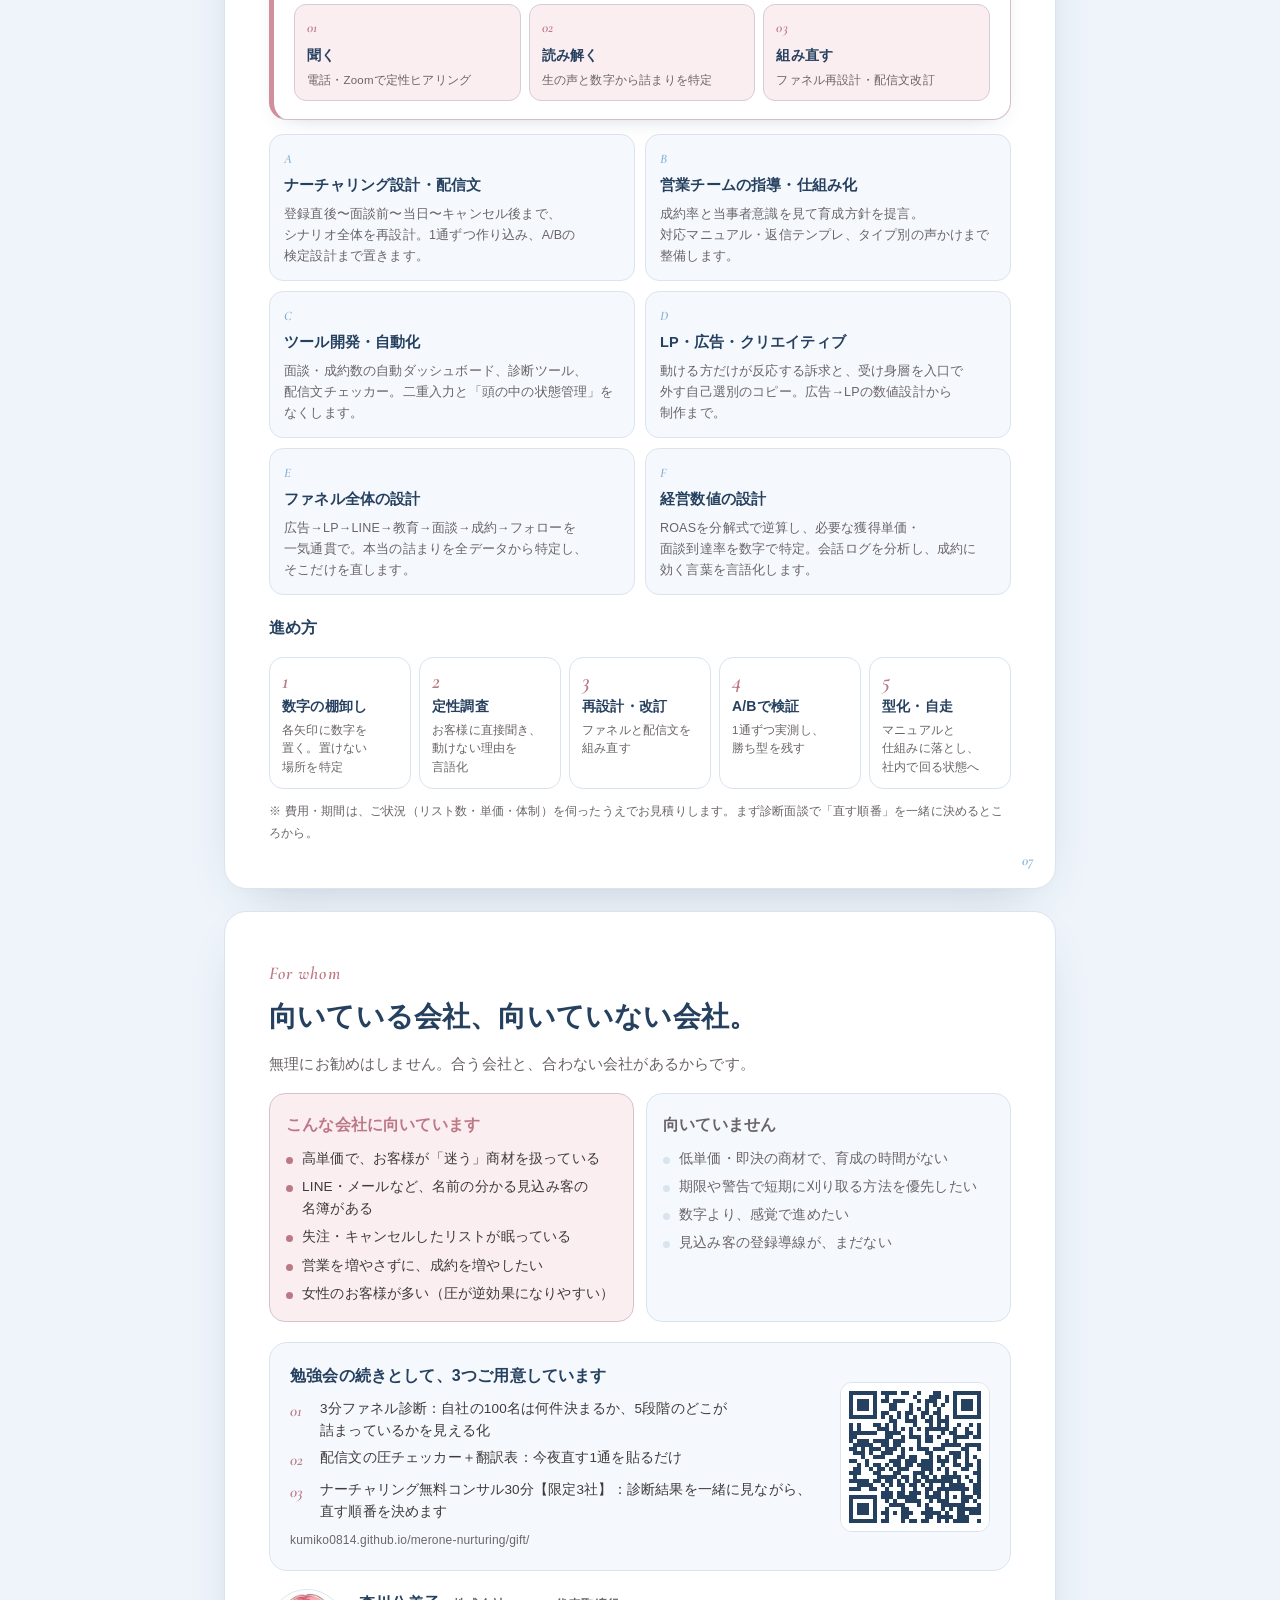
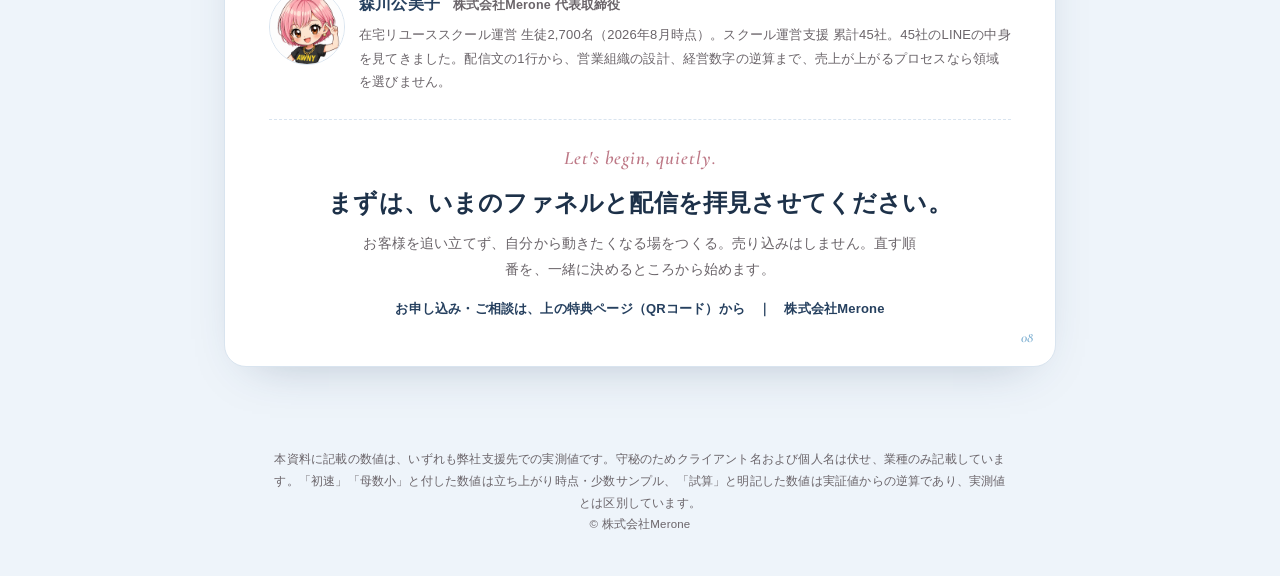
<file: pamphlet/index.html>
<!doctype html>
<html lang="ja">
<head>
<meta charset="utf-8">
<meta name="viewport" content="width=device-width, initial-scale=1">
<meta name="color-scheme" content="light only">
<title>ナーチャリングコンサルティングのご案内｜株式会社Merone</title>
<meta name="description" content="広告費を増やさずに、同じ100名から15倍の成約を。LINE登録から面談までの体験を組み直す、株式会社Meroneのナーチャリングコンサルティング。">
<meta property="og:title" content="ナーチャリングコンサルティングのご案内｜株式会社Merone">
<meta property="og:description" content="お客様を動かすのではなく、自分から動きたくなる環境をつくる。実測の数字でご説明します。">
<meta property="og:type" content="website">
<link rel="preconnect" href="https://fonts.googleapis.com">
<link rel="preconnect" href="https://fonts.gstatic.com" crossorigin>
<link href="https://fonts.googleapis.com/css2?family=Cormorant+Garamond:ital,wght@0,500;0,600;1,500;1,600&display=swap" rel="stylesheet">
<style>
:root{
  color-scheme:light;
  --bg:#eef4fa;--bg2:#f5f9fd;--panel:#fff;
  --ink:#3f3a3c;--ink-soft:#6a6469;
  --navy:#26405f;--navy-deep:#1d3149;
  --pink:#cf8f9c;--pink-deep:#bd7886;--pink-soft:#fbeef1;
  --blue:#7fb0d2;--blue-soft:#e3ecf6;
  --line:#d9e4ef;--line-soft:#e8eef5;
  --shadow:0 18px 50px -28px rgba(38,64,95,.35);--shadow-sm:0 8px 24px -16px rgba(38,64,95,.4);
}
*{box-sizing:border-box;margin:0;padding:0}
html{scroll-behavior:smooth}
body{background:radial-gradient(1200px 620px at 82% -8%,var(--pink-soft) 0%,rgba(0,0,0,0) 55%),radial-gradient(1100px 560px at 6% 2%,var(--blue-soft) 0%,rgba(0,0,0,0) 52%),var(--bg);color:var(--ink);font-family:"Yu Gothic","YuGothic","Hiragino Kaku Gothic ProN","Hiragino Sans","Noto Sans JP",Meiryo,sans-serif;font-size:15.5px;line-height:1.9;-webkit-font-smoothing:antialiased;letter-spacing:.012em;overflow-x:hidden}
img{max-width:100%;display:block}
h1,h2,h3,.garden .big,.x15 .t,.cover p.sub,.lead,.pain,.case li,.fit li,.stat .cap,.proof .l,.giftrow li span,.step .t,.step .d,.talent p,.scope .s p,.voc p,.callout,.garden .q,.seven div,.dept .d{word-break:auto-phrase;overflow-wrap:anywhere}
.serif{font-family:"Cormorant Garamond","Times New Roman",serif;font-style:italic;letter-spacing:.04em}
.mob{display:none}@media(max-width:560px){.mob{display:inline}}
a{color:var(--navy)}

/* top bar (screen only) */
.topbar{position:sticky;top:0;z-index:50;backdrop-filter:saturate(1.2) blur(10px);background:color-mix(in srgb,var(--bg) 84%,transparent);border-bottom:1px solid var(--line-soft)}
.topbar .row{max-width:860px;margin:0 auto;padding:12px 18px;display:flex;align-items:center;justify-content:space-between;gap:12px}
.topbar img{height:24px;width:auto}
.topbar .acts{display:flex;gap:8px;align-items:center}
.topbar a.b{font-size:12.5px;font-weight:800;text-decoration:none;padding:7px 14px;border-radius:999px;border:1.5px solid var(--line);color:var(--navy);background:var(--panel);white-space:nowrap}
.topbar a.b.pk{background:linear-gradient(135deg,var(--pink),var(--pink-deep));color:#fff;border-color:transparent}

/* page */
.doc{max-width:860px;margin:0 auto;padding:22px 14px 60px}
.page{background:var(--panel);border:1px solid var(--line);border-radius:22px;box-shadow:var(--shadow);padding:44px 44px;margin:0 0 22px;position:relative;overflow:hidden}
@media(max-width:640px){.page{padding:30px 20px;border-radius:18px}}
.pno{position:absolute;right:22px;bottom:14px;font-family:"Cormorant Garamond",serif;font-style:italic;font-size:14px;color:var(--blue);font-weight:600}
.eyebrow{font-family:"Cormorant Garamond",serif;font-style:italic;font-size:18px;color:var(--pink-deep);letter-spacing:.06em;font-weight:600;margin-bottom:6px}
.h2{font-size:clamp(21px,4vw,28px);font-weight:900;color:var(--navy);line-height:1.45;margin-bottom:12px;text-wrap:balance}
.lead{font-size:15px;color:var(--ink-soft);line-height:2;max-width:640px}
.hl{background:linear-gradient(transparent 60%,color-mix(in srgb,var(--pink) 42%,transparent) 60%);padding:0 2px}
.circle{position:relative;display:inline-block;padding:0 4px}
.circle::after{content:"";position:absolute;left:-4px;right:-4px;top:-3px;bottom:-3px;border:2px solid var(--pink-deep);border-radius:50% 45% 50% 45%/55% 50% 55% 50%;transform:rotate(-1.5deg);pointer-events:none}
.note{font-size:12px;color:var(--ink-soft);line-height:1.8}
.char{position:absolute;right:28px;bottom:26px;width:118px;height:auto;pointer-events:none}
@media(max-width:640px){.char{position:static;width:96px;margin:18px auto 0}}

/* cover */
.cover{padding-top:52px;min-height:520px}
.cover .logo{height:34px;width:auto;margin-bottom:34px}
.cover .kicker{font-family:"Cormorant Garamond",serif;font-style:italic;font-size:21px;color:var(--pink-deep);letter-spacing:.08em;font-weight:600}
.cover h1{font-size:clamp(29px,5.6vw,46px);font-weight:900;color:var(--navy-deep);line-height:1.3;margin:12px 0 18px;letter-spacing:.01em;text-wrap:balance;max-width:640px}
.cover p.sub{font-size:16px;color:var(--ink);max-width:600px;line-height:2.05}
.cover p.sub b{color:var(--navy);font-weight:800}
.proof{display:grid;grid-template-columns:repeat(3,1fr);gap:12px;margin-top:30px;max-width:640px}
@media(max-width:640px){.proof{grid-template-columns:1fr 1fr}.proof .p:last-child{grid-column:1/-1}}
.proof .p{background:var(--bg2);border:1px solid var(--line);border-radius:16px;padding:14px 14px}
.proof .n{font-size:24px;font-weight:900;color:var(--pink-deep);font-variant-numeric:tabular-nums;line-height:1.1}
.proof .n small{font-size:13px;font-weight:800}
.proof .l{font-size:11.5px;color:var(--ink-soft);margin-top:6px;line-height:1.55;font-weight:700}
.cover .who{margin-top:34px;display:flex;flex-direction:column;gap:2px}
.cover .who .nm{font-size:15px;font-weight:800;color:var(--navy)}
.cover .who .nm span{font-weight:700;color:var(--ink-soft);font-size:13px;margin-left:8px}
.cover .who .sm{font-size:12.5px;color:var(--ink-soft)}
.cover .char{width:150px;right:36px;bottom:40px}
@media(max-width:640px){.cover .char{position:static;width:120px;margin:22px auto 0}.cover{min-height:0}}

/* pains */
.pains{display:grid;grid-template-columns:1fr 1fr;gap:12px;margin:18px 0 26px}
@media(max-width:560px){.pains{grid-template-columns:1fr}}
.pain{background:var(--bg2);border:1px solid var(--line);border-radius:16px;padding:14px 16px;font-size:14.5px;font-weight:800;color:var(--navy);line-height:1.6;display:flex;gap:10px;align-items:flex-start}
.pain i{flex:none;width:8px;height:8px;border-radius:50%;background:var(--pink);margin-top:11px}

/* three depts */
.depts{display:grid;grid-template-columns:1fr 1fr 1fr;gap:10px;margin-top:14px}
@media(max-width:560px){.depts{grid-template-columns:1fr}}
.dept{border:1px solid var(--line);border-radius:16px;padding:14px 14px;text-align:center;background:var(--panel)}
.dept .k{font-family:"Cormorant Garamond",serif;font-style:italic;font-size:14px;color:var(--blue);font-weight:600;letter-spacing:.08em}
.dept .t{font-size:16px;font-weight:900;color:var(--navy);margin-top:2px}
.dept .d{font-size:12.5px;color:var(--ink-soft);margin-top:4px;line-height:1.6}
.dept.mid{border:2px solid var(--pink-deep);background:var(--pink-soft);border-radius:50% 45% 50% 45%/40% 45% 40% 45%}
.dept.mid .k{color:var(--pink-deep)}
.flow{display:flex;flex-wrap:wrap;gap:6px;align-items:stretch;margin-top:16px}
.flow .s{flex:1;min-width:84px;background:var(--panel);border:1px solid var(--line);border-radius:12px;padding:10px 8px;text-align:center;font-size:12.5px;font-weight:800;color:var(--navy);line-height:1.5;position:relative}
.flow .s .r{display:block;margin-top:6px;border-top:1px dashed var(--line);padding-top:4px;font-size:10.5px;color:var(--pink-deep);font-weight:800;letter-spacing:.04em}
.flow .s .r.blank{color:var(--ink-soft)}
.callout{margin-top:18px;border-left:4px solid var(--pink);padding:8px 14px;font-size:14.5px;color:var(--ink);line-height:1.9;background:color-mix(in srgb,var(--pink-soft) 55%,transparent);border-radius:0 12px 12px 0}
.callout b{color:var(--navy);font-weight:800}

.fail{margin-top:18px;background:var(--bg2);border:1px dashed color-mix(in srgb,var(--pink) 60%,var(--line));border-radius:16px;padding:16px 18px;max-width:600px}
.fail .k{font-family:"Cormorant Garamond",serif;font-style:italic;font-size:15px;color:var(--pink-deep);font-weight:600;letter-spacing:.05em}
.fail h3{font-size:16px;color:var(--navy);font-weight:900;margin:2px 0 6px}
.fail p{font-size:13px;color:var(--ink-soft);line-height:1.85}
.fail p b{color:var(--ink);font-weight:800}
.fail .stair{display:flex;align-items:center;gap:8px;margin-top:10px;flex-wrap:wrap}
.fail .stair span{background:var(--panel);border:1px solid var(--line);border-radius:999px;padding:4px 12px;font-size:12.5px;font-weight:800;color:var(--navy)}
.fail .stair span b{color:var(--pink-deep);font-size:15px}
.fail .stair i{width:18px;height:1px;background:var(--line)}
/* 100 table */
.tblwrap{overflow-x:auto;border:1px solid var(--line);border-radius:18px;background:var(--panel);box-shadow:var(--shadow-sm);margin-top:16px}
table.cmp{border-collapse:collapse;width:100%;min-width:0;font-size:14px}
table.cmp th{background:var(--bg2);color:var(--ink-soft);font-size:12px;letter-spacing:.06em;text-align:left;padding:12px 14px;font-weight:800;border-bottom:1px solid var(--line)}
table.cmp th.us{color:var(--pink-deep)}
table.cmp td{padding:13px 14px;border-bottom:1px solid var(--line-soft);vertical-align:middle;line-height:1.6;font-variant-numeric:tabular-nums}
table.cmp tr:last-child td{border-bottom:0}
table.cmp td.axis{font-weight:800;color:var(--navy);white-space:nowrap}
table.cmp td.them{color:var(--ink-soft)}
table.cmp td.us{background:color-mix(in srgb,var(--pink-soft) 55%,transparent);font-weight:800;color:var(--navy)}
table.cmp td.us.big{font-size:20px;color:var(--pink-deep)}
.x15{display:flex;align-items:baseline;gap:10px;margin-top:14px}
.x15 .n{font-size:46px;font-weight:900;color:var(--pink-deep);line-height:1;font-variant-numeric:tabular-nums;white-space:nowrap;flex:none}
.x15 .t{font-size:14.5px;color:var(--ink);line-height:1.7}
.x15 .t b{color:var(--navy);font-weight:800}
.formula{margin-top:22px;background:var(--bg2);border:1px solid var(--line);border-radius:18px;padding:18px 20px}
.formula .f{font-family:"Cormorant Garamond",serif;font-style:normal;font-size:clamp(17px,3.4vw,23px);color:var(--navy);font-weight:600;letter-spacing:.02em;line-height:1.6}
.formula .f b{color:var(--pink-deep)}
.formula p{font-size:13.5px;color:var(--ink-soft);margin-top:8px;line-height:1.85}
.case1{margin-top:18px;display:grid;grid-template-columns:1fr 1fr;gap:12px}
@media(max-width:560px){.case1{grid-template-columns:1fr}}
.case1 .c{background:var(--panel);border:1px solid var(--line);border-radius:16px;padding:14px 16px}
.case1 .c .k{font-size:11.5px;font-weight:800;letter-spacing:.08em;color:var(--blue)}
.case1 .c .v{font-size:22px;font-weight:900;color:var(--navy);font-variant-numeric:tabular-nums;line-height:1.2;margin-top:4px}
.case1 .c .v .to{color:var(--blue);font-size:15px;margin:0 4px;font-weight:800}
.case1 .c .v .up{color:var(--pink-deep)}
.case1 .c .d{font-size:12px;color:var(--ink-soft);margin-top:6px;line-height:1.6}

/* philosophy */
.garden{display:grid;grid-template-columns:1fr 200px;gap:20px;align-items:center;margin-top:14px}
@media(max-width:640px){.garden{grid-template-columns:1fr}}
.garden .big{font-size:clamp(19px,3.4vw,24px);font-weight:800;color:var(--navy);line-height:1.7}
.garden .big .accent{color:var(--pink-deep)}
.garden .q{margin-top:12px;padding-left:16px;border-left:3px solid var(--pink);font-size:14px;color:var(--ink-soft);line-height:1.9}
.garden img{width:200px;height:auto;border-radius:18px;border:1px solid var(--line);justify-self:center}
@media(max-width:640px){.garden img{width:150px}}
.talents{display:grid;grid-template-columns:repeat(3,1fr);gap:12px;margin-top:22px}
@media(max-width:640px){.talents{grid-template-columns:1fr}}
.talent{background:var(--bg2);border:1px solid var(--line);border-radius:16px;padding:16px 16px}
.talent .no{font-family:"Cormorant Garamond",serif;font-style:italic;font-size:19px;color:var(--pink-deep);font-weight:600}
.talent .en{font-size:10.5px;color:var(--blue);letter-spacing:.12em;font-weight:800;margin-top:2px}
.talent h3{font-size:17.5px;color:var(--navy);font-weight:900;margin:6px 0 6px}
.talent p{font-size:13px;color:var(--ink-soft);line-height:1.8}

/* before/after LINE */
.ba{display:grid;grid-template-columns:1fr 1fr;gap:14px;margin-top:16px}
@media(max-width:640px){.ba{grid-template-columns:1fr}}
.ba .box{border-radius:18px;padding:16px 16px;border:1px solid var(--line)}
.ba .before{background:var(--bg2)}
.ba .after{background:var(--pink-soft);border-color:color-mix(in srgb,var(--pink) 40%,var(--line))}
.ba .lab{font-size:11.5px;font-weight:800;letter-spacing:.1em;margin-bottom:10px;display:inline-block;padding:3px 12px;border-radius:999px}
.ba .before .lab{color:var(--ink-soft);background:var(--line-soft)}
.ba .after .lab{color:#fff;background:var(--pink-deep)}
.line{background:#8fc3e8;border-radius:16px;padding:14px 12px 12px;position:relative}
.line .bub{background:#fff;border-radius:14px;border-top-left-radius:4px;padding:10px 12px;font-size:13px;line-height:1.8;color:var(--ink);white-space:pre-line;word-break:auto-phrase;overflow-wrap:anywhere;letter-spacing:0;max-width:100%;box-shadow:0 2px 6px rgba(0,0,0,.08)}
.line .bub .red{color:var(--pink-deep);font-weight:900}
.line .tm{font-size:10px;color:#2d4a63;margin-top:4px;padding-left:4px}
.ba .res{margin-top:12px;font-size:13px;color:var(--ink-soft);line-height:1.7}
.ba .res b{color:var(--pink-deep);font-weight:900;font-size:15px}
table.tr{border-collapse:collapse;width:100%;min-width:0;font-size:13.5px}
table.tr th{background:var(--bg2);color:var(--ink-soft);font-size:12px;letter-spacing:.06em;text-align:left;padding:11px 14px;font-weight:800;border-bottom:1px solid var(--line)}
table.tr th.us{color:var(--pink-deep)}
table.tr td{padding:11px 14px;border-bottom:1px solid var(--line-soft);vertical-align:top;line-height:1.7}
table.tr tr:last-child td{border-bottom:0}
table.tr td.them{color:var(--ink-soft);width:40%}
table.tr td.us{background:color-mix(in srgb,var(--pink-soft) 55%,transparent);font-weight:600;color:var(--ink)}
.seven{display:grid;grid-template-columns:repeat(2,1fr);gap:8px 14px;margin-top:14px}
@media(max-width:560px){.seven{grid-template-columns:1fr}}
.seven div{font-size:13.5px;color:var(--ink);line-height:1.7;padding-left:18px;position:relative}
.seven div::before{content:"";position:absolute;left:2px;top:11px;width:7px;height:7px;border-radius:50%;background:var(--pink)}

/* stats */
.stats{display:grid;grid-template-columns:repeat(3,1fr);gap:12px;margin-top:16px}
@media(max-width:820px){.stats{grid-template-columns:repeat(2,1fr)}}
@media(max-width:520px){.stats{grid-template-columns:1fr}}
.stat{background:var(--bg2);border:1px solid var(--line);border-radius:16px;padding:16px 16px;position:relative}
.stat .flow{font-size:12px;color:var(--ink-soft);font-weight:800;margin-bottom:6px;letter-spacing:.02em}
.stat .big{font-size:25px;font-weight:900;color:var(--navy);font-variant-numeric:tabular-nums;line-height:1.15}
.stat .big .to{color:var(--blue);font-weight:800;font-size:16px;margin:0 3px}
.stat .big .up{color:var(--pink-deep)}
.stat .cap{font-size:12px;color:var(--ink-soft);margin-top:8px;line-height:1.65}
.stat .tagv{position:absolute;top:12px;right:12px;font-size:9.5px;font-weight:800;letter-spacing:.05em;padding:2px 8px;border-radius:999px;background:var(--blue-soft);color:var(--navy)}
.cases{display:grid;grid-template-columns:repeat(3,1fr);gap:12px;margin-top:16px}
@media(max-width:820px){.cases{grid-template-columns:1fr}}
.case{background:var(--panel);border:1px solid var(--line);border-radius:16px;padding:16px 16px}
.case .seg{font-size:10px;font-weight:800;letter-spacing:0;color:#fff;background:var(--navy);display:inline-block;padding:3px 9px;border-radius:999px;margin-bottom:10px;white-space:nowrap}
.case h3{font-size:15.5px;color:var(--navy);font-weight:900;margin-bottom:10px;line-height:1.5}
.case ul{list-style:none;display:flex;flex-direction:column;gap:7px}
.case li{font-size:12.5px;color:var(--ink-soft);line-height:1.65;padding-left:16px;position:relative}
.case li::before{content:"";position:absolute;left:0;top:9px;width:7px;height:7px;border-radius:50%;background:var(--pink)}
.case li b{color:var(--pink-deep);font-weight:800;font-variant-numeric:tabular-nums}

/* scope */
.voc{background:var(--panel);border:1px solid color-mix(in srgb,var(--pink) 45%,var(--line));border-left:5px solid var(--pink);border-radius:18px;padding:18px 20px;box-shadow:var(--shadow-sm);margin-top:14px}
.voc h3{font-size:17px;color:var(--navy);font-weight:900;margin-bottom:6px}
.voc p{font-size:13.5px;color:var(--ink-soft);line-height:1.85}
.voc p b{color:var(--ink);font-weight:800}
.voc .f3{display:flex;flex-wrap:wrap;gap:8px;margin-top:12px}
.voc .f{flex:1;min-width:150px;background:var(--pink-soft);border:1px solid color-mix(in srgb,var(--pink) 28%,var(--line));border-radius:12px;padding:10px 12px}
.voc .f .k{font-family:"Cormorant Garamond",serif;font-style:italic;color:var(--pink-deep);font-size:14px;font-weight:600}
.voc .f .t{font-size:14px;font-weight:800;color:var(--navy)}
.voc .f .d{font-size:11.5px;color:var(--ink-soft);margin-top:3px;line-height:1.6}
.scope{display:grid;grid-template-columns:1fr 1fr;gap:10px;margin-top:14px}
@media(max-width:600px){.scope{grid-template-columns:1fr}}
.scope .s{background:var(--bg2);border:1px solid var(--line);border-radius:14px;padding:12px 14px}
.scope .s .cat{font-family:"Cormorant Garamond",serif;font-style:italic;font-size:13px;color:var(--blue);font-weight:600;letter-spacing:.08em}
.scope .s h3{font-size:14.5px;color:var(--navy);font-weight:900;margin:1px 0 4px}
.scope .s p{font-size:12.5px;color:var(--ink-soft);line-height:1.7}
.steps{display:grid;grid-template-columns:repeat(5,1fr);gap:8px;margin-top:14px}
@media(max-width:720px){.steps{grid-template-columns:1fr}}
.step{background:var(--panel);border:1px solid var(--line);border-radius:14px;padding:12px 12px;position:relative}
.step .n{font-family:"Cormorant Garamond",serif;font-style:italic;font-size:22px;color:var(--pink-deep);font-weight:600;line-height:1}
.step .t{font-size:14px;font-weight:900;color:var(--navy);margin-top:4px;line-height:1.5}
.step .d{font-size:11.5px;color:var(--ink-soft);margin-top:4px;line-height:1.6}
.stance{margin-top:14px;background:var(--navy);color:#fff;border-radius:18px;padding:16px 20px}
.stance .e{font-family:"Cormorant Garamond",serif;font-style:italic;color:var(--pink);font-size:16px;font-weight:600;letter-spacing:.05em}
.stance h3{font-size:16.5px;font-weight:900;line-height:1.6;margin:3px 0 6px;color:#fff}
.stance p{font-size:13px;line-height:1.85;color:#e8eef5}

/* fit */
.fit{display:grid;grid-template-columns:1fr 1fr;gap:12px;margin-top:14px}
@media(max-width:600px){.fit{grid-template-columns:1fr}}
.fit .col{border-radius:16px;padding:16px 16px;border:1px solid var(--line)}
.fit .yes{background:var(--pink-soft);border-color:color-mix(in srgb,var(--pink) 40%,var(--line))}
.fit .no{background:var(--bg2)}
.fit h3{font-size:15.5px;font-weight:900;margin-bottom:8px}
.fit .yes h3{color:var(--pink-deep)}.fit .no h3{color:var(--ink-soft)}
.fit ul{list-style:none;display:flex;flex-direction:column;gap:6px}
.fit li{font-size:13.5px;line-height:1.65;padding-left:16px;position:relative;color:var(--ink)}
.fit .yes li::before{content:"";position:absolute;left:0;top:9px;width:7px;height:7px;border-radius:50%;background:var(--pink-deep)}
.fit .no li::before{content:"";position:absolute;left:0;top:9px;width:7px;height:7px;border-radius:50%;background:var(--line)}
.fit .no li{color:var(--ink-soft)}
.giftrow{display:grid;grid-template-columns:1fr 150px;gap:18px;align-items:center;margin-top:20px;background:var(--bg2);border:1px solid var(--line);border-radius:18px;padding:18px 20px}
@media(max-width:600px){.giftrow{grid-template-columns:1fr}.giftrow img{margin:0 auto}}
.giftrow img{width:150px;height:150px;border-radius:12px;border:1px solid var(--line);background:#fff}
.giftrow h3{font-size:16px;color:var(--navy);font-weight:900;margin-bottom:6px}
.giftrow ol{padding-left:0;list-style:none;display:flex;flex-direction:column;gap:5px}
.giftrow li{font-size:13.5px;color:var(--ink);line-height:1.65;display:flex;gap:8px}
.giftrow li .k{flex:none;font-family:"Cormorant Garamond",serif;font-style:italic;color:var(--pink-deep);font-weight:600;font-size:16px;width:22px}
.giftrow .u{font-size:12px;color:var(--ink-soft);margin-top:6px;word-break:break-all}
.profile{display:grid;grid-template-columns:76px 1fr;gap:14px;align-items:start;margin-top:18px}
.profile img{width:76px;height:76px;border-radius:50%;border:1px solid var(--line);background:var(--bg2);object-fit:cover}
.profile .nm{font-size:16px;font-weight:900;color:var(--navy)}
.profile .nm span{font-size:12.5px;color:var(--ink-soft);font-weight:700;margin-left:8px}
.profile p{font-size:13px;color:var(--ink-soft);line-height:1.8;margin-top:4px}
.closing{text-align:center;margin-top:26px;padding-top:20px;border-top:1px dashed var(--line)}
.closing .e{font-family:"Cormorant Garamond",serif;font-style:italic;color:var(--pink-deep);font-size:19px;font-weight:600;letter-spacing:.05em}
.closing h3{font-size:clamp(18px,3.4vw,24px);font-weight:900;color:var(--navy-deep);margin:8px 0 10px;line-height:1.5;text-wrap:balance}
.closing p{font-size:13.5px;color:var(--ink-soft);max-width:560px;margin:0 auto;line-height:1.95}
.closing .co{margin-top:14px;font-size:13px;color:var(--navy);font-weight:800}
.closing .co a{text-decoration:none}
footer{text-align:center;color:var(--ink-soft);font-size:11.5px;line-height:1.9;padding:0 14px 40px;max-width:760px;margin:0 auto}

@media(max-width:560px){table.cmp{font-size:12px}table.cmp th{font-size:10.5px;letter-spacing:0;white-space:nowrap;padding:9px 4px}table.cmp td{padding:10px 4px;white-space:nowrap}table.cmp td.axis{font-size:12px}table.cmp td.us.big{font-size:17px}table.cmp th:nth-child(3),table.cmp td:nth-child(3){display:none}.profile .nm span{display:block;margin-left:0;margin-top:2px}table.tr{font-size:12.5px}table.tr th,table.tr td{padding:9px 8px}table.tr td.them{width:44%}}
/* print */
@media print{
  @page{size:A4;margin:0}
  html,body{background:#fff !important}
  body{font-size:12.5px;line-height:1.75}
  .topbar,footer.screen{display:none !important}
  .doc{max-width:none;padding:0;margin:0}
  .page{width:210mm;min-height:297mm;height:297mm;border:0;border-radius:0;box-shadow:none;margin:0;padding:16mm 15mm 14mm;page-break-after:always;break-after:page;overflow:hidden;background:#fff}
  .page:last-child{page-break-after:auto}
  .char{width:96px}
  .cover .char{width:128px}
  .cover{padding-top:26mm}
  .cover h1{font-size:33px}
  .h2{font-size:22px}
  .lead{font-size:12.5px}
  .proof .n{font-size:20px}
  .stats{grid-template-columns:repeat(3,1fr)}
  .cases{grid-template-columns:repeat(3,1fr)}
  .talents{grid-template-columns:repeat(3,1fr)}
  .steps{grid-template-columns:repeat(5,1fr)}
  .fit,.ba,.case1,.pains,.seven{grid-template-columns:1fr 1fr}
  .scope{grid-template-columns:1fr 1fr 1fr;gap:8px}
  .scope .s{padding:10px 11px}
  .scope .s p{font-size:11.5px;line-height:1.65}
  .scope .s h3{font-size:13.5px}
  .voc{padding:14px 16px}
  .voc p{font-size:12.5px}
  .voc .f{padding:8px 10px}
  .step{padding:10px 10px}
  .step .d{font-size:11px}
  .stance{padding:14px 18px}
  .stance p{font-size:12.5px}
  .garden{grid-template-columns:1fr 150px}
  .giftrow{grid-template-columns:1fr 120px}
  .giftrow img{width:120px;height:120px}
  .tblwrap{overflow:visible;box-shadow:none}
  table.cmp,table.tr{min-width:0}
  .x15 .n{font-size:38px}
  .stat .big{font-size:21px}
  .pno{bottom:8mm;right:12mm}
  *{-webkit-print-color-adjust:exact;print-color-adjust:exact}
}
</style>
</head>
<body>

<div class="topbar">
  <div class="row">
    <img src="img/merone-logo.png" alt="Merone">
    <div class="acts">
      <a class="b" href="../gift/">3分ファネル診断</a>
      <a class="b pk" href="javascript:window.print()">PDFで保存</a>
    </div>
  </div>
</div>

<div class="doc">

<!-- ================= P1 COVER ================= -->
<section class="page cover">
  <img class="logo" src="img/merone-logo.png" alt="Merone">
  <div class="kicker">Nurturing Consulting</div>
  <h1>広告費を増やさずに、<br>同じ100名から<br class="mob"><span class="hl">15倍の成約</span>を。</h1>
  <p class="sub">お客様がLINEに登録してから、面談の席に座るまで。その「体験」を組み直すだけで、同じ広告費・同じ100名の結果が変わります。<b>感情論ではなく、感情の設計。</b>だから、すべて数字でご説明できます。</p>
  <div class="proof">
    <div class="p"><div class="n">59.9<small>%</small></div><div class="l">面談成約率（決着ベース）<br>面談1,163件・2025年1月〜2026年9月</div></div>
    <div class="p"><div class="n">約10<small>倍</small></div><div class="l">失注リストの復活率<br>1.3% → 15.5%（F社）</div></div>
    <div class="p"><div class="n">−14.9<small>pt</small></div><div class="l">キャンセル率<br>配信を半減して改善（F社）</div></div>
  </div>
  <div class="who">
    <div class="nm">株式会社Merone <span>代表取締役　森川公美子</span></div>
    <div class="sm">在宅リユーススクール運営 生徒2,700名（2026年8月時点）／スクール運営支援 累計45社</div>
  </div>
  <img class="char" src="img/char-peace.png" alt="">
  <div class="pno">01</div>
</section>

<!-- ================= P2 PAINS / 3 DEPTS ================= -->
<section class="page">
  <div class="eyebrow">Why leads sleep</div>
  <h2 class="h2">問い合わせはあるのに決まらない。<br class="mob">その原因は、「真ん中」にあります。</h2>
  <p class="lead">弊社にご相談いただく経営者の方のお悩みは、業種が違っても、ほぼこの4つに集約されます。</p>
  <div class="pains">
    <div class="pain"><i></i>広告費が、年々上がっている</div>
    <div class="pain"><i></i>営業に、これ以上人を割けない</div>
    <div class="pain"><i></i>問い合わせはあるのに、決まらない</div>
    <div class="pain"><i></i>過去の見込み客リストが、眠っている</div>
  </div>

  <h3 style="font-size:17px;color:var(--navy);font-weight:900">3つの部署と、一気通貫の見取り図</h3>
  <div class="depts">
    <div class="dept"><div class="k">MARKETING</div><div class="t">マーケ</div><div class="d">流入の最大化</div></div>
    <div class="dept mid"><div class="k">NURTURING</div><div class="t">ナーチャリング</div><div class="d">面談創出の最大化</div></div>
    <div class="dept"><div class="k">SALES</div><div class="t">セールス</div><div class="d">成約数の最大化</div></div>
  </div>
  <div class="flow">
    <div class="s">広告<span class="r">率 ＿＿％</span></div>
    <div class="s">LP<span class="r">率 ＿＿％</span></div>
    <div class="s">LINE登録<span class="r">率 ＿＿％</span></div>
    <div class="s">教育<br>（動画・配信）<span class="r blank">誰の仕事？</span></div>
    <div class="s">面談予約<span class="r">率 ＿＿％</span></div>
    <div class="s">面談<span class="r">率 ＿＿％</span></div>
    <div class="s">成約<span class="r">率 ＿＿％</span></div>
  </div>
  <div class="callout">多くの会社で、<b>真ん中が「誰の仕事でもない」</b>状態になっています。だからリストが眠ります。各矢印に数字を置けるかが、設計の第一歩。<b>置けない矢印が、見えていない場所</b>です。</div>

  <div class="fail">
    <div class="k">弊社自身の失敗から</div>
    <h3>温度ゼロの方に、60分の動画を送ってしまった</h3>
    <p>広告→LINE→動画3本→面談の直球ルート。登録8名、面談0名（2026年7月・母数小）。原因は、入口の温度に合わせず、すでに温まった既存のお客様向けの重い導線をそのまま流したこと。<b>ナーチャリングは「誰が・どんな温度で入ってきたか」から設計する。</b>この失敗が、弊社の設計の出発点です。</p>
    <div class="stair"><span>登録 <b>8</b></span><i></i><span>動画完走 <b>1</b></span><i></i><span>面談 <b>0</b></span></div>
  </div>
  <img class="char" src="img/char-think.png" alt="">
  <div class="pno">02</div>
</section>

<!-- ================= P3 YOUR 100 ================= -->
<section class="page">
  <div class="eyebrow">Same 100 leads</div>
  <h2 class="h2">公式LINEに100名入ったとき、<br class="mob">何件決まりますか。</h2>
  <p class="lead">同じ100名、同じ広告費。違うのは「入ってから面談までの体験」だけです。</p>
  <div class="tblwrap">
    <table class="cmp">
      <thead><tr><th></th><th>面談創出率</th><th>面談数</th><th>面談成約率</th><th class="us">成約数</th></tr></thead>
      <tbody>
        <tr><td class="axis">業界相場</td><td class="them">5%</td><td class="them">5件</td><td class="them">20%</td><td class="them">1件</td></tr>
        <tr><td class="axis">弊社の構築</td><td class="us">25%</td><td class="us">25件</td><td class="us">60%</td><td class="us big">15件</td></tr>
      </tbody>
    </table>
  </div>
  <p class="note" style="margin-top:8px">※ 単価50万円・高単価商材の仮定モデル。率は弊社支援先での実測レンジ。</p>
  <div class="x15"><div class="n">15<span style="font-size:22px">倍</span></div><div class="t">広告費は、1円も増やしていません。<br><b>変えたのは、登録してから面談までの体験だけ</b>です。</div></div>

  <div class="formula">
    <div class="f">ROAS ＝ 単価 ÷ CPO<br>CPO ＝ 獲得単価 ÷（<b>面談到達率 × 面談成約率</b>）</div>
    <p>広告費を増やす前に、掛け算の右側を上げる。面談到達率を動かすのは「教育」です。教える（動画）、仲間を見せる（受講生の声）、締切を切る（一人ひとりの期限）。人手がなくても、配信で代替できます。</p>
  </div>

  <h3 style="font-size:16px;color:var(--navy);font-weight:900;margin-top:20px">S社（女性向けキャリアスクール）での実例</h3>
  <div class="case1">
    <div class="c"><div class="k">面談予約／月</div><div class="v">240名<span class="to">→</span><span class="up">929名</span></div><div class="d">導入半年。LINE登録後の体験を組み直しました。</div></div>
    <div class="c"><div class="k">成約率</div><div class="v">40%<span class="to">→</span><span class="up">67%</span></div><div class="d">4ヶ月で売上 3,257万円増。広告費は増やしていません。</div></div>
  </div>
  <div class="pno">03</div>
</section>

<!-- ================= P4 PHILOSOPHY ================= -->
<section class="page">
  <div class="eyebrow">Our way</div>
  <h2 class="h2">お客様を「動かす」のではなく、<br class="mob">自分から動きたくなる環境をつくる。</h2>
  <div class="garden">
    <div>
      <div class="big">育成型とは、<span class="accent">心に、ゆっくり水をやること。</span><br>種をまいた翌日に引っ張れば、根ごと抜けます。</div>
      <div class="q">咲かせるのではなく、咲きたくなる環境を作る。ブロックや配信解除は「根っこから抜けた状態」で、一度抜けた方は戻りません。期限で焦らせる、催促を重ねる、警告で縛る。それは水ではなく、引っ張る行為です。</div>
    </div>
    <img src="img/plant.png" alt="">
  </div>

  <h3 style="font-size:17px;color:var(--navy);font-weight:900;margin-top:24px">効き目の正体は、3つの力</h3>
  <p class="note" style="margin-top:2px">テクニックではなく能力。ただし、型にすれば誰でも再現できます。弊社は、この3つを型にしてお渡しします。</p>
  <div class="talents">
    <div class="talent"><div class="no">01</div><div class="en">EMPATHY RESOLUTION</div><h3>共感解像度</h3><p>「30代女性」では止めません。「夜22時、布団の中、片手で読んでいる人」。いつ・どこで・どんな指先で読まれるかまで想像するから、生活に馴染む言葉が書けます。</p></div>
    <div class="talent"><div class="no">02</div><div class="en">TRANSLATION</div><h3>翻訳力</h3><p>「感想を送って」「キャンセルしないで」という要求を、お客様への贈り物に翻訳します。要求は「私のため」、贈り物は「あなたのため」。同じ依頼が「自分のため」に変わった瞬間、人は動きます。</p></div>
    <div class="talent"><div class="no">03</div><div class="en">PRESSURE SENSOR</div><h3>圧センサー</h3><p>強い言葉・赤文字・「！」の連続・カウントダウン・重複配信。普通は見えない「ミリ単位の圧」を見抜いて抜きます。人は動かされていると感じた瞬間に止まり、特に女性のお客様は反転します。</p></div>
  </div>
  <div class="callout" style="margin-top:18px">エモーショナル＝感情論ではありません。<b>感情の設計</b>です。だから、A/Bテストで数字にできます。</div>
  <div class="pno">04</div>
</section>

<!-- ================= P5 BEFORE / AFTER ================= -->
<section class="page">
  <div class="eyebrow">Before / After</div>
  <h2 class="h2">同じ依頼が、こう変わります。</h2>
  <p class="lead">ヒアリングシートの案内。要求の中身はまったく同じです。</p>
  <div class="ba">
    <div class="box before">
      <span class="lab">BEFORE ｜ 普通の催促</span>
      <div class="line"><div class="bub"><span class="red">【重要】まだ準備が完了していません！</span>
期限が迫っています。至急ご対応ください。
フルネームの送付、ヒアリングシート、動画の視聴、感想の送付を本日中にお願いします。</div><div class="tm">9:00</div></div>
      <div class="res">→ 開いた瞬間に閉じられ、<b>ブロック</b>が起きる</div>
    </div>
    <div class="box after">
      <span class="lab">AFTER ｜ 弊社の変換</span>
      <div class="line"><div class="bub">ヒアリングシートの記載がないと、
正しくカウンセリングができません…。

たった１分で回答ができるので
すぐに回答お願いしますね☺️♡</div><div class="tm">9:00</div></div>
      <div class="res">「理由 → ハードル下げ → 優しいトーン」の3点セット。<b>回答率 +10.8pt</b></div>
    </div>
  </div>

  <div class="tblwrap" style="margin-top:18px">
    <table class="tr">
      <thead><tr><th>要求（普通の言い方）</th><th class="us">翻訳後（弊社の言い方）</th></tr></thead>
      <tbody>
        <tr><td class="them">感想を送ってください</td><td class="us">学べることの一覧を先に贈り、「読んだらスタンプを送ってね」</td></tr>
        <tr><td class="them">無断キャンセルしないでください</td><td class="us">警告文を消し、代わりに「胸を張れる5か条」を贈る。<br>一、約束は守る　二、まずやってみる　三、嘘をつかない　四、途中で投げ出さない　五、学びを頑張る。<br>親が子どもに毎日言っている言葉なので、読んだ方は「私はもうできている」と感じ、当日参加という約束を自分の意思で守りたくなる。日程変更の導線だけ置く</td></tr>
        <tr><td class="them">キャンセル後：特別枠をご用意しました</td><td class="us">「お子さまの体調、大丈夫でしたか？」日程は出さず、気遣いだけ</td></tr>
      </tbody>
    </table>
  </div>

  <p class="note" style="margin-top:8px">※ 5か条はF社（子育て世代向けサービス）で実際に配信したもの。業種ごとに「お客様がすでに大切にしている価値観」に置き換えて作ります。</p>
  <h3 style="font-size:16px;color:var(--navy);font-weight:900;margin-top:18px">文章の型 7つ</h3>
  <div class="seven">
    <div>1通に、お願いは1つだけ</div>
    <div>所要時間を書く（2秒・1分）</div>
    <div>理由 → ハードル下げ → 優しいトーン</div>
    <div>催促を、価値提供に変える</div>
    <div>小さなYESを集める（スタンプ回収）</div>
    <div>生活時間に届ける（朝7時・夜21時）</div>
    <div>一斉配信でも「個別の顔」で</div>
  </div>
  <div class="pno">05</div>
</section>

<!-- ================= P6 RESULTS ================= -->
<section class="page">
  <div class="eyebrow">Proven in numbers</div>
  <h2 class="h2">結果は、数字で出ています。</h2>
  <p class="lead">実際の支援先で計測した変化です。守秘のため社名・個人名は伏せ、業種のみ記載しています。</p>
  <div class="stats">
    <div class="stat"><span class="tagv">実測</span><div class="flow">失注リストの掘り起こし</div><div class="big">1.3%<span class="to">→</span><span class="up">15.5%</span></div><div class="cap">自動配信の定型文を、個別の気遣いに。復活率が約10倍（F社・411件/71件）。</div></div>
    <div class="stat"><span class="tagv">実測</span><div class="flow">体験会の実施率</div><div class="big"><span class="up">+10.3</span>pt</div><div class="cap">48.8%→59.1%。7日以上先の予約を71件→0件に（A社）。</div></div>
    <div class="stat"><span class="tagv">実測</span><div class="flow">配信フローの再設計</div><div class="big"><span class="up">−14.9</span>pt</div><div class="cap">キャンセル率46.2%→31.3%。配信20通超→10通前後に半減、回答率+10.8pt（F社）。</div></div>
    <div class="stat"><span class="tagv">実測</span><div class="flow">ヒアリングシート回答率</div><div class="big">60%台<span class="to">→</span><span class="up">82.5%</span></div><div class="cap">案内バナーを小さくして、1画面に収めただけ。</div></div>
    <div class="stat"><span class="tagv">実測</span><div class="flow">体験後の追客スピード</div><div class="big">90h<span class="to">→</span><span class="up">3.7h</span></div><div class="cap">初回返信の中央値を約1/24に短縮。成約率は約1.8倍（S社）。</div></div>
    <div class="stat"><span class="tagv">実測</span><div class="flow">勉強会からの面談→成約</div><div class="big"><span class="up">64.3%</span></div><div class="cap">前回までの13〜18%から過去最高に。告知の「型」を勝ちパターンで再現（S社）。</div></div>
  </div>

  <div class="cases">
    <div class="case"><span class="seg">A社｜女性向け金融教育スクール</span><h3>体験会のドタキャンを、「時間」の設計で止めた</h3><ul>
      <li>実施率 <b>48.8%→59.1%</b>（+10.3pt）</li>
      <li>7日超の予約 <b>71件→0件</b></li>
      <li>体験前配信のA/B：自己認識型が <b>79%</b> の支持（n=48・母数小）</li>
    </ul></div>
    <div class="case"><span class="seg">F社｜子育て世代向けサービス</span><h3>「催促」を「共感」に変え、掘り起こしが10倍に</h3><ul>
      <li>復活率 <b>1.3%→15.5%</b>（約10倍）</li>
      <li>共感型フォローの返信率 <b>100%</b>（3件中3件・母数小）</li>
      <li>キャンセル率 <b>−14.9pt</b>・回答率 +10.8pt</li>
    </ul></div>
    <div class="case"><span class="seg">S社｜女性向けキャリアスクール</span><h3>体験の「前後」を設計し、予約も成約も引き上げた</h3><ul>
      <li>面談予約 <b>240名→929名</b>／月（導入半年）</li>
      <li>成約率 <b>40%→67%</b>・4ヶ月で売上3,257万円増</li>
      <li>体験前1to1で参加率 <b>35%→57%</b>（初速）</li>
    </ul></div>
  </div>
  <p class="note" style="margin-top:12px">※ 「母数小」「初速」と付した数値は少数サンプル・立ち上がり時点の値です。試算と明記した数値は実測からの逆算であり、実測値とは区別しています。</p>
  <div class="stance">
    <div class="e">Whatever it takes</div>
    <h3>外部のコンサルタントではなく、メンバーの一員として手を動かします。</h3>
    <p>担当者が手一杯なら、配信システムに自分で入って全シナリオを把握し直す。数字の連携が止まれば、別経路を通して追加コストゼロで復旧する。広告から来たお客様がフォームで止まっていた表示の不具合を、自分で直す。すべて、実際にあった話です。</p>
  </div>
  <div class="pno">06</div>
</section>

<!-- ================= P7 SCOPE / PROCESS ================= -->
<section class="page">
  <div class="eyebrow">What we do</div>
  <h2 class="h2">掘り起こしだけではありません。<br class="mob">結果が出るためなら、何でもやります。</h2>
  <div class="voc">
    <h3>すべての起点は、お客様に直接聞くこと</h3>
    <p>推測でファネルは組みません。電話やZoomでお客様お一人おひとりに<b>直接ヒアリング</b>し、アンケートと生の声を読み解きます。そこで見えた「本当の詰まり」を根拠に、<b>ファネルを組み直し、配信文を書き換えます。</b></p>
    <div class="f3">
      <div class="f"><div class="k">01</div><div class="t">聞く</div><div class="d">電話・Zoomで定性ヒアリング</div></div>
      <div class="f"><div class="k">02</div><div class="t">読み解く</div><div class="d">生の声と数字から詰まりを特定</div></div>
      <div class="f"><div class="k">03</div><div class="t">組み直す</div><div class="d">ファネル再設計・配信文改訂</div></div>
    </div>
  </div>

  <div class="scope">
    <div class="s"><div class="cat">A</div><h3>ナーチャリング設計・配信文</h3><p>登録直後〜面談前〜当日〜キャンセル後まで、シナリオ全体を再設計。1通ずつ作り込み、A/Bの検定設計まで置きます。</p></div>
    <div class="s"><div class="cat">B</div><h3>営業チームの指導・仕組み化</h3><p>成約率と当事者意識を見て育成方針を提言。対応マニュアル・返信テンプレ、タイプ別の声かけまで整備します。</p></div>
    <div class="s"><div class="cat">C</div><h3>ツール開発・自動化</h3><p>面談・成約数の自動ダッシュボード、診断ツール、配信文チェッカー。二重入力と「頭の中の状態管理」をなくします。</p></div>
    <div class="s"><div class="cat">D</div><h3>LP・広告・クリエイティブ</h3><p>動ける方だけが反応する訴求と、受け身層を入口で外す自己選別のコピー。広告→LPの数値設計から制作まで。</p></div>
    <div class="s"><div class="cat">E</div><h3>ファネル全体の設計</h3><p>広告→LP→LINE→教育→面談→成約→フォローを一気通貫で。本当の詰まりを全データから特定し、そこだけを直します。</p></div>
    <div class="s"><div class="cat">F</div><h3>経営数値の設計</h3><p>ROASを分解式で逆算し、必要な獲得単価・面談到達率を数字で特定。会話ログを分析し、成約に効く言葉を言語化します。</p></div>
  </div>

  <h3 style="font-size:16px;color:var(--navy);font-weight:900;margin-top:18px">進め方</h3>
  <div class="steps">
    <div class="step"><div class="n">1</div><div class="t">数字の棚卸し</div><div class="d">各矢印に数字を置く。置けない場所を特定</div></div>
    <div class="step"><div class="n">2</div><div class="t">定性調査</div><div class="d">お客様に直接聞き、動けない理由を言語化</div></div>
    <div class="step"><div class="n">3</div><div class="t">再設計・改訂</div><div class="d">ファネルと配信文を組み直す</div></div>
    <div class="step"><div class="n">4</div><div class="t">A/Bで検証</div><div class="d">1通ずつ実測し、勝ち型を残す</div></div>
    <div class="step"><div class="n">5</div><div class="t">型化・自走</div><div class="d">マニュアルと仕組みに落とし、社内で回る状態へ</div></div>
  </div>

  <p class="note" style="margin-top:12px">※ 費用・期間は、ご状況（リスト数・単価・体制）を伺ったうえでお見積りします。まず診断面談で「直す順番」を一緒に決めるところから。</p>
  <div class="pno">07</div>
</section>

<!-- ================= P8 FIT / GIFT / CONTACT ================= -->
<section class="page">
  <div class="eyebrow">For whom</div>
  <h2 class="h2">向いている会社、向いていない会社。</h2>
  <p class="lead">無理にお勧めはしません。合う会社と、合わない会社があるからです。</p>
  <div class="fit">
    <div class="col yes"><h3>こんな会社に向いています</h3><ul>
      <li>高単価で、お客様が「迷う」商材を扱っている</li>
      <li>LINE・メールなど、名前の分かる見込み客の名簿がある</li>
      <li>失注・キャンセルしたリストが眠っている</li>
      <li>営業を増やさずに、成約を増やしたい</li>
      <li>女性のお客様が多い（圧が逆効果になりやすい）</li>
    </ul></div>
    <div class="col no"><h3>向いていません</h3><ul>
      <li>低単価・即決の商材で、育成の時間がない</li>
      <li>期限や警告で短期に刈り取る方法を優先したい</li>
      <li>数字より、感覚で進めたい</li>
      <li>見込み客の登録導線が、まだない</li>
    </ul></div>
  </div>

  <div class="giftrow">
    <div>
      <h3>勉強会の続きとして、3つご用意しています</h3>
      <ol>
        <li><span class="k">01</span><span>3分ファネル診断：自社の100名は何件決まるか、5段階のどこが詰まっているかを見える化</span></li>
        <li><span class="k">02</span><span>配信文の圧チェッカー＋翻訳表：今夜直す1通を貼るだけ</span></li>
        <li><span class="k">03</span><span>ナーチャリング無料コンサル30分【限定3社】：診断結果を一緒に見ながら、直す順番を決めます</span></li>
      </ol>
      <div class="u">kumiko0814.github.io/merone-nurturing/gift/</div>
    </div>
    <img src="img/qr-gift.png" alt="特典ページのQRコード">
  </div>

  <div class="profile">
    <img src="img/char-head.png" alt="">
    <div>
      <div class="nm">森川公美子 <span>株式会社Merone 代表取締役</span></div>
      <p>在宅リユーススクール運営 生徒2,700名（2026年8月時点）。スクール運営支援 累計45社。45社のLINEの中身を見てきました。配信文の1行から、営業組織の設計、経営数字の逆算まで、売上が上がるプロセスなら領域を選びません。</p>
    </div>
  </div>

  <div class="closing">
    <div class="e">Let's begin, quietly.</div>
    <h3>まずは、いまのファネルと配信を拝見させてください。</h3>
    <p>お客様を追い立てず、自分から動きたくなる場をつくる。売り込みはしません。直す順番を、一緒に決めるところから始めます。</p>
    <div class="co">お申し込み・ご相談は、上の特典ページ（QRコード）から　｜　株式会社Merone</div>
  </div>
  <div class="pno">08</div>
</section>

</div>

<footer class="screen">
  本資料に記載の数値は、いずれも弊社支援先での実測値です。守秘のためクライアント名および個人名は伏せ、業種のみ記載しています。「初速」「母数小」と付した数値は立ち上がり時点・少数サンプル、「試算」と明記した数値は実証値からの逆算であり、実測値とは区別しています。<br>© 株式会社Merone
</footer>

</body>
</html>
</file>
